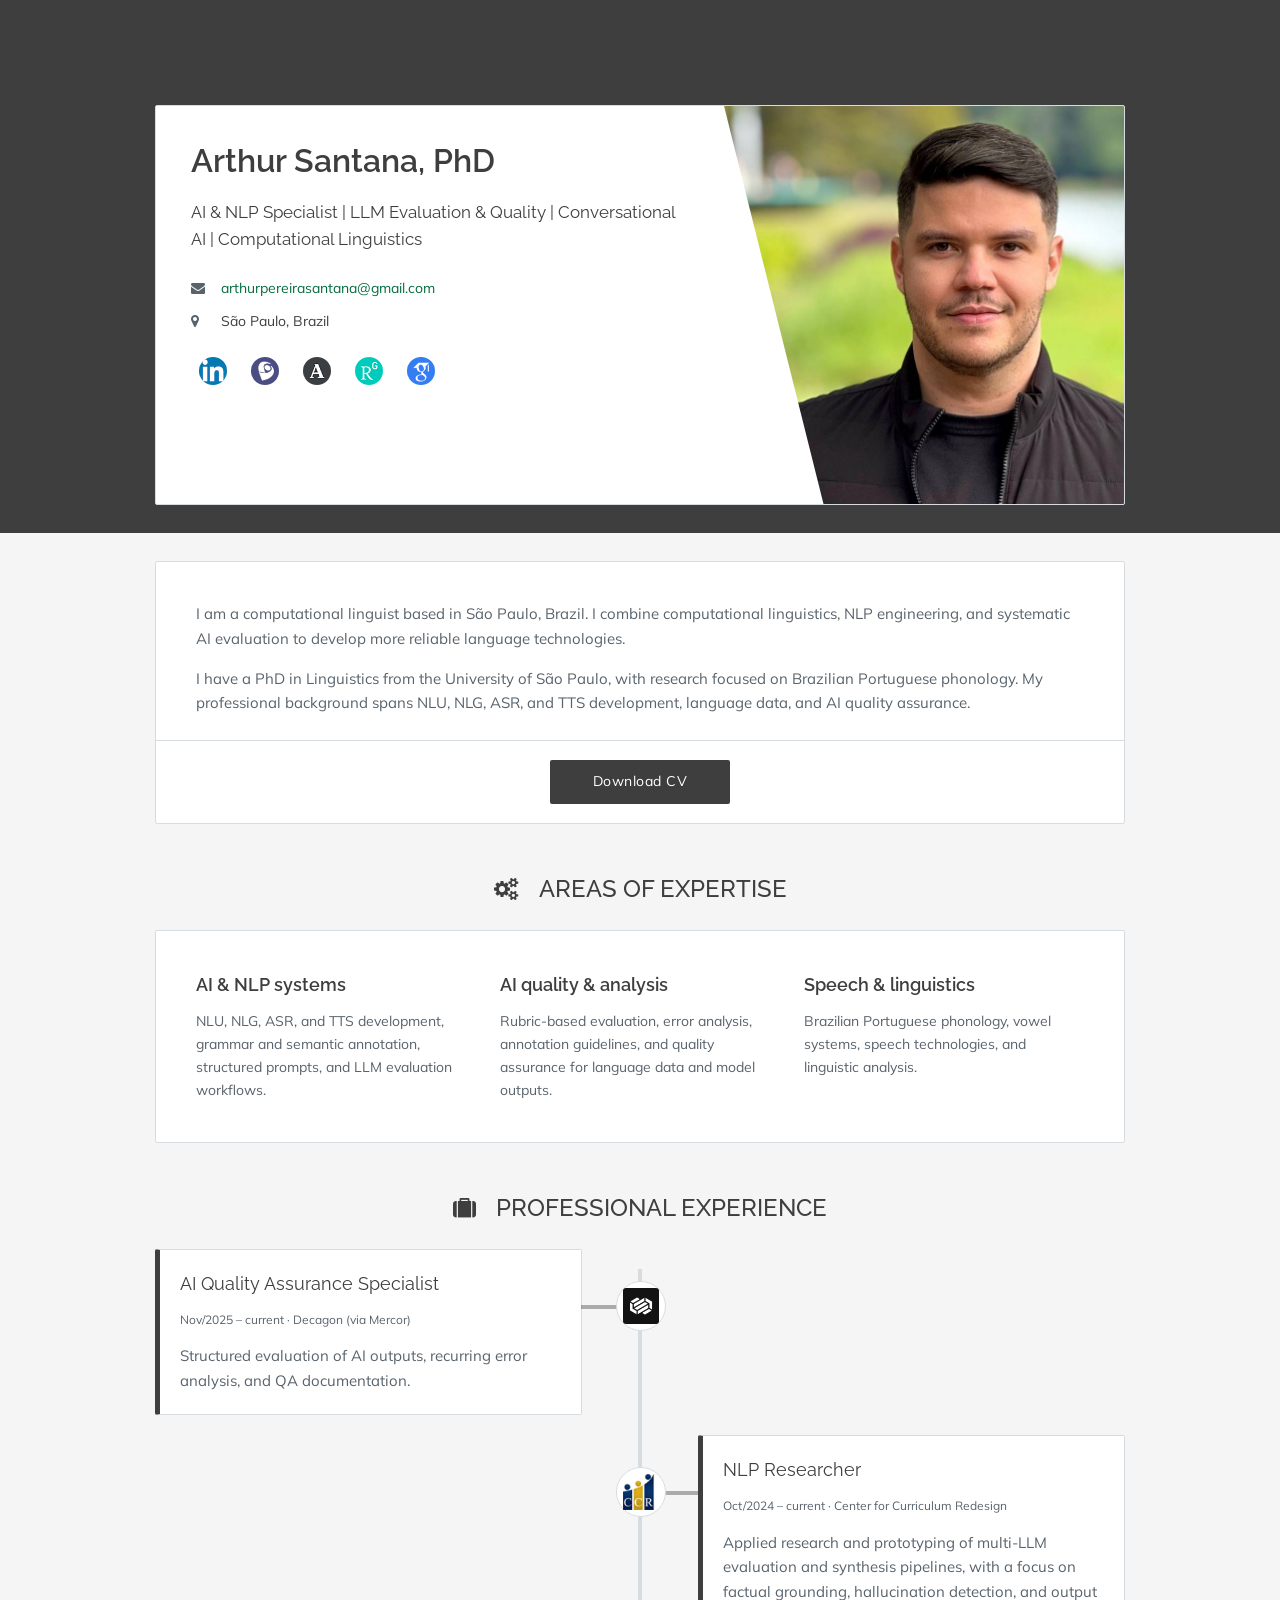
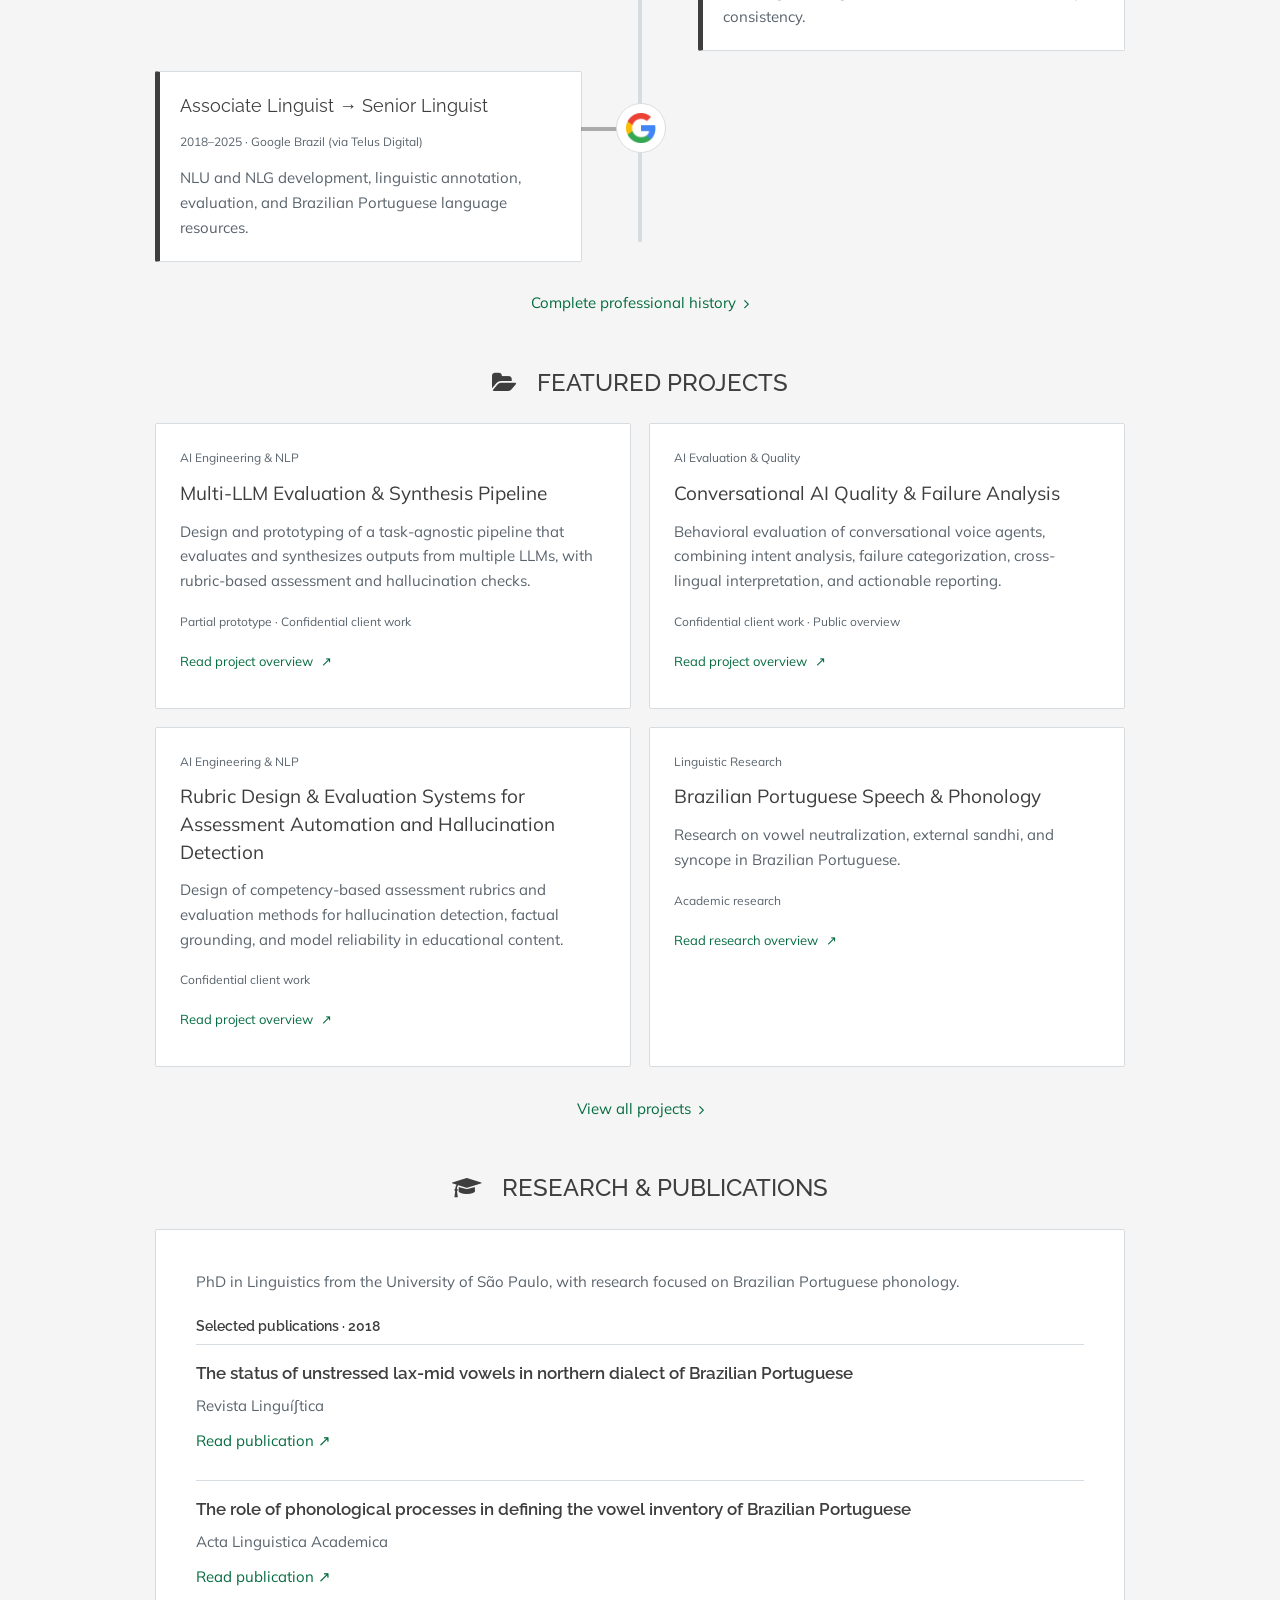
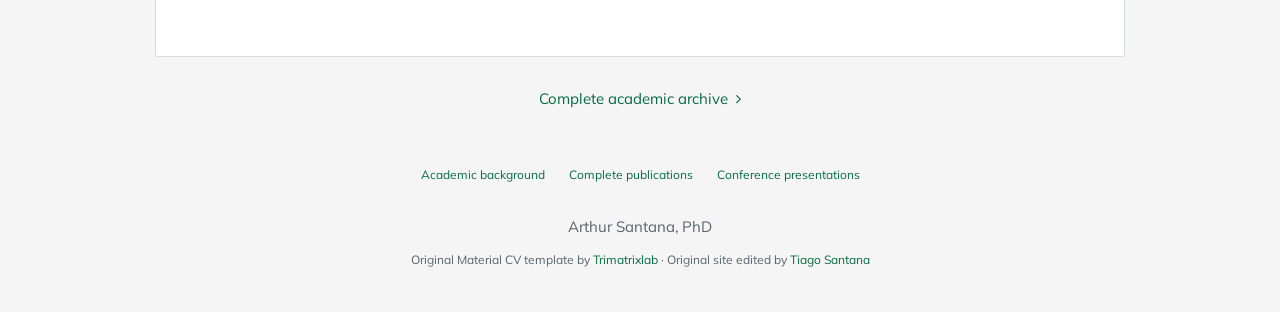
<file: index.html>
<!doctype html>
<html lang="en">
  <head>
    <meta charset="utf-8">
    <meta name="viewport" content="width=device-width, initial-scale=1">
    <title>Computational Linguistics, NLP &amp; AI Evaluation — Arthur Santana</title>
    <meta name="description" content="Arthur Santana, PhD — computational linguist working in NLP and LLM systems, AI evaluation and quality, prompt engineering, and research.">
    <meta name="author" content="Arthur Santana">
    <link rel="canonical" href="https://arthurpsantana.github.io/">
    <meta property="og:title" content="Computational Linguistics, NLP &amp; AI Evaluation — Arthur Santana">
    <meta property="og:description" content="Arthur Santana, PhD — computational linguist working in NLP and LLM systems, AI evaluation and quality, prompt engineering, and research.">
    <meta property="og:type" content="website">
    <meta property="og:url" content="https://arthurpsantana.github.io/">
    <meta name="theme-color" content="#F7F7F4">
    <link rel="icon" href="/images/favicons/favicon.ico">
    <link rel="stylesheet" href="https://fonts.googleapis.com/css?family=Raleway:400,500,600,700%7CMuli:400,600,700&amp;display=swap">
    <link rel="stylesheet" href="/stylesheets/font-awesome.min.css">
    <link rel="stylesheet" href="/stylesheets/materialize.css">
    <link rel="stylesheet" href="/stylesheets/bootstrap.min.css">
    <link rel="stylesheet" href="/stylesheets/style_dark_gray.css">
    <link rel="stylesheet" href="/stylesheets/template-home.css?v=dcca2bcb83ab">
    <script src="/javascript/portfolio.js" defer>
    </script>
  </head>
  <body class="template-home">
    <a class="skip-link" href="#main-content">Skip to content</a>
    <header id="home">
      <div class="header-background section">
        <div id="v-card-holder">
          <div class="container">
            <div id="v-card" class="card">
              <div id="profile" class="right">
                <img class="img-responsive" src="/images/arthur-profile6.jpg" alt="Arthur Santana" width="804" height="802" fetchpriority="high">
                <div class="slant" aria-hidden="true">
                </div>
              </div>
              <div class="card-content">
                <div class="info-headings">
                  <h1>Arthur Santana, PhD</h1>
                  <p class="professional-subheading">AI &amp; NLP Specialist | LLM Evaluation &amp; Quality | Conversational AI | Computational Linguistics</p>
                </div>
                <div class="infos">
                  <ul class="profile-list">
                    <li>
                      <i class="fa fa-envelope" aria-hidden="true">
                      </i>
                      <a href="mailto:arthurpereirasantana@gmail.com">arthurpereirasantana@gmail.com</a>
                    </li>
                    <li>
                      <i class="fa fa-map-marker" aria-hidden="true">
                      </i>
                      <span>São Paulo, Brazil</span>
                    </li>
                  </ul>
                </div>
                <div class="links" aria-label="Professional and academic profiles">
                  <a class="social" href="https://linkedin.com/in/arthursantana/" aria-label="LinkedIn">
                    <img src="/images/linkedin.png" alt="" width="28" height="28">
                  </a>
                  <a class="social" href="http://lattes.cnpq.br/4590901109808565" aria-label="Lattes CV">
                    <img src="/images/lattes.png" alt="" width="28" height="28">
                  </a>
                  <a class="social" href="http://usp-br.academia.edu/ArthurSantana" aria-label="Academia">
                    <img src="/images/academia.png" alt="" width="28" height="28">
                  </a>
                  <a class="social" href="https://www.researchgate.net/profile/Arthur_Santana3" aria-label="ResearchGate">
                    <img src="/images/researchgate.png" alt="" width="28" height="28">
                  </a>
                  <a class="social" href="https://scholar.google.com/citations?user=0M0OKCoAAAAJ&hl" aria-label="Google Scholar">
                    <img src="/images/google.png" alt="" width="28" height="28">
                  </a>
                </div>
              </div>
            </div>
          </div>
        </div>
      </div>
    </header>
    <main id="main-content" tabindex="-1">
      <section id="about" class="section">
        <div class="container">
          <div id="about-card" class="card">
            <div class="card-content">
              <h2 class="sr-only">About</h2>
              <p>I am a computational linguist based in São Paulo, Brazil. I combine computational linguistics, NLP engineering, and systematic AI evaluation to develop more reliable language technologies.</p>
              <p>I have a PhD in Linguistics from the University of São Paulo, with research focused on Brazilian Portuguese phonology. My professional background spans NLU, NLG, ASR, and TTS development, language data, and AI quality assurance.</p>
            </div>
            <div class="card-action about-btn">
              <a href="/arthuCV.pdf?v=fe2b93e1adfd" class="btn">Download CV
              </a>
            </div>
          </div>
        </div>
      </section>
      <section id="expertise" class="section">
        <div class="container">
          <div class="section-title">
            <h2><i class="title-icon fa fa-cogs" aria-hidden="true"></i>Areas of Expertise</h2>
          </div>
          <div class="card">
            <div class="card-content expertise-grid">
              <article class="expertise-item">
                <h3>AI &amp; NLP systems</h3>
                <p>NLU, NLG, ASR, and TTS development, grammar and semantic annotation, structured prompts, and LLM evaluation workflows.</p>
              </article>
              <article class="expertise-item">
                <h3>AI quality &amp; analysis</h3>
                <p>Rubric-based evaluation, error analysis, annotation guidelines, and quality assurance for language data and model outputs.</p>
              </article>
              <article class="expertise-item">
                <h3>Speech &amp; linguistics</h3>
                <p>Brazilian Portuguese phonology, vowel systems, speech technologies, and linguistic analysis.</p>
              </article>
            </div>
          </div>
        </div>
      </section>
      <section id="experience" class="section">
        <div class="container">
          <div class="section-title">
            <h2>
              <i class="title-icon fa fa-suitcase" aria-hidden="true">
              </i>Professional Experience</h2>
          </div>
          <div id="timeline-experience">
            <article class="timeline-block">
              <div class="timeline-dot" aria-hidden="true">
                <img class="organization-logo organization-logo-decagon" src="/images/organizations/decagon.png" alt="" width="36" height="36" loading="lazy">
              </div>
              <div class="card timeline-content">
                <div class="card-content">
                  <h3 class="timeline-title">AI Quality Assurance Specialist</h3>
                  <p class="entry-meta">Nov/2025 – current · Decagon (via Mercor)</p>
                  <p>Structured evaluation of AI outputs, recurring error analysis, and QA documentation.</p>
                </div>
              </div>
            </article>
            <article class="timeline-block">
              <div class="timeline-dot" aria-hidden="true">
                <img class="organization-logo organization-logo-ccr" src="/images/organizations/ccr.png" alt="" width="36" height="36" loading="lazy">
              </div>
              <div class="card timeline-content">
                <div class="card-content">
                  <h3 class="timeline-title">NLP Researcher</h3>
                  <p class="entry-meta">Oct/2024 – current · Center for Curriculum Redesign</p>
                  <p>Applied research and prototyping of multi-LLM evaluation and synthesis pipelines, with a focus on factual grounding, hallucination detection, and output consistency.</p>
                </div>
              </div>
            </article>
            <article class="timeline-block">
              <div class="timeline-dot" aria-hidden="true">
                <img class="organization-logo organization-logo-google" src="/images/organizations/google.png" alt="" width="36" height="36" loading="lazy">
              </div>
              <div class="card timeline-content">
                <div class="card-content">
                  <h3 class="timeline-title">Associate Linguist → Senior Linguist</h3>
                  <p class="entry-meta">2018–2025 · Google Brazil (via Telus Digital)</p>
                  <p>NLU and NLG development, linguistic annotation, evaluation, and Brazilian Portuguese language resources.</p>
                </div>
              </div>
            </article>
          </div>
          <p class="section-link">
            <a href="/experience/">Complete professional history <i class="fa fa-angle-right" aria-hidden="true">
              </i>
            </a>
          </p>
        </div>
      </section>
      <section id="projects" class="section">
        <div class="container">
          <div class="section-title">
            <h2>
              <i class="title-icon fa fa-folder-open" aria-hidden="true">
              </i>Featured Projects</h2>
          </div>
          <div class="project-grid">
            <article class="card project-card" data-category="AI Engineering &amp; NLP">
              <div class="card-content">
                <p class="project-category">AI Engineering & NLP</p>
                <h3>
                  <a href="/projects/multi-llm-collaboration/">Multi-LLM Evaluation &amp; Synthesis Pipeline</a>
                </h3>
                <p>Design and prototyping of a task-agnostic pipeline that evaluates and synthesizes outputs from multiple LLMs, with rubric-based assessment and hallucination checks.</p>
                <p class="status">Partial prototype · Confidential client work</p>
                <a class="text-link" href="/projects/multi-llm-collaboration/">Read project overview <span aria-hidden="true">↗</span>
                </a>
              </div>
            </article>
            <article class="card project-card" data-category="AI Evaluation &amp; Quality">
              <div class="card-content">
                <p class="project-category">AI Evaluation & Quality</p>
                <h3>
                  <a href="/projects/conversational-ai-quality/">Conversational AI Quality & Failure Analysis</a>
                </h3>
                <p>Behavioral evaluation of conversational voice agents, combining intent analysis, failure categorization, cross-lingual interpretation, and actionable reporting.</p>
                <p class="status">Confidential client work · Public overview</p>
                <a class="text-link" href="/projects/conversational-ai-quality/">Read project overview <span aria-hidden="true">↗</span>
                </a>
              </div>
            </article>
            <article class="card project-card" data-category="AI Engineering &amp; NLP">
              <div class="card-content">
                <p class="project-category">AI Engineering & NLP</p>
                <h3>
                  <a href="/projects/competency-mapping/">Rubric Design &amp; Evaluation Systems for Assessment Automation and Hallucination Detection</a>
                </h3>
                <p>Design of competency-based assessment rubrics and evaluation methods for hallucination detection, factual grounding, and model reliability in educational content.</p>
                <p class="status">Confidential client work</p>
                <a class="text-link" href="/projects/competency-mapping/">Read project overview <span aria-hidden="true">↗</span>
                </a>
              </div>
            </article>
            <article class="card project-card" data-category="Linguistic Research">
              <div class="card-content">
                <p class="project-category">Linguistic Research</p>
                <h3>
                  <a href="/projects/brazilian-portuguese/">Brazilian Portuguese Speech & Phonology</a>
                </h3>
                <p>Research on vowel neutralization, external sandhi, and syncope in Brazilian Portuguese.</p>
                <p class="status">Academic research</p>
                <a class="text-link" href="/projects/brazilian-portuguese/">Read research overview <span aria-hidden="true">↗</span>
                </a>
              </div>
            </article>
          </div>
          <p class="section-link">
            <a href="/projects/">View all projects <i class="fa fa-angle-right" aria-hidden="true">
              </i>
            </a>
          </p>
        </div>
      </section>
      <section id="research" class="section">
        <div class="container">
          <div class="section-title">
            <h2>
              <i class="title-icon fa fa-graduation-cap" aria-hidden="true">
              </i>Research &amp; Publications</h2>
          </div>
          <div class="card">
            <div class="card-content publication-list">
              <p>PhD in Linguistics from the University of São Paulo, with research focused on Brazilian Portuguese phonology.</p>
              <h3 class="list-heading">Selected publications · 2018</h3>
              <article>
                <h3>The status of unstressed lax-mid vowels in northern dialect of Brazilian Portuguese</h3>
                <p>Revista Linguíʃtica</p>
                <a href="https://revistas.ufrj.br/index.php/rl/article/view/17526">Read publication ↗</a>
              </article>
              <article>
                <h3>The role of phonological processes in defining the vowel inventory of Brazilian Portuguese</h3>
                <p>Acta Linguistica Academica</p>
                <a href="https://akademiai.com/doi/pdf/10.1556/2062.2018.65.1.4">Read publication ↗</a>
              </article>
            </div>
          </div>
          <p class="section-link">
            <a href="/research/">Complete academic archive <i class="fa fa-angle-right" aria-hidden="true">
              </i>
            </a>
          </p>
        </div>
      </section>
      <div class="container legacy-anchors" aria-label="Academic archive links">
        <a id="education" href="/research/#background">Academic background</a>
        <a id="articles" href="/research/#articles">Complete publications</a>
        <a id="conferences" href="/research/#conferences">Conference presentations</a>
      </div>
    </main>
    <footer>
      <div class="container">
        <p>Arthur Santana, PhD</p>
        <p class="template-credit">Original Material CV template by <a href="https://themeforest.net/user/trimatrixlab">Trimatrixlab</a> · Original site edited by <a href="http://tiag0santana.github.io/">Tiago Santana</a>
        </p>
      </div>
    </footer>
  </body>
</html>
</file>
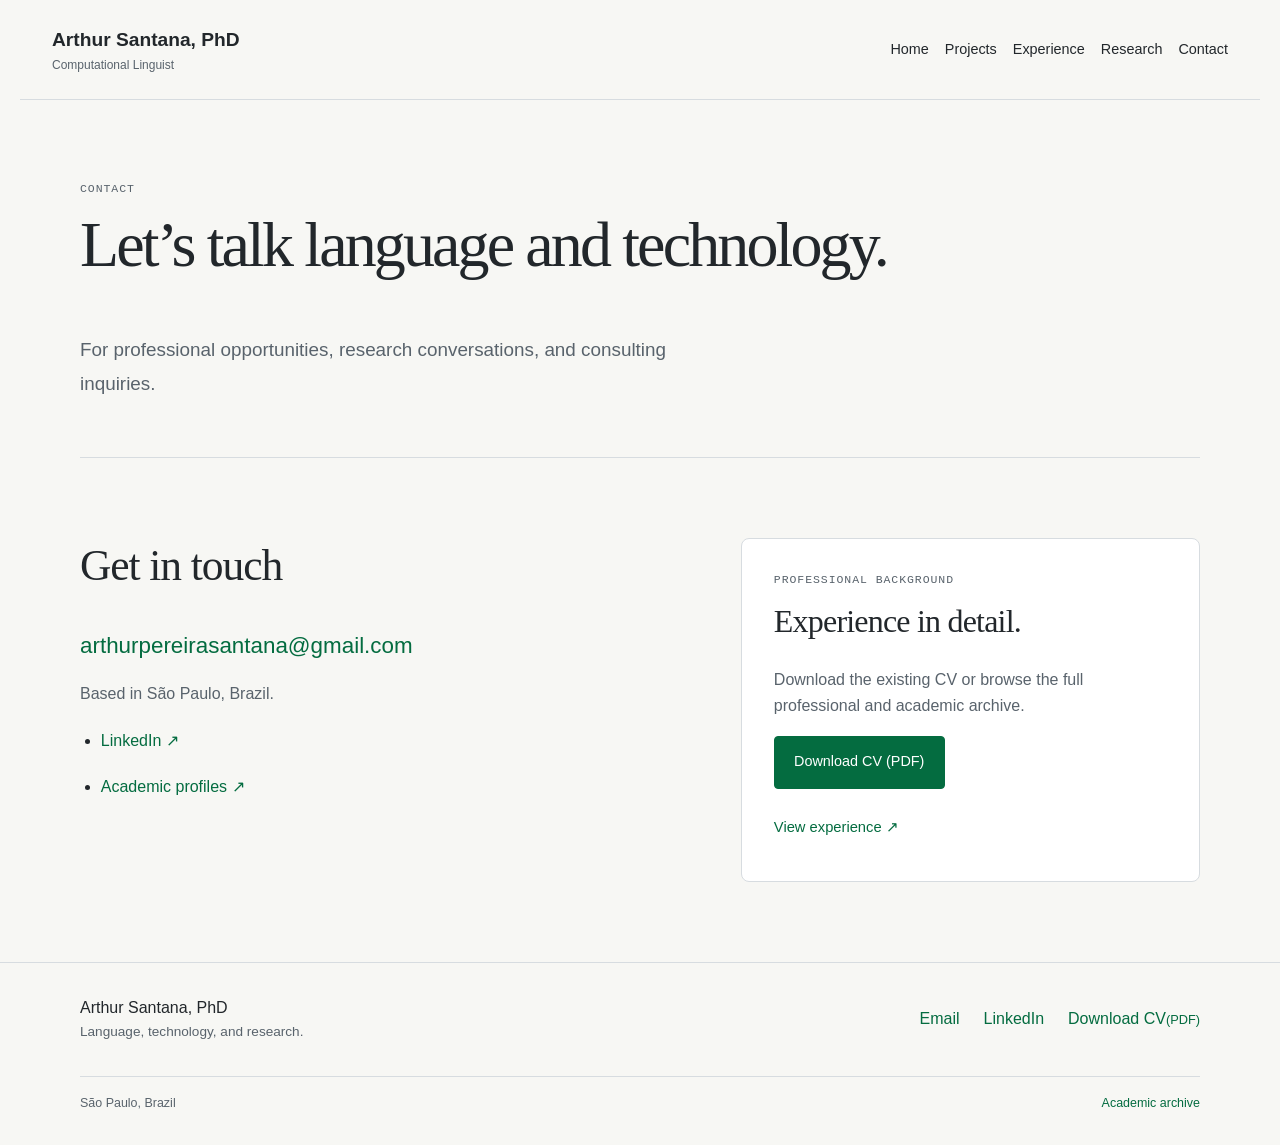
<file: contact/index.html>
<!doctype html>
<html lang="en">
  <head>
    <meta charset="utf-8">
    <meta name="viewport" content="width=device-width, initial-scale=1">
    <title>Contact — Arthur Santana</title>
    <meta name="description" content="Contact Arthur Santana for professional opportunities, research conversations, and consulting inquiries.">
    <meta name="author" content="Arthur Santana">
    <link rel="canonical" href="https://arthurpsantana.github.io/contact/">
    <meta property="og:title" content="Contact — Arthur Santana">
    <meta property="og:description" content="Contact Arthur Santana for professional opportunities, research conversations, and consulting inquiries.">
    <meta property="og:type" content="website">
    <meta property="og:url" content="https://arthurpsantana.github.io/contact/">
    <meta name="theme-color" content="#F7F7F4">
    <link rel="icon" href="/images/favicons/favicon.ico">
    <link rel="stylesheet" href="/stylesheets/portfolio.css">
    <script src="/javascript/portfolio.js" defer>
    </script>
  </head>
  <body>
    <a class="skip-link" href="#main-content">Skip to content</a>
    <header class="site-header">
      <a class="site-brand" href="/">Arthur Santana, PhD<span>Computational Linguist</span>
      </a>
      <button class="menu-toggle" type="button" aria-expanded="false" aria-controls="site-navigation" hidden>Menu</button>
      <nav class="site-navigation" id="site-navigation" aria-label="Main navigation">
        <a href="/">Home</a>
        <a href="/projects/">Projects</a>
        <a href="/experience/">Experience</a>
        <a href="/research/">Research</a>
        <a href="/contact/" aria-current="page">Contact</a>
      </nav>
    </header>
    <main id="main-content" tabindex="-1">
      <section class="page-intro wrap">
        <p class="eyebrow">Contact</p>
        <h1>Let’s talk language and technology.</h1>
        <p class="lede">For professional opportunities, research conversations, and consulting inquiries.</p>
      </section>
      <section class="wrap contact-layout section-space">
        <div>
          <h2>Get in touch</h2>
          <a class="contact-email" href="mailto:arthurpereirasantana@gmail.com">arthurpereirasantana@gmail.com</a>
          <p>Based in São Paulo, Brazil.</p>
          <ul class="link-list">
            <li>
              <a href="https://linkedin.com/in/arthursantana/">LinkedIn ↗</a>
            </li>
            <li>
              <a href="/research/#profiles">Academic profiles ↗</a>
            </li>
          </ul>
        </div>
        <aside class="contact-card">
          <p class="eyebrow">Professional background</p>
          <h2>Experience in detail.</h2>
          <p>Download the existing CV or browse the full professional and academic archive.</p>
          <a class="button" href="/arthuCV.pdf?v=fe2b93e1adfd">Download CV (PDF)</a>
          <a class="text-link" href="/experience/">View experience ↗</a>
        </aside>
      </section>
    </main>
    <footer class="site-footer">
      <div class="footer-contact">
        <p>Arthur Santana, PhD<span>Language, technology, and research.</span>
        </p>
        <a href="mailto:arthurpereirasantana@gmail.com">Email</a>
        <a href="https://linkedin.com/in/arthursantana/">LinkedIn</a>
        <a href="/arthuCV.pdf?v=fe2b93e1adfd">Download CV <span class="small">(PDF)</span>
        </a>
      </div>
      <div class="footer-bottom">
        <span>São Paulo, Brazil</span>
        <a href="/research/">Academic archive</a>
      </div>
    </footer>
  </body>
</html>
</file>
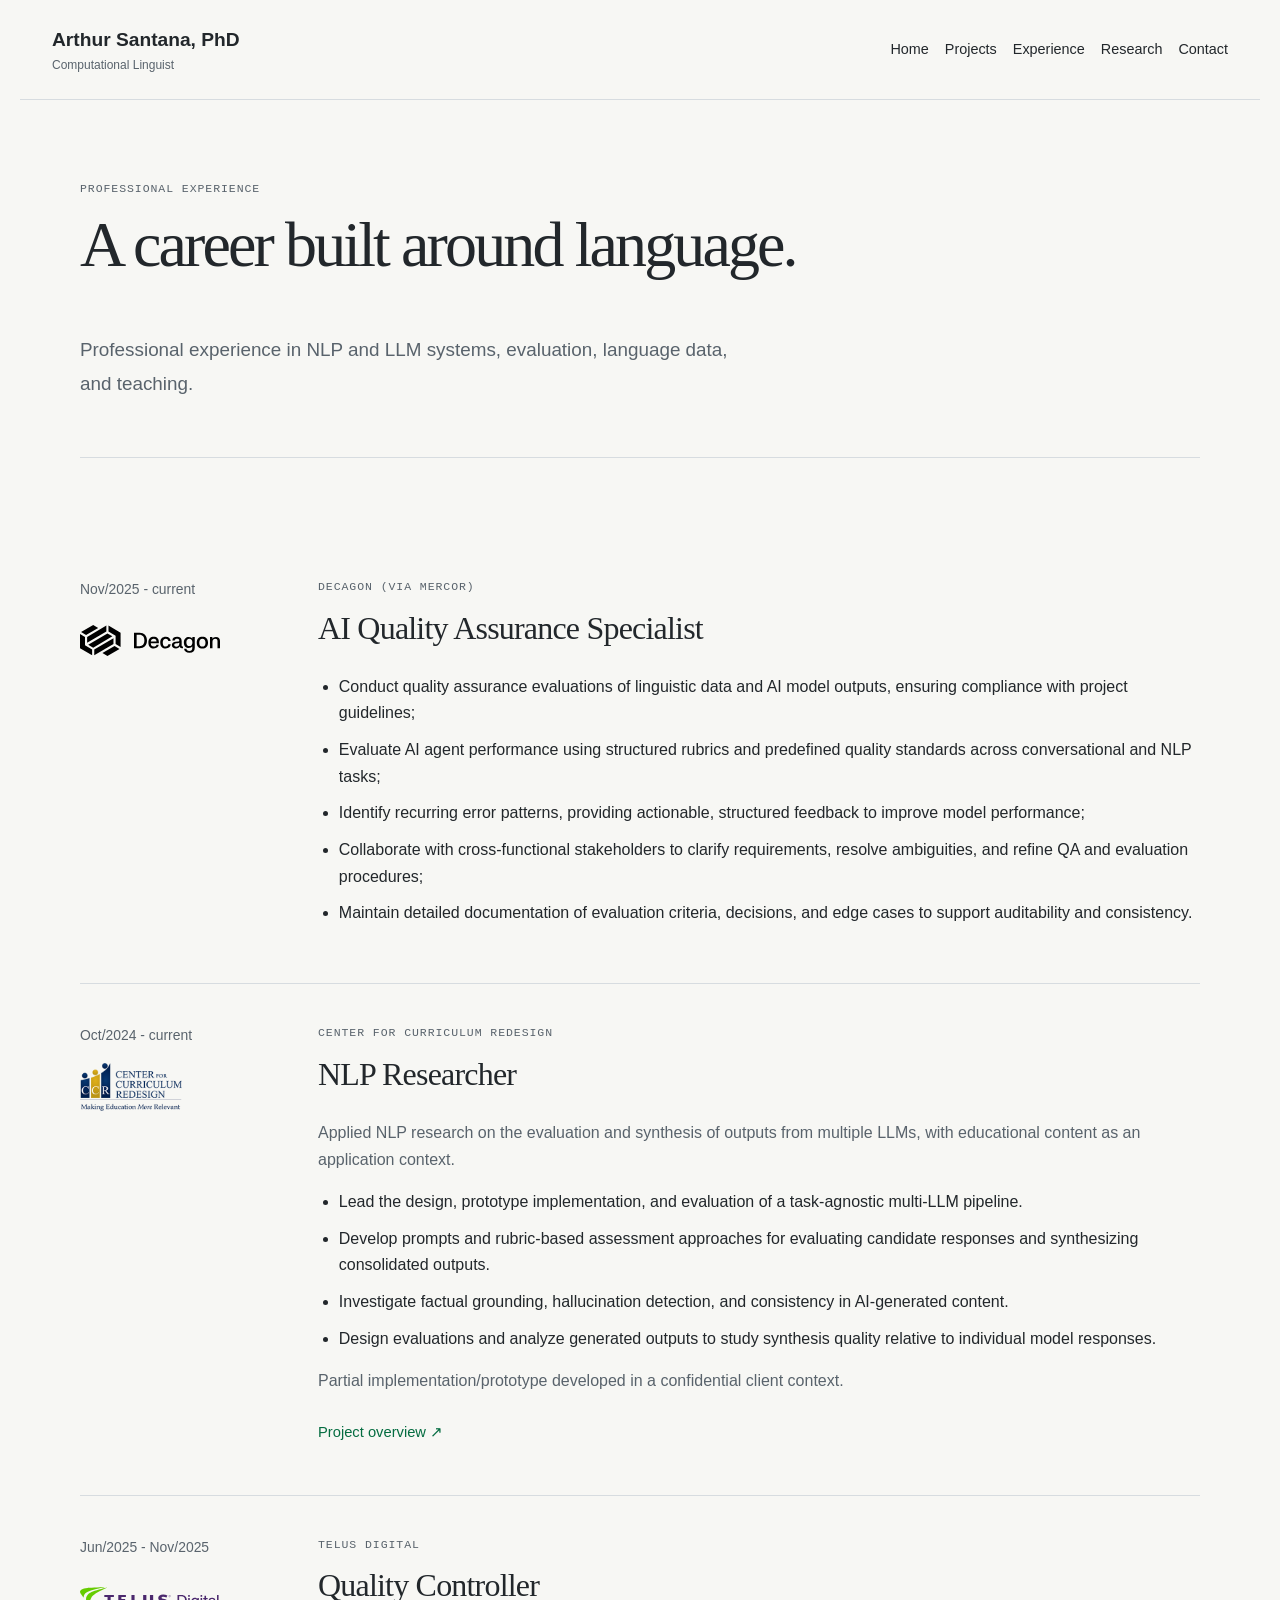
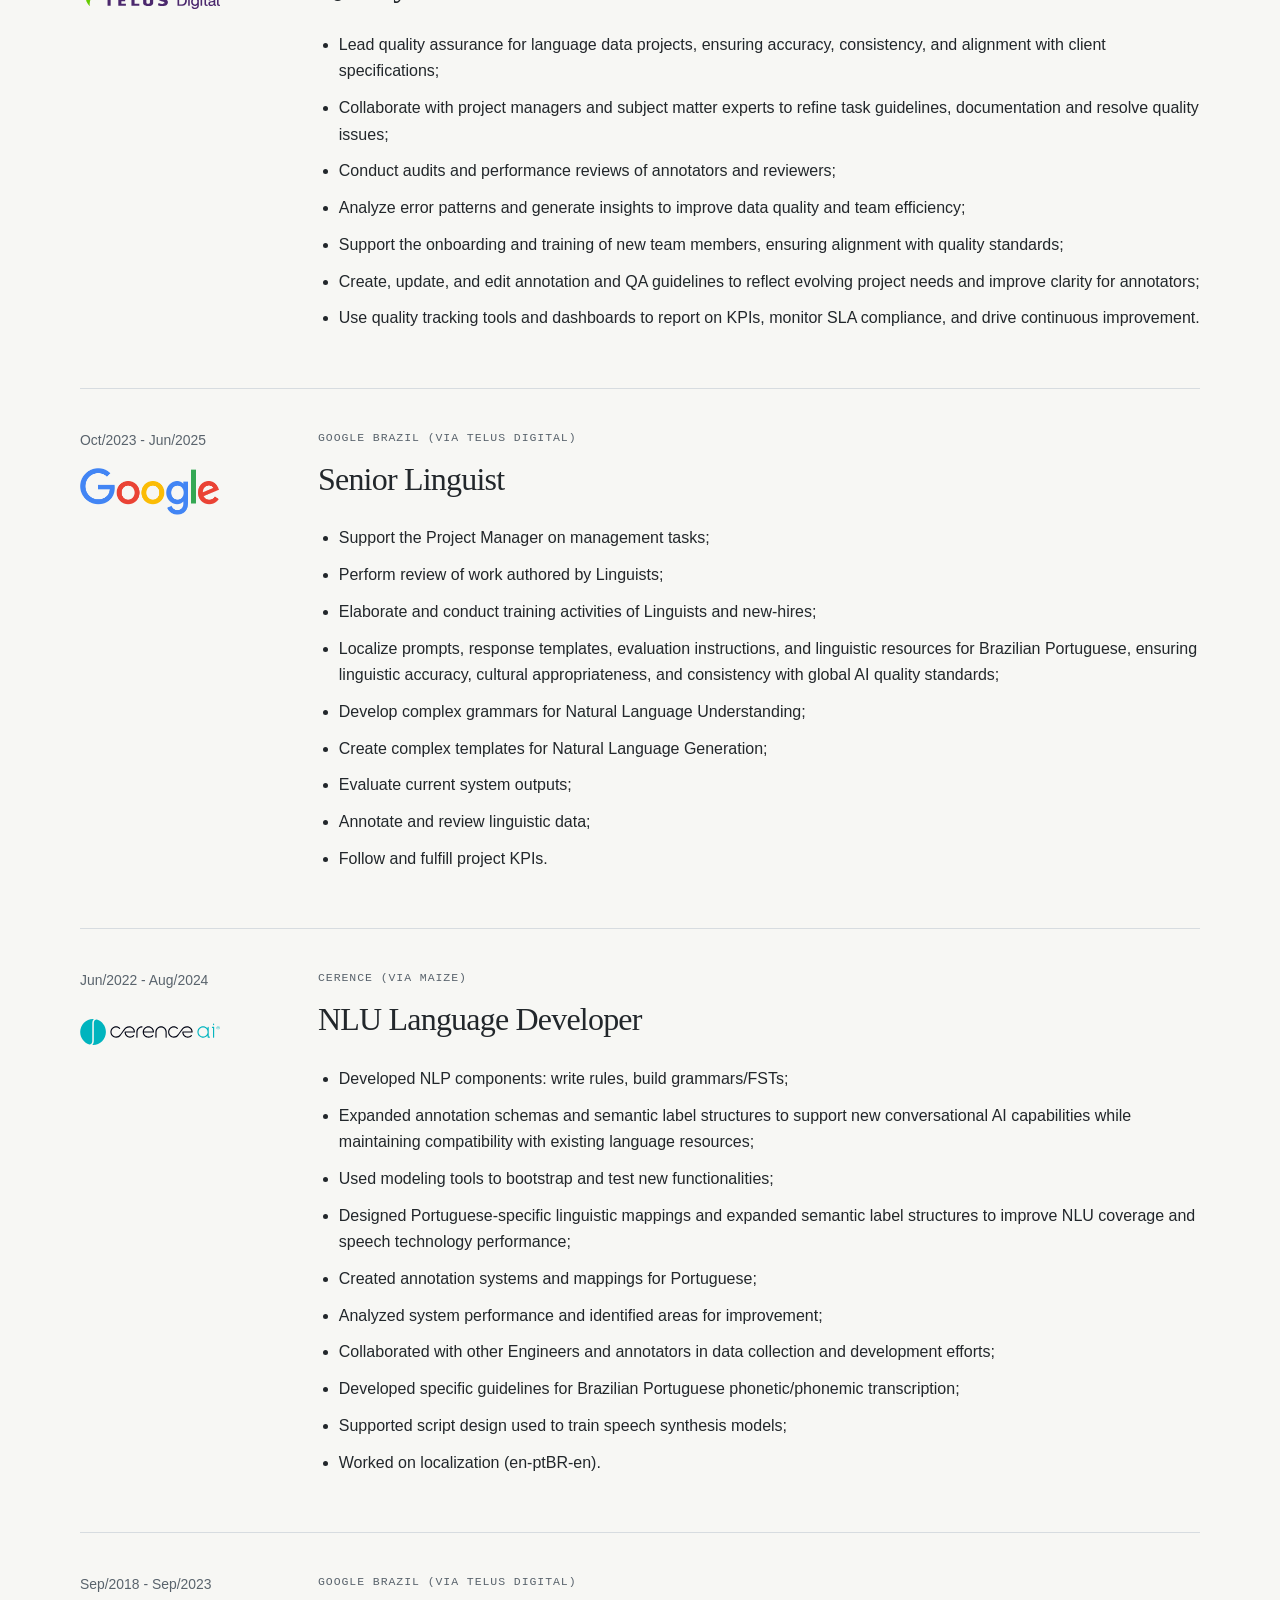
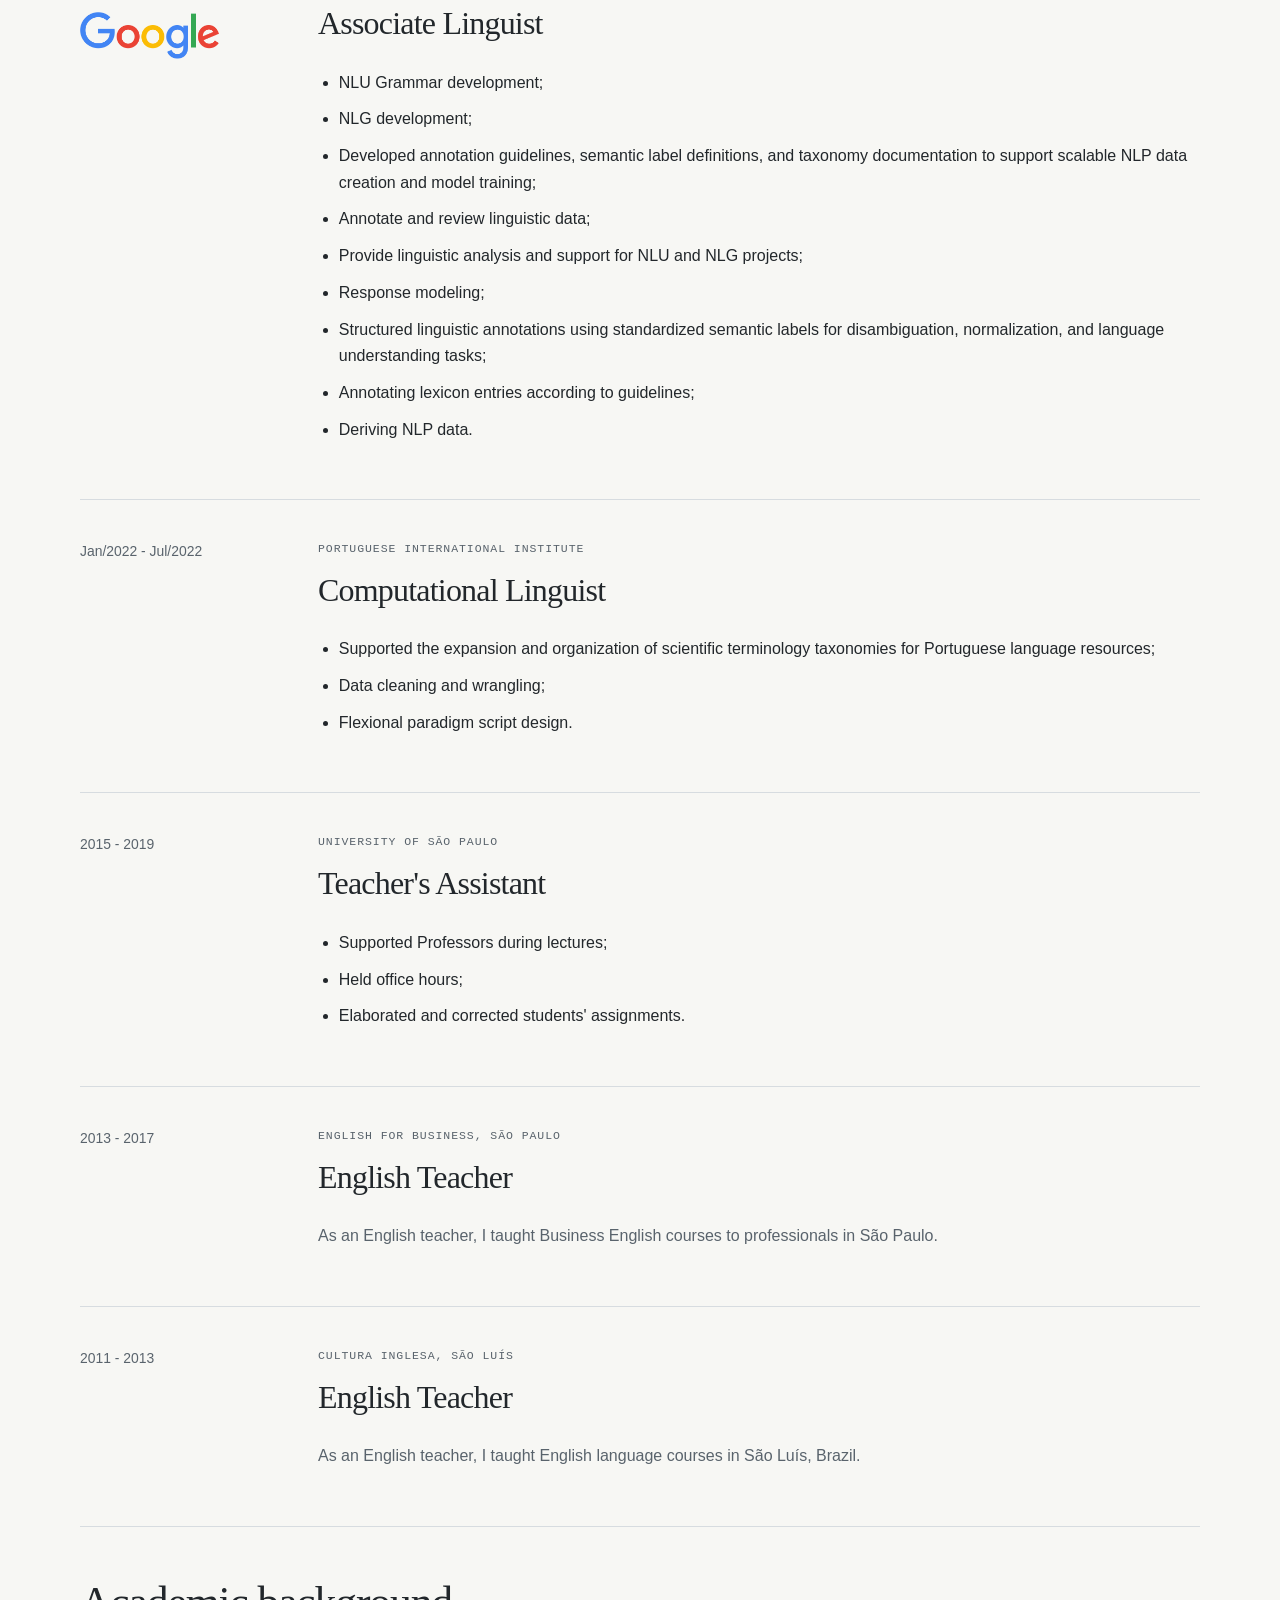
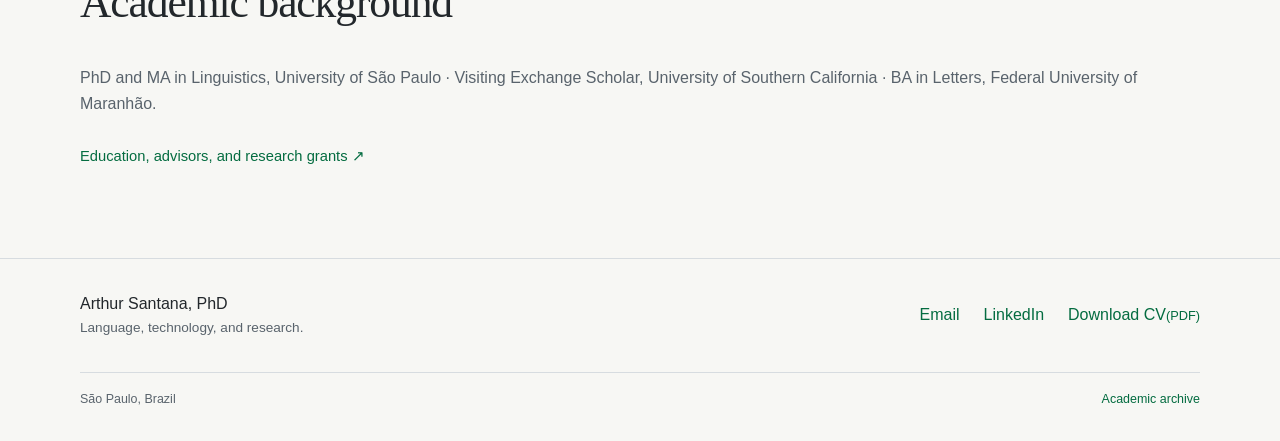
<file: experience/index.html>
<!doctype html>
<html lang="en">
  <head>
    <meta charset="utf-8">
    <meta name="viewport" content="width=device-width, initial-scale=1">
    <title>Experience — Arthur Santana</title>
    <meta name="description" content="Arthur Santana’s complete professional history in computational linguistics, NLP engineering, AI evaluation, and teaching.">
    <meta name="author" content="Arthur Santana">
    <link rel="canonical" href="https://arthurpsantana.github.io/experience/">
    <meta property="og:title" content="Experience — Arthur Santana">
    <meta property="og:description" content="Arthur Santana’s complete professional history in computational linguistics, NLP engineering, AI evaluation, and teaching.">
    <meta property="og:type" content="website">
    <meta property="og:url" content="https://arthurpsantana.github.io/experience/">
    <meta name="theme-color" content="#F7F7F4">
    <link rel="icon" href="/images/favicons/favicon.ico">
    <link rel="stylesheet" href="/stylesheets/portfolio.css?v=129922867d8f">
    <script src="/javascript/portfolio.js" defer>
    </script>
  </head>
  <body>
    <a class="skip-link" href="#main-content">Skip to content</a>
    <header class="site-header">
      <a class="site-brand" href="/">Arthur Santana, PhD<span>Computational Linguist</span>
      </a>
      <button class="menu-toggle" type="button" aria-expanded="false" aria-controls="site-navigation" hidden>Menu</button>
      <nav class="site-navigation" id="site-navigation" aria-label="Main navigation">
        <a href="/">Home</a>
        <a href="/projects/">Projects</a>
        <a href="/experience/" aria-current="page">Experience</a>
        <a href="/research/">Research</a>
        <a href="/contact/">Contact</a>
      </nav>
    </header>
    <main id="main-content" tabindex="-1">
      <section class="page-intro wrap">
        <p class="eyebrow">Professional experience</p>
        <h1>A career built around language.</h1>
        <p class="lede">Professional experience in NLP and LLM systems, evaluation, language data, and teaching.</p>
      </section>
      <section class="wrap section-space">
        <article class="experience-entry" id="expModal1">
          <div class="experience-date"><span>Nov/2025 - current</span>
            <img class="experience-logo" src="/images/organizations/decagon-wordmark.svg" alt="Decagon logo" width="140" height="48" loading="lazy"></div>
          <div>
            <p class="eyebrow">Decagon (via Mercor)</p>
            <h2>AI Quality Assurance Specialist</h2>
            <ul>
              <li>Conduct quality assurance evaluations of linguistic data and AI model outputs, ensuring compliance with project guidelines;</li>
              <li>Evaluate AI agent performance using structured rubrics and predefined quality standards across conversational and NLP tasks;</li>
              <li>Identify recurring error patterns, providing actionable, structured feedback to improve model performance;</li>
              <li>Collaborate with cross-functional stakeholders to clarify requirements, resolve ambiguities, and refine QA and evaluation procedures;</li>
              <li>Maintain detailed documentation of evaluation criteria, decisions, and edge cases to support auditability and consistency.</li>
            </ul>
          </div>
        </article>
        <article class="experience-entry" id="expModal2">
          <div class="experience-date"><span>Oct/2024 - current</span>
            <img class="experience-logo" src="/images/organizations/ccr-wordmark.png" alt="Center for Curriculum Redesign logo" width="140" height="48" loading="lazy"></div>
          <div>
            <p class="eyebrow">Center for Curriculum Redesign</p>
            <h2>NLP Researcher</h2>
            <p>Applied NLP research on the evaluation and synthesis of outputs from multiple LLMs, with educational content as an application context.</p>
            <ul>
              <li>Lead the design, prototype implementation, and evaluation of a task-agnostic multi-LLM pipeline.</li>
              <li>Develop prompts and rubric-based assessment approaches for evaluating candidate responses and synthesizing consolidated outputs.</li>
              <li>Investigate factual grounding, hallucination detection, and consistency in AI-generated content.</li>
              <li>Design evaluations and analyze generated outputs to study synthesis quality relative to individual model responses.</li>
            </ul>
            <p>Partial implementation/prototype developed in a confidential client context.</p>
            <a class="text-link" href="/projects/multi-llm-collaboration/">Project overview ↗</a>
          </div>
        </article>
        <article class="experience-entry" id="expModal3">
          <div class="experience-date"><span>Jun/2025 - Nov/2025</span>
            <img class="experience-logo" src="/images/organizations/telus-digital.svg" alt="TELUS Digital logo" width="140" height="48" loading="lazy"></div>
          <div>
            <p class="eyebrow">Telus Digital</p>
            <h2>Quality Controller</h2>
            <ul>
              <li>Lead quality assurance for language data projects, ensuring accuracy, consistency, and alignment with client specifications;</li>
              <li>Collaborate with project managers and subject matter experts to refine task guidelines, documentation and resolve quality issues;</li>
              <li>Conduct audits and performance reviews of annotators and reviewers;</li>
              <li>Analyze error patterns and generate insights to improve data quality and team efficiency;</li>
              <li>Support the onboarding and training of new team members, ensuring alignment with quality standards;</li>
              <li>Create, update, and edit annotation and QA guidelines to reflect evolving project needs and improve clarity for annotators;</li>
              <li>Use quality tracking tools and dashboards to report on KPIs, monitor SLA compliance, and drive continuous improvement.</li>
            </ul>
          </div>
        </article>
        <article class="experience-entry" id="expModal4">
          <div class="experience-date"><span>Oct/2023 - Jun/2025</span>
            <img class="experience-logo" src="/images/organizations/google-wordmark.png" alt="Google logo" width="140" height="48" loading="lazy"></div>
          <div>
            <p class="eyebrow">Google Brazil (via Telus Digital)</p>
            <h2>Senior Linguist</h2>
            <ul>
              <li>Support the Project Manager on management tasks;</li>
              <li>Perform review of work authored by Linguists;</li>
              <li>Elaborate and conduct training activities of Linguists and new-hires;</li>
              <li>Localize prompts, response templates, evaluation instructions, and linguistic resources for Brazilian Portuguese, ensuring linguistic accuracy, cultural appropriateness, and consistency with global AI quality standards;</li>
              <li>Develop complex grammars for Natural Language Understanding;</li>
              <li>Create complex templates for Natural Language Generation;</li>
              <li>Evaluate current system outputs;</li>
              <li>Annotate and review linguistic data;</li>
              <li>Follow and fulfill project KPIs.</li>
            </ul>
          </div>
        </article>
        <article class="experience-entry" id="expModal5">
          <div class="experience-date"><span>Jun/2022 - Aug/2024</span>
            <img class="experience-logo" src="/images/organizations/cerence.svg" alt="Cerence logo" width="140" height="48" loading="lazy"></div>
          <div>
            <p class="eyebrow">Cerence (via Maize)</p>
            <h2>NLU Language Developer</h2>
            <ul>
              <li>Developed NLP components: write rules, build grammars/FSTs;</li>
              <li>Expanded annotation schemas and semantic label structures to support new conversational AI capabilities while maintaining compatibility with existing language resources;</li>
              <li>Used modeling tools to bootstrap and test new functionalities;</li>
              <li>Designed Portuguese-specific linguistic mappings and expanded semantic label structures to improve NLU coverage and speech technology performance;</li>
              <li>Created annotation systems and mappings for Portuguese;</li>
              <li>Analyzed system performance and identified areas for improvement;</li>
              <li>Collaborated with other Engineers and annotators in data collection and development efforts;</li>
              <li>Developed specific guidelines for Brazilian Portuguese phonetic/phonemic transcription;</li>
              <li>Supported script design used to train speech synthesis models;</li>
              <li>Worked on localization (en-ptBR-en).</li>
            </ul>
          </div>
        </article>
        <article class="experience-entry" id="expModal6">
          <div class="experience-date"><span>Sep/2018 - Sep/2023</span>
            <img class="experience-logo" src="/images/organizations/google-wordmark.png" alt="Google logo" width="140" height="48" loading="lazy"></div>
          <div>
            <p class="eyebrow">Google Brazil (via Telus Digital)</p>
            <h2>Associate Linguist</h2>
            <ul>
              <li>NLU Grammar development;</li>
              <li>NLG development;</li>
              <li>Developed annotation guidelines, semantic label definitions, and taxonomy documentation to support scalable NLP data creation and model training;</li>
              <li>Annotate and review linguistic data;</li>
              <li>Provide linguistic analysis and support for NLU and NLG projects;</li>
              <li>Response modeling;</li>
              <li>Structured linguistic annotations using standardized semantic labels for disambiguation, normalization, and language understanding tasks;</li>
              <li>Annotating lexicon entries according to guidelines;</li>
              <li>Deriving NLP data.</li>
            </ul>
          </div>
        </article>
        <article class="experience-entry" id="expModal7">
          <div class="experience-date">Jan/2022 - Jul/2022</div>
          <div>
            <p class="eyebrow">Portuguese International Institute</p>
            <h2>Computational Linguist</h2>
            <ul>
              <li>Supported the expansion and organization of scientific terminology taxonomies for Portuguese language resources;</li>
              <li>Data cleaning and wrangling;</li>
              <li>Flexional paradigm script design.</li>
            </ul>
          </div>
        </article>
        <article class="experience-entry" id="expModal8">
          <div class="experience-date">2015 - 2019</div>
          <div>
            <p class="eyebrow">University of São Paulo</p>
            <h2>Teacher&#x27;s Assistant</h2>
            <ul>
              <li>Supported Professors during lectures;</li>
              <li>Held office hours;</li>
              <li>Elaborated and corrected students&#x27; assignments.</li>
            </ul>
          </div>
        </article>
        <article class="experience-entry" id="expModal9">
          <div class="experience-date">2013 - 2017</div>
          <div>
            <p class="eyebrow">English for Business, São Paulo</p>
            <h2>English Teacher</h2>
            <p>
              As an English teacher, I taught Business English courses to professionals in São Paulo.
            </p>
          </div>
        </article>
        <article class="experience-entry" id="expModal10">
          <div class="experience-date">2011 - 2013</div>
          <div>
            <p class="eyebrow">Cultura Inglesa, São Luís</p>
            <h2>English Teacher</h2>
            <p>
              As an English teacher, I taught English language courses in São Luís, Brazil.
            </p>
          </div>
        </article>
        <div class="archive-callout">
          <h2>Academic background</h2>
          <p>PhD and MA in Linguistics, University of São Paulo · Visiting Exchange Scholar, University of Southern California · BA in Letters, Federal University of Maranhão.</p>
          <a class="text-link" href="/research/#background">Education, advisors, and research grants ↗</a>
        </div>
      </section>
    </main>
    <footer class="site-footer">
      <div class="footer-contact">
        <p>Arthur Santana, PhD<span>Language, technology, and research.</span>
        </p>
        <a href="mailto:arthurpereirasantana@gmail.com">Email</a>
        <a href="https://linkedin.com/in/arthursantana/">LinkedIn</a>
        <a href="/arthuCV.pdf?v=fe2b93e1adfd">Download CV <span class="small">(PDF)</span>
        </a>
      </div>
      <div class="footer-bottom">
        <span>São Paulo, Brazil</span>
        <a href="/research/">Academic archive</a>
      </div>
    </footer>
  </body>
</html>
</file>
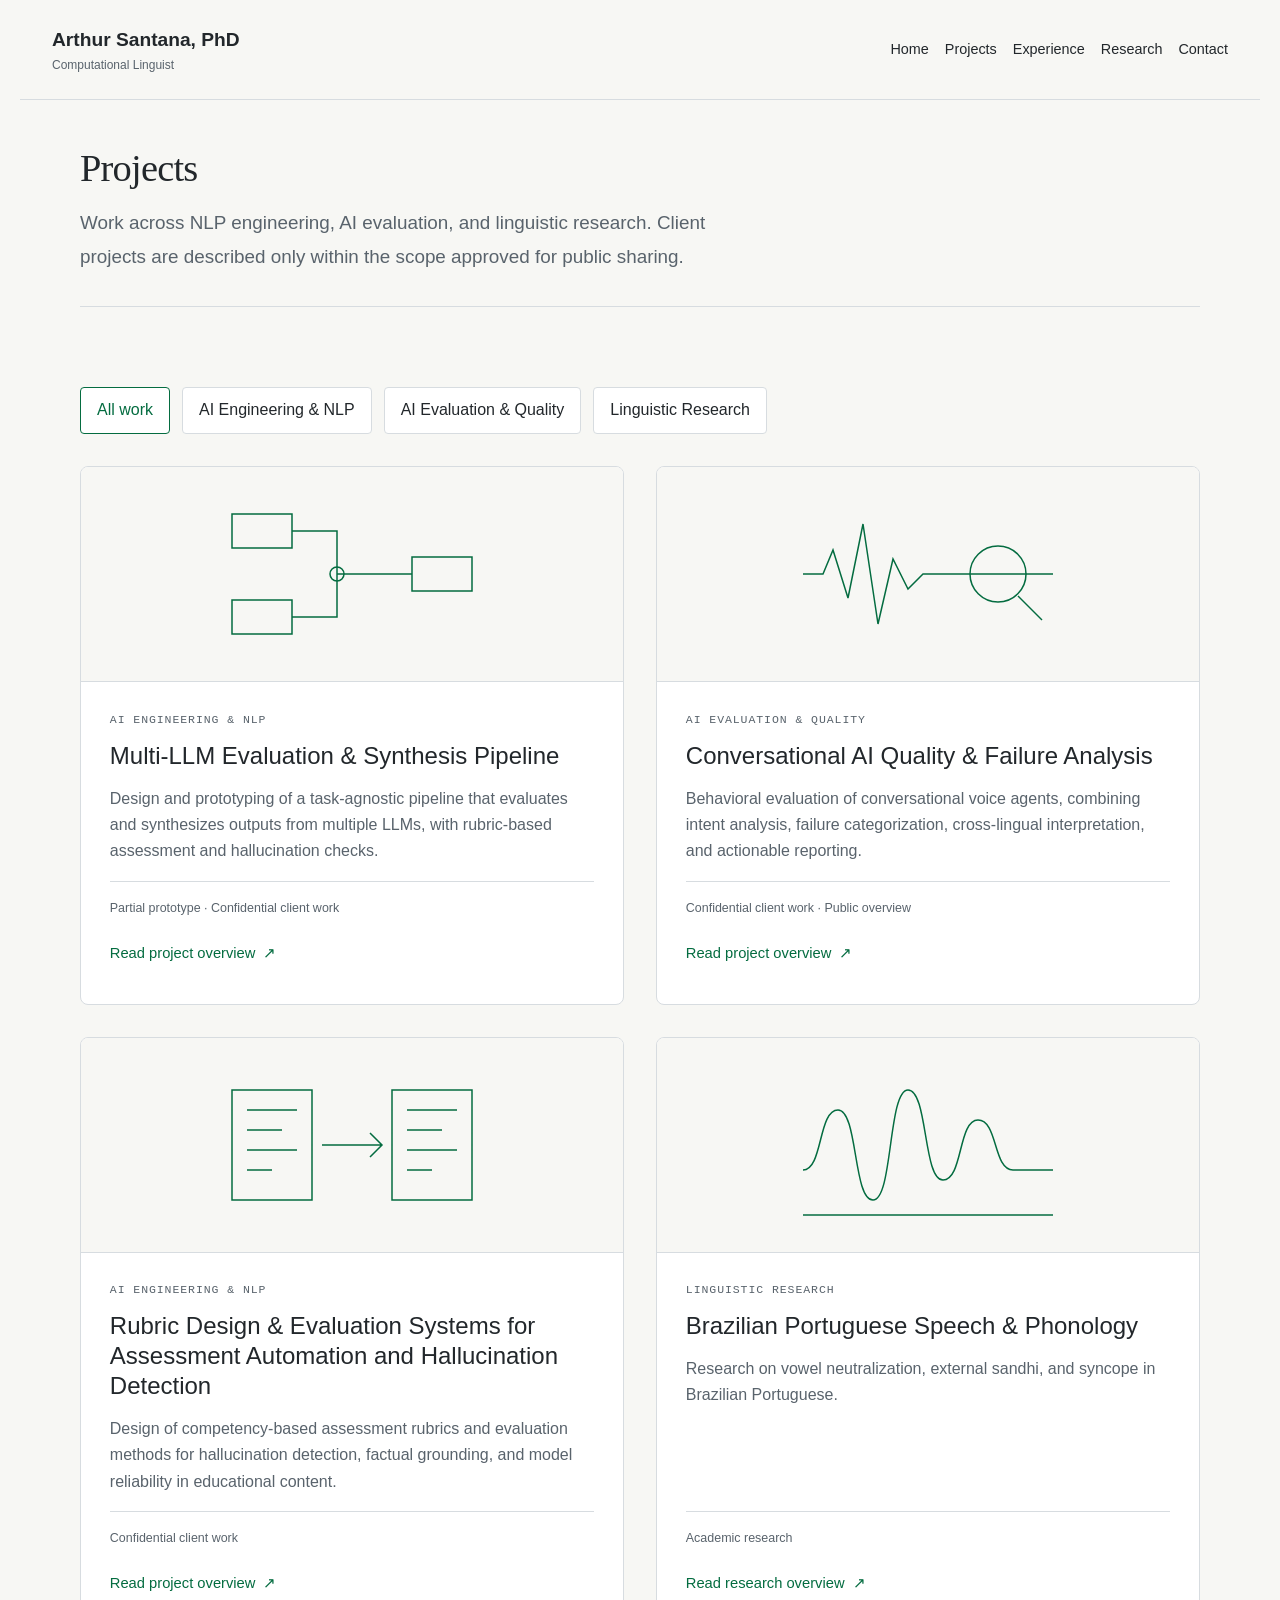
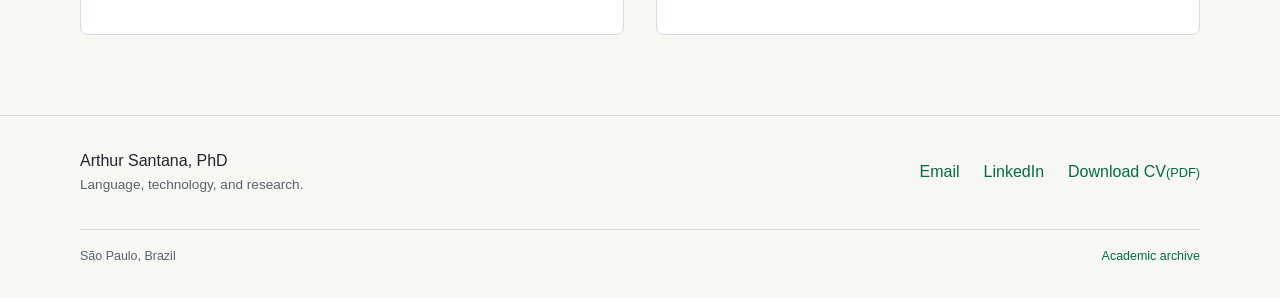
<file: projects/index.html>
<!doctype html>
<html lang="en">
  <head>
    <meta charset="utf-8">
    <meta name="viewport" content="width=device-width, initial-scale=1">
    <title>Projects — Arthur Santana</title>
    <meta name="description" content="Selected projects in LLM systems, AI evaluation, competency mapping, and Brazilian Portuguese phonology.">
    <meta name="author" content="Arthur Santana">
    <link rel="canonical" href="https://arthurpsantana.github.io/projects/">
    <meta property="og:title" content="Projects — Arthur Santana">
    <meta property="og:description" content="Selected projects in LLM systems, AI evaluation, competency mapping, and Brazilian Portuguese phonology.">
    <meta property="og:type" content="website">
    <meta property="og:url" content="https://arthurpsantana.github.io/projects/">
    <meta name="theme-color" content="#F7F7F4">
    <link rel="icon" href="/images/favicons/favicon.ico">
    <link rel="stylesheet" href="/stylesheets/portfolio.css">
    <script src="/javascript/portfolio.js" defer>
    </script>
  </head>
  <body>
    <a class="skip-link" href="#main-content">Skip to content</a>
    <header class="site-header">
      <a class="site-brand" href="/">Arthur Santana, PhD<span>Computational Linguist</span>
      </a>
      <button class="menu-toggle" type="button" aria-expanded="false" aria-controls="site-navigation" hidden>Menu</button>
      <nav class="site-navigation" id="site-navigation" aria-label="Main navigation">
        <a href="/">Home</a>
        <a href="/projects/" aria-current="page">Projects</a>
        <a href="/experience/">Experience</a>
        <a href="/research/">Research</a>
        <a href="/contact/">Contact</a>
      </nav>
    </header>
    <main id="main-content" tabindex="-1">
      <section class="page-intro page-intro-compact wrap">
                <h1>Projects</h1>
        <p class="lede">Work across NLP engineering, AI evaluation, and linguistic research. Client projects are described only within the scope approved for public sharing.</p>
      </section>
      <section class="wrap section-space" aria-label="Projects">
        <h2 class="sr-only">Project portfolio</h2>
      <div class="project-filters" role="group" aria-label="Filter projects" hidden>
          <button type="button" data-filter="all" aria-pressed="true">All work</button>
          <button type="button" data-filter="AI Engineering & NLP" aria-pressed="false">AI Engineering & NLP</button>
          <button type="button" data-filter="AI Evaluation & Quality" aria-pressed="false">AI Evaluation & Quality</button>
          <button type="button" data-filter="Linguistic Research" aria-pressed="false">Linguistic Research</button>
        </div>
        <p class="filter-status sr-only" role="status">
        </p>
        <div class="project-grid">
          <article class="project-card" data-category="AI Engineering &amp; NLP">
            <a class="project-image" href="/projects/multi-llm-collaboration/" tabindex="-1" aria-hidden="true">
              <svg class="project-art" viewBox="0 0 320 200" fill="none" stroke="currentColor" stroke-width="1.5" aria-hidden="true">
                <path d="M40 40h60v34H40zM40 126h60v34H40zM220 83h60v34h-60z"/>
                  <path d="M100 57h45v43h75M100 143h45v-43"/>
                    <circle cx="145" cy="100" r="7"/>
                    </svg>
                  </a>
                  <div class="project-copy">
                    <p class="eyebrow">AI Engineering & NLP</p>
                    <h3>
                      <a href="/projects/multi-llm-collaboration/">Multi-LLM Evaluation &amp; Synthesis Pipeline</a>
                    </h3>
                    <p>Design and prototyping of a task-agnostic pipeline that evaluates and synthesizes outputs from multiple LLMs, with rubric-based assessment and hallucination checks.</p>
                    <p class="status">Partial prototype · Confidential client work</p>
                    <a class="text-link" href="/projects/multi-llm-collaboration/">Read project overview <span aria-hidden="true">↗</span>
                    </a>
                  </div>
                </article>
                <article class="project-card" data-category="AI Evaluation &amp; Quality">
                  <a class="project-image" href="/projects/conversational-ai-quality/" tabindex="-1" aria-hidden="true">
                    <svg class="project-art" viewBox="0 0 320 200" fill="none" stroke="currentColor" stroke-width="1.5" aria-hidden="true">
                      <path d="M35 100h20l10-24 15 48 15-74 15 100 15-65 15 30 15-15h130"/>
                        <circle cx="230" cy="100" r="28"/>
                          <path d="m250 122 24 24"/>
                          </svg>
                        </a>
                        <div class="project-copy">
                          <p class="eyebrow">AI Evaluation & Quality</p>
                          <h3>
                            <a href="/projects/conversational-ai-quality/">Conversational AI Quality & Failure Analysis</a>
                          </h3>
                          <p>Behavioral evaluation of conversational voice agents, combining intent analysis, failure categorization, cross-lingual interpretation, and actionable reporting.</p>
                          <p class="status">Confidential client work · Public overview</p>
                          <a class="text-link" href="/projects/conversational-ai-quality/">Read project overview <span aria-hidden="true">↗</span>
                          </a>
                        </div>
                      </article>
                      <article class="project-card" data-category="AI Engineering &amp; NLP">
                        <a class="project-image" href="/projects/competency-mapping/" tabindex="-1" aria-hidden="true">
                          <svg class="project-art" viewBox="0 0 320 200" fill="none" stroke="currentColor" stroke-width="1.5" aria-hidden="true">
                            <path d="M40 45h80v110H40zM200 45h80v110h-80zM55 65h50M55 85h35M55 105h50M55 125h25M215 65h50M215 85h35M215 105h50M215 125h25M130 100h60m-12-12 12 12-12 12"/>
                            </svg>
                          </a>
                          <div class="project-copy">
                            <p class="eyebrow">AI Engineering & NLP</p>
                            <h3>
                              <a href="/projects/competency-mapping/">Rubric Design &amp; Evaluation Systems for Assessment Automation and Hallucination Detection</a>
                            </h3>
                            <p>Design of competency-based assessment rubrics and evaluation methods for hallucination detection, factual grounding, and model reliability in educational content.</p>
                            <p class="status">Confidential client work</p>
                            <a class="text-link" href="/projects/competency-mapping/">Read project overview <span aria-hidden="true">↗</span>
                            </a>
                          </div>
                        </article>
                        <article class="project-card" data-category="Linguistic Research">
                          <a class="project-image" href="/projects/brazilian-portuguese/" tabindex="-1" aria-hidden="true">
                            <svg class="project-art" viewBox="0 0 320 200" fill="none" stroke="currentColor" stroke-width="1.5" aria-hidden="true">
                              <path d="M35 125c20 0 15-60 35-60s15 90 35 90 15-110 35-110 15 90 35 90 15-60 35-60 15 50 35 50h40"/>
                                <path d="M35 170h250"/>
                                </svg>
                              </a>
                              <div class="project-copy">
                                <p class="eyebrow">Linguistic Research</p>
                                <h3>
                                  <a href="/projects/brazilian-portuguese/">Brazilian Portuguese Speech & Phonology</a>
                                </h3>
                                <p>Research on vowel neutralization, external sandhi, and syncope in Brazilian Portuguese.</p>
                                <p class="status">Academic research</p>
                                <a class="text-link" href="/projects/brazilian-portuguese/">Read research overview <span aria-hidden="true">↗</span>
                                </a>
                              </div>
                            </article>
                          </div>
                        </section>
                      </main>
                      <footer class="site-footer">
                        <div class="footer-contact">
                          <p>Arthur Santana, PhD<span>Language, technology, and research.</span>
                          </p>
                          <a href="mailto:arthurpereirasantana@gmail.com">Email</a>
                          <a href="https://linkedin.com/in/arthursantana/">LinkedIn</a>
                          <a href="/arthuCV.pdf?v=fe2b93e1adfd">Download CV <span class="small">(PDF)</span>
                          </a>
                        </div>
                        <div class="footer-bottom">
                          <span>São Paulo, Brazil</span>
                          <a href="/research/">Academic archive</a>
                        </div>
                      </footer>
                    </body>
                  </html>
</file>
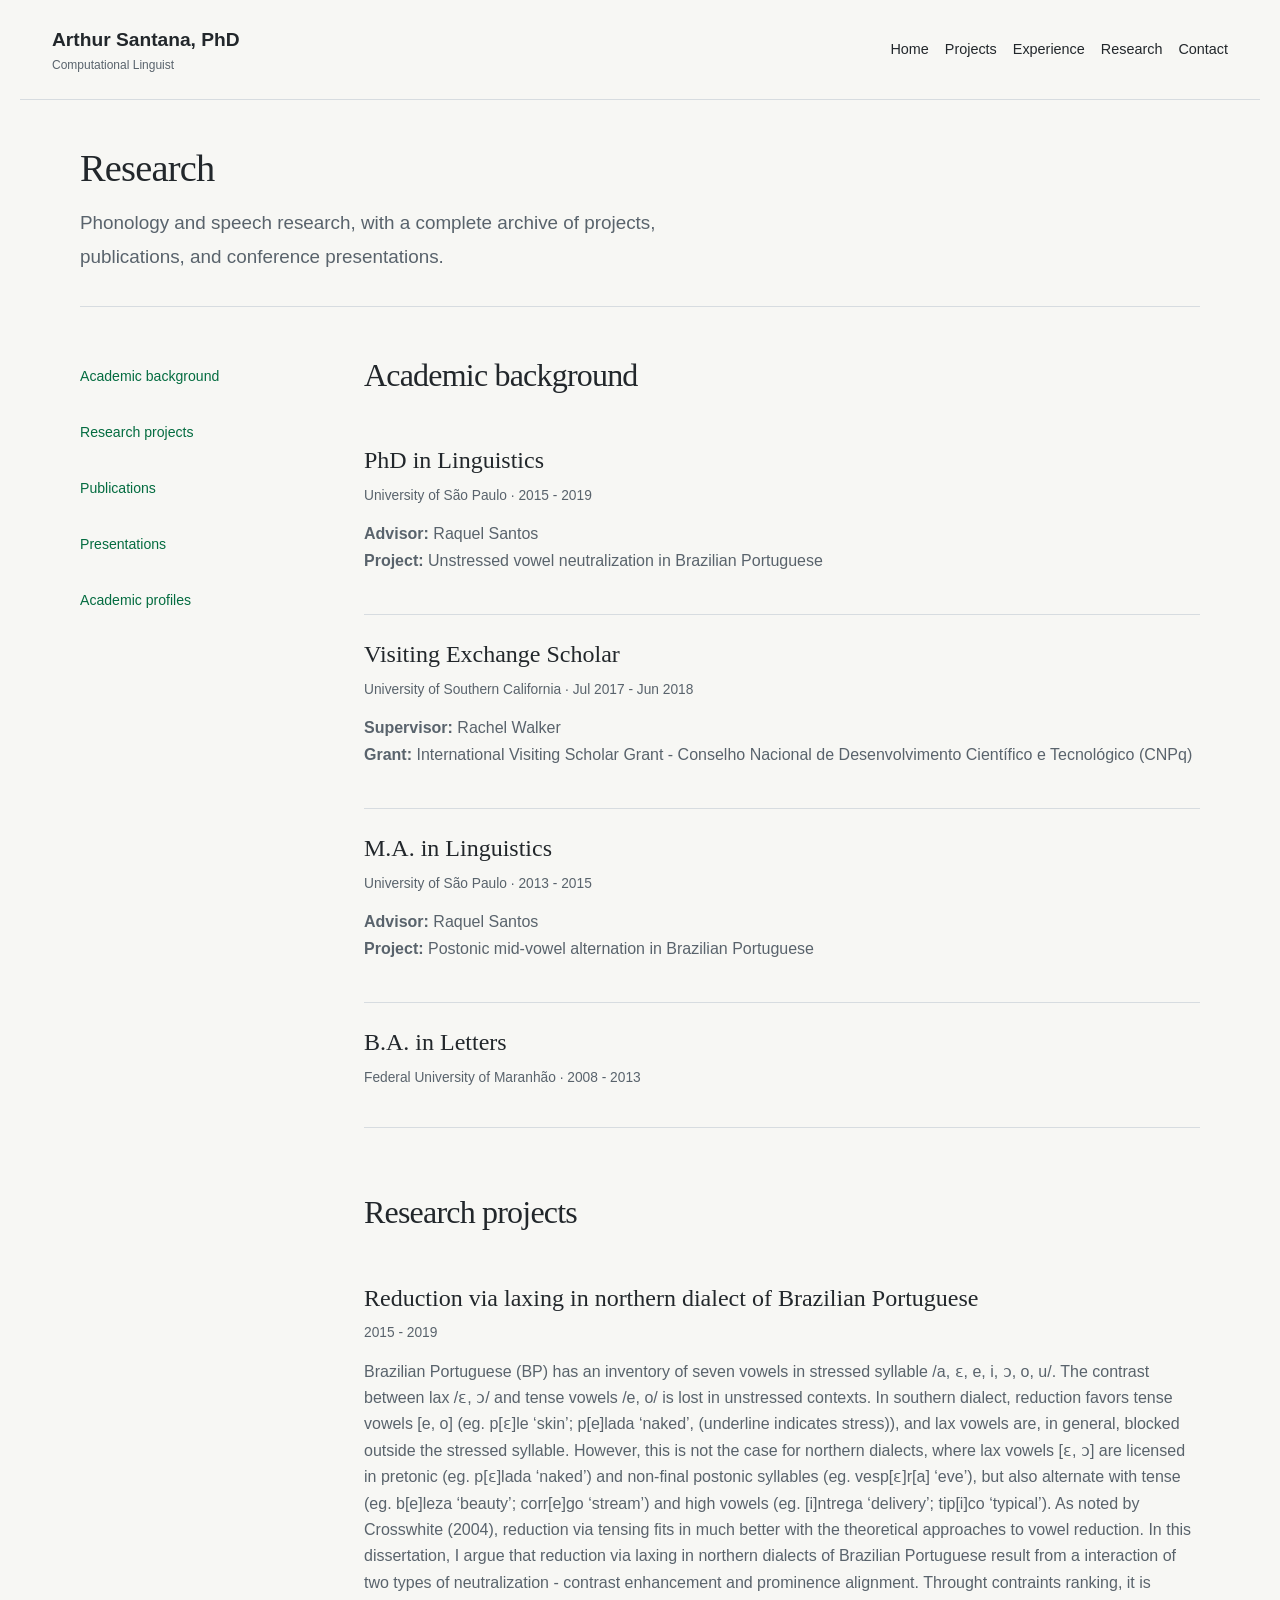
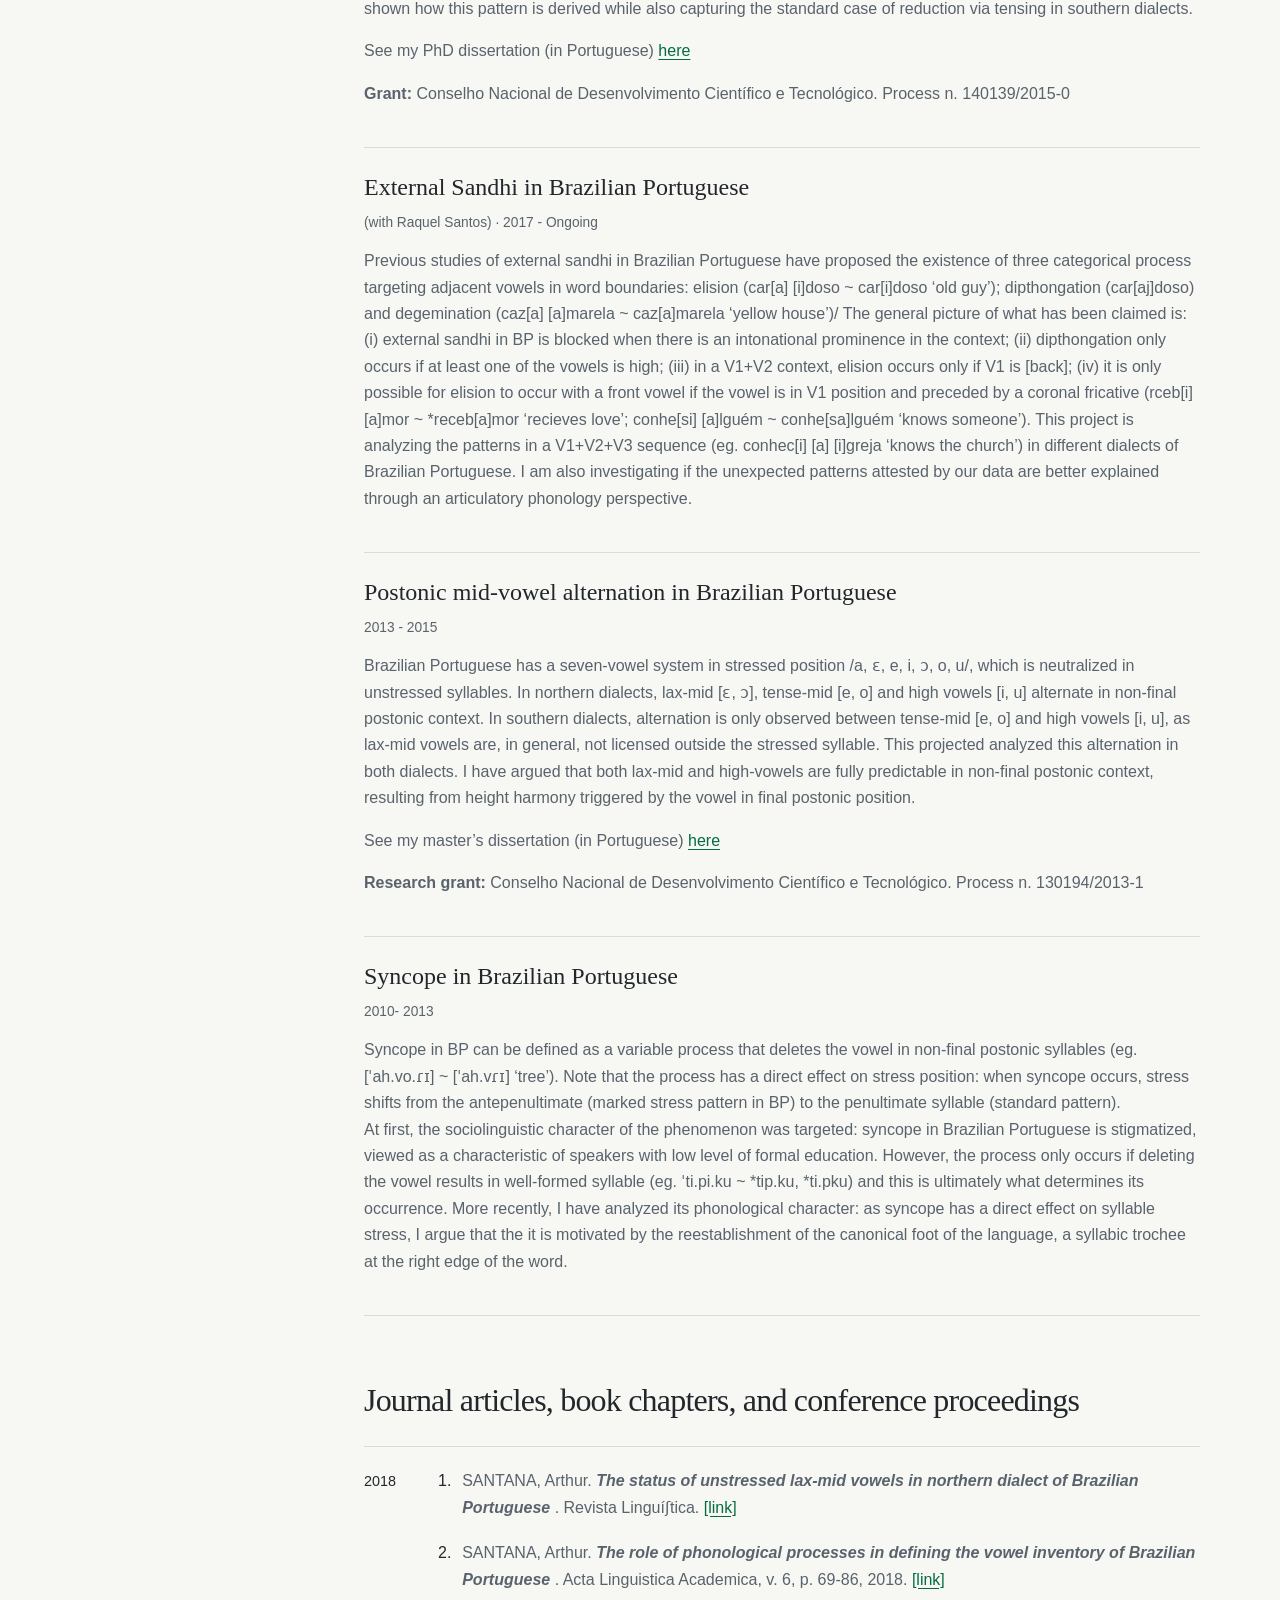
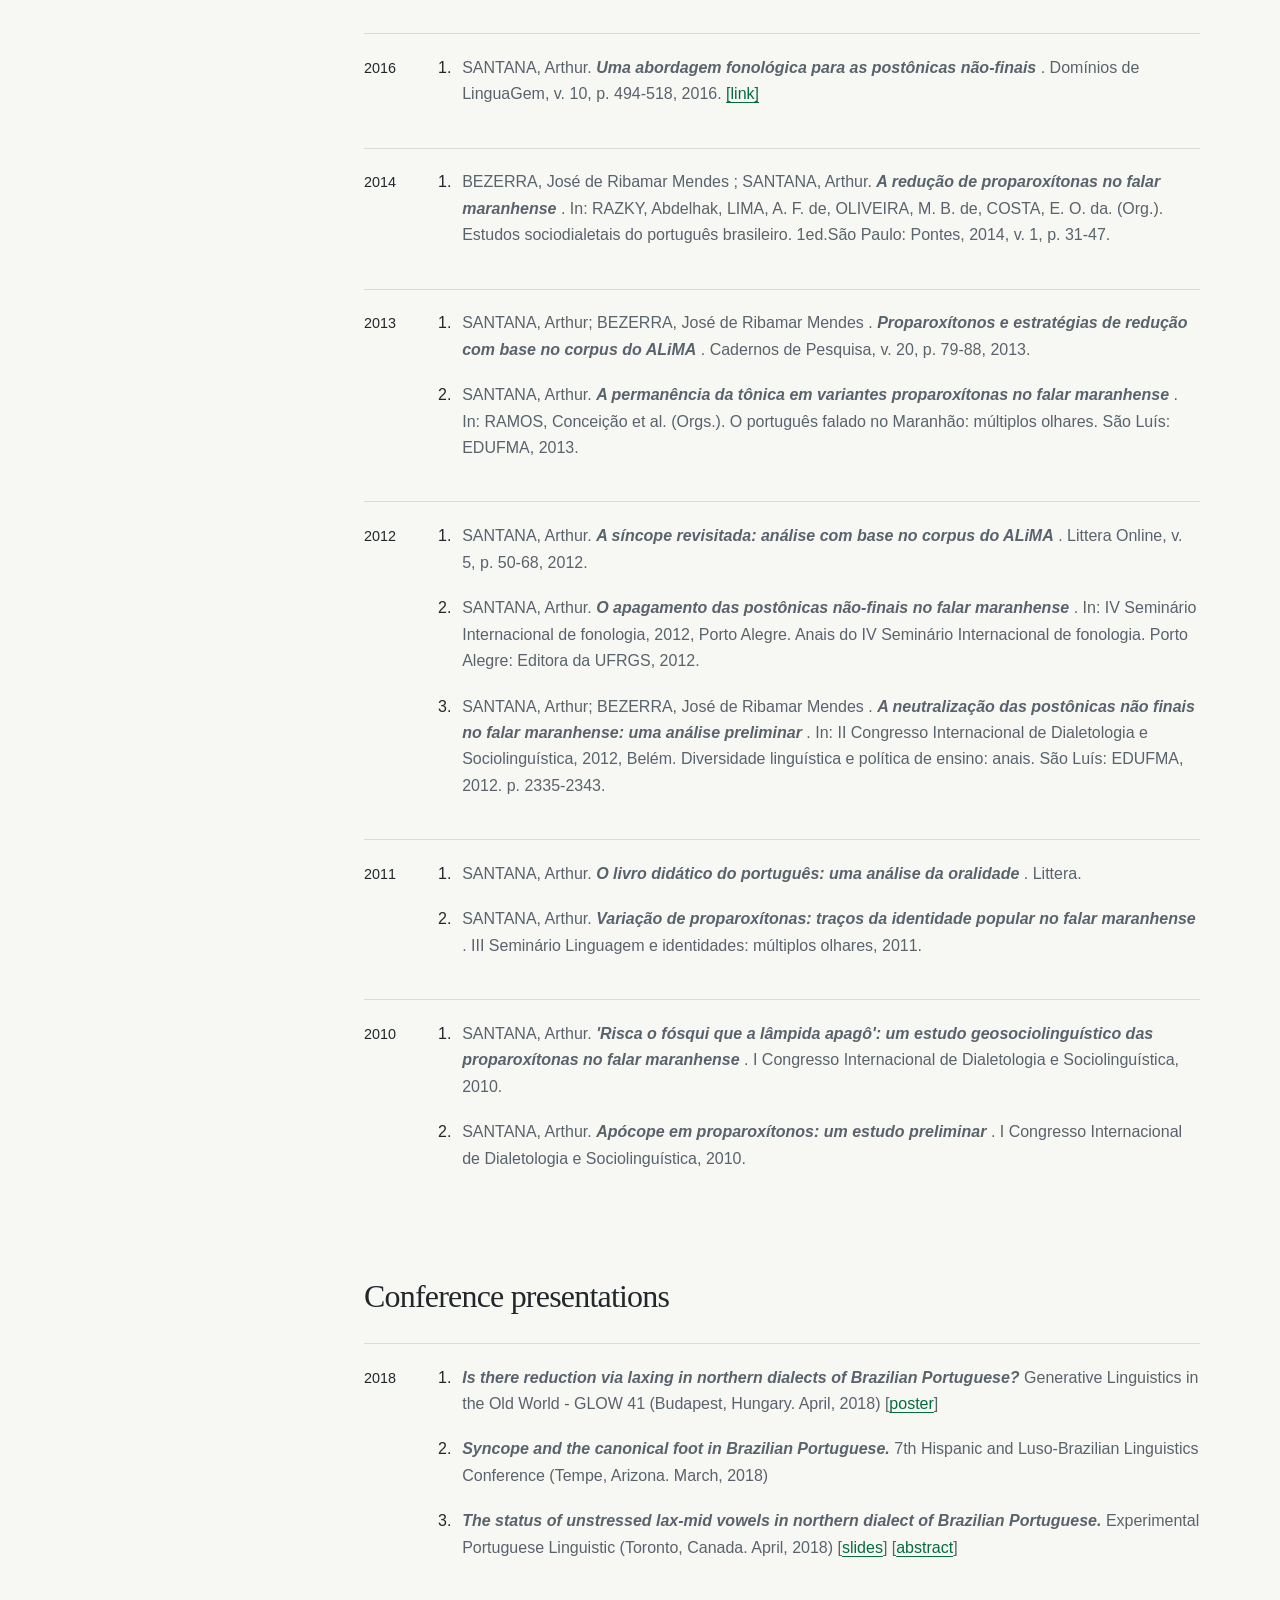
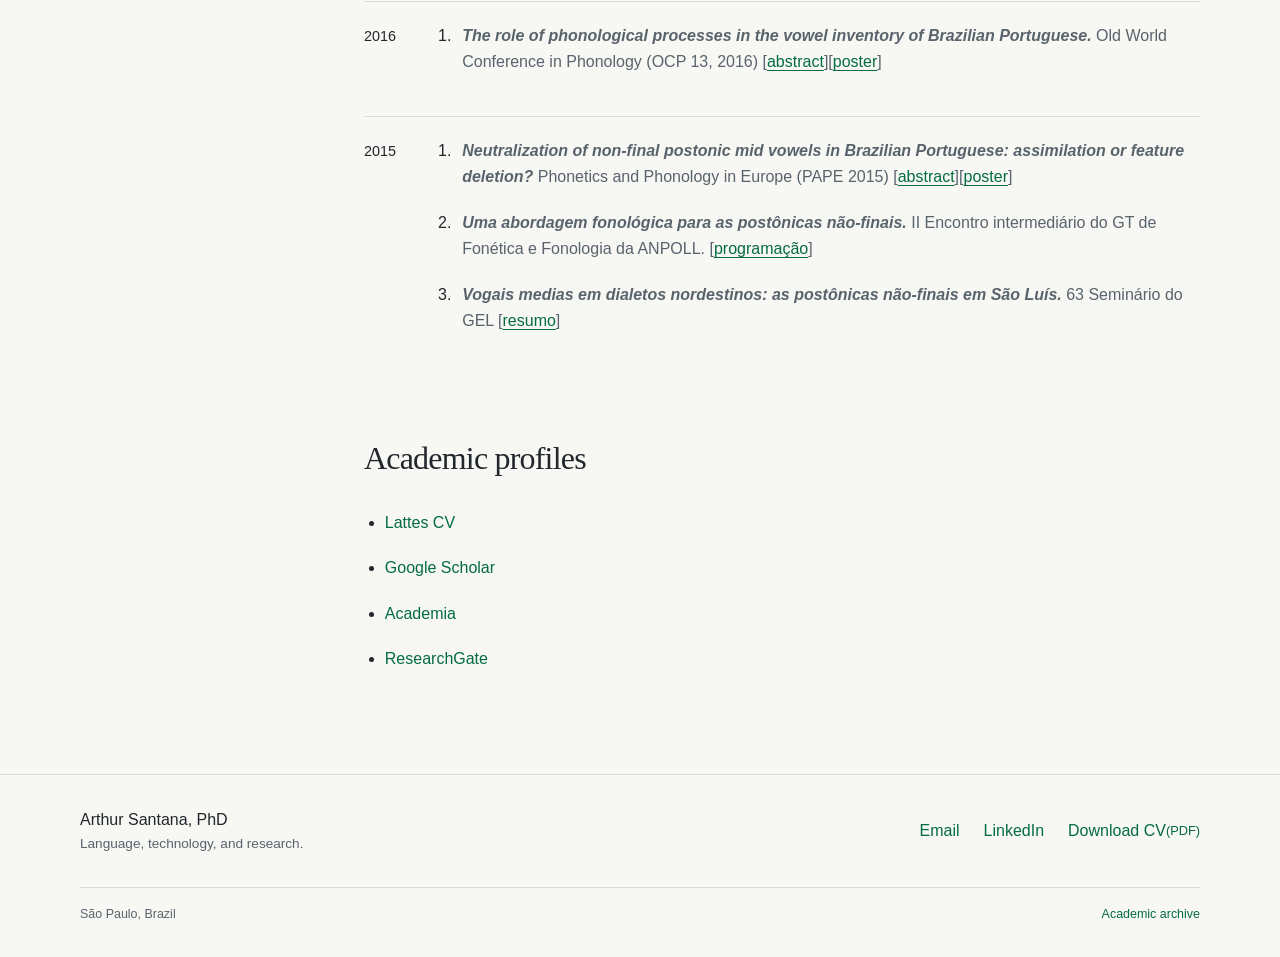
<file: research/index.html>
<!doctype html>
<html lang="en">
  <head>
    <meta charset="utf-8">
    <meta name="viewport" content="width=device-width, initial-scale=1">
    <title>Research — Arthur Santana</title>
    <meta name="description" content="Brazilian Portuguese phonology research, academic background, and the complete publication and presentation archive.">
    <meta name="author" content="Arthur Santana">
    <link rel="canonical" href="https://arthurpsantana.github.io/research/">
    <meta property="og:title" content="Research — Arthur Santana">
    <meta property="og:description" content="Brazilian Portuguese phonology research, academic background, and the complete publication and presentation archive.">
    <meta property="og:type" content="website">
    <meta property="og:url" content="https://arthurpsantana.github.io/research/">
    <meta name="theme-color" content="#F7F7F4">
    <link rel="icon" href="/images/favicons/favicon.ico">
    <link rel="stylesheet" href="/stylesheets/portfolio.css">
    <script src="/javascript/portfolio.js" defer>
    </script>
  </head>
  <body>
    <a class="skip-link" href="#main-content">Skip to content</a>
    <header class="site-header">
      <a class="site-brand" href="/">Arthur Santana, PhD<span>Computational Linguist</span>
      </a>
      <button class="menu-toggle" type="button" aria-expanded="false" aria-controls="site-navigation" hidden>Menu</button>
      <nav class="site-navigation" id="site-navigation" aria-label="Main navigation">
        <a href="/">Home</a>
        <a href="/projects/">Projects</a>
        <a href="/experience/">Experience</a>
        <a href="/research/" aria-current="page">Research</a>
        <a href="/contact/">Contact</a>
      </nav>
    </header>
    <main id="main-content" tabindex="-1">
      <section class="page-intro page-intro-compact wrap">
                <h1>Research</h1>
        <p class="lede">Phonology and speech research, with a complete archive of projects, publications, and conference presentations.</p>
      </section>
      <div class="wrap archive-layout">
        <nav class="archive-nav" aria-label="Research sections">
          <a href="#background">Academic background</a>
          <a href="#research-projects">Research projects</a>
          <a href="#articles">Publications</a>
          <a href="#conferences">Presentations</a>
          <a href="#profiles">Academic profiles</a>
        </nav>
        <div class="archive-content">
          <section id="background">
            <h2>Academic background</h2>
            <article class="archive-entry">
              <h3>PhD in Linguistics</h3>
              <p class="entry-meta">University of São Paulo · 2015 - 2019</p>
              <p>
                <b>Advisor:</b> Raquel Santos <br>
                <b>Project:</b> Unstressed vowel neutralization in Brazilian Portuguese
              </p>
            </article>
            <article class="archive-entry">
              <h3>Visiting Exchange Scholar</h3>
              <p class="entry-meta">University of Southern California · Jul 2017 - Jun 2018</p>
              <p>
                <b>Supervisor:</b> Rachel Walker <br>
                <b>Grant:</b> International Visiting Scholar Grant - Conselho Nacional de Desenvolvimento Científico e Tecnológico (CNPq)
              </p>
            </article>
            <article class="archive-entry">
              <h3>M.A. in Linguistics</h3>
              <p class="entry-meta">University of São Paulo · 2013 - 2015</p>
              <p>
                <b>Advisor:</b> Raquel Santos <br>
                <b>Project:</b> Postonic mid-vowel alternation in Brazilian Portuguese
              </p>
            </article>
            <article class="archive-entry">
              <h3>B.A. in Letters</h3>
              <p class="entry-meta">Federal University of Maranhão · 2008 - 2013</p>
            </article>
          </section>
          <section id="research-projects">
            <h2>Research projects</h2>
            <article class="archive-entry" id="research-project-1">
              <h3>Reduction via laxing in northern dialect of Brazilian Portuguese</h3>
              <p class="entry-meta">2015 - 2019</p>
              <p>
                Brazilian Portuguese (BP) has an inventory of seven vowels in stressed syllable /a, ɛ, e, i, ɔ, o, u/. The contrast between lax /ɛ, ɔ/ and tense vowels /e, o/ is lost in unstressed contexts. In southern dialect, reduction favors tense vowels [e, o] (eg. p[ɛ]le ‘skin’; p[e]lada ‘naked’, (underline indicates stress)), and lax vowels are, in general, blocked outside the stressed syllable. However, this is not the case for northern dialects, where lax vowels [ɛ, ɔ] are licensed in pretonic (eg. p[ɛ]lada ‘naked’) and non-final postonic syllables (eg. vesp[ɛ]r[a] ‘eve’), but also alternate with tense (eg. b[e]leza ‘beauty’; corr[e]go ‘stream’) and high vowels (eg. [i]ntrega ‘delivery’; tip[i]co ‘typical’).
                As noted by Crosswhite (2004), reduction via tensing fits in much better with the theoretical approaches to vowel reduction. In this dissertation, I argue that reduction via laxing in northern dialects of Brazilian Portuguese result from a interaction of two types of neutralization - contrast enhancement and prominence alignment. Throught contraints ranking, it is shown how this pattern is derived while also capturing the standard case of reduction via tensing in southern dialects.
              </p>
              <p>See my PhD dissertation (in Portuguese) <a href="http://www.teses.usp.br/teses/disponiveis/8/8139/tde-04062019-130102/publico/2019_ArthurPereiraSantana_VCorr.pdf">here</a>
              </p>
              <p>
                <b>Grant:</b> Conselho Nacional de Desenvolvimento Científico e Tecnológico. Process n. 140139/2015-0</p>
            </article>
            <article class="archive-entry" id="research-project-2">
              <h3>External Sandhi in Brazilian Portuguese</h3>
              <p class="entry-meta">(with Raquel Santos) · 2017 - Ongoing</p>
              <p>
                Previous studies of external sandhi in Brazilian Portuguese have proposed the existence of three categorical process targeting adjacent vowels in word boundaries: elision (car[a] [i]doso ~ car[i]doso ‘old guy’); dipthongation (car[aj]doso) and degemination (caz[a] [a]marela ~ caz[a]marela ‘yellow house’)/ The general picture of what has been claimed is: (i) external sandhi in BP is blocked when there is an intonational prominence in the context; (ii) dipthongation only occurs if at least one of the vowels is high; (iii) in a V1+V2 context, elision occurs only if V1 is [back]; (iv) it is only possible for elision to occur with a front vowel if the vowel is in V1 position and preceded by a coronal fricative (rceb[i] [a]mor ~ *receb[a]mor ‘recieves love’; conhe[si] [a]lguém ~ conhe[sa]lguém ‘knows someone’).
                This project is analyzing the patterns in a V1+V2+V3 sequence (eg. conhec[i] [a] [i]greja ‘knows the church’) in different dialects of Brazilian Portuguese. I am also investigating if the unexpected patterns attested by our data are better explained through an articulatory phonology perspective.
              </p>
            </article>
            <article class="archive-entry" id="research-project-3">
              <h3>Postonic mid-vowel alternation in Brazilian Portuguese</h3>
              <p class="entry-meta">2013 - 2015</p>
              <p>
                Brazilian Portuguese has a seven-vowel system in stressed position /a, ɛ, e, i, ɔ, o, u/, which is neutralized in unstressed syllables. In northern dialects, lax-mid [ɛ, ɔ], tense-mid [e, o] and high vowels [i, u] alternate in non-final postonic context. In southern dialects, alternation is only observed between tense-mid [e, o] and high vowels [i, u], as lax-mid vowels are, in general, not licensed outside the stressed syllable. This projected analyzed this alternation in both dialects. I have argued that both lax-mid and high-vowels are fully predictable in non-final postonic context, resulting from height harmony triggered by the vowel in final postonic position.
              </p>
              <p>See my master’s dissertation (in Portuguese) <a href="http://www.teses.usp.br/teses/disponiveis/8/8139/tde-16062015-141121/publico/2015_ArthurPereiraSantana_VCorr.pdf">here</a>
              </p>
              <p>
                <b>Research grant:</b> Conselho Nacional de Desenvolvimento Científico e Tecnológico. Process n. 130194/2013-1</p>
            </article>
            <article class="archive-entry" id="research-project-4">
              <h3>Syncope in Brazilian Portuguese</h3>
              <p class="entry-meta">2010- 2013</p>
              <p>
                Syncope in BP can be defined as a variable process that deletes the vowel in non-final postonic syllables (eg. [ˈah.vo.ɾɪ] ~ [ˈah.vɾɪ] ‘tree’). Note that the process has a direct effect on stress position: when syncope occurs, stress shifts from the antepenultimate (marked stress pattern in BP) to the penultimate syllable (standard pattern).<br>
                At first, the sociolinguistic character of the phenomenon was targeted: syncope in Brazilian Portuguese is stigmatized, viewed as a characteristic of speakers with low level of formal education. However, the process only occurs if deleting the vowel results in well-formed syllable (eg. ˈti.pi.ku ~ *tip.ku, *ti.pku) and this is ultimately what determines its occurrence.
                More recently, I have analyzed its phonological character: as syncope has a direct effect on syllable stress, I argue that the it is motivated by the reestablishment of the canonical foot of the language, a syllabic trochee at the right edge of the word.
              </p>
            </article>
          </section>
          <section id="articles">
            <h2>Journal articles, book chapters, and conference proceedings</h2>
            <section class="citation-year">
              <h3>2018</h3>
              <ol class="citations">
                <li>
                  <p>SANTANA, Arthur. <b>
                      <i>The status of unstressed lax-mid vowels in northern dialect of Brazilian Portuguese</i>
                    </b>. Revista Linguíʃtica. <a href="https://revistas.ufrj.br/index.php/rl/article/view/17526">[link]</a>
                  </p>
                </li>
                <li>
                  <p>SANTANA, Arthur. <b>
                      <i>The role of phonological processes in defining the vowel inventory of Brazilian Portuguese</i>
                    </b>. Acta Linguistica Academica, v. 6, p. 69-86, 2018. <a href="https://akademiai.com/doi/pdf/10.1556/2062.2018.65.1.4">[link]</a>
                  </p>
                </li>
              </ol>
            </section>
            <section class="citation-year">
              <h3>2016</h3>
              <ol class="citations">
                <li>
                  <p>SANTANA, Arthur. <b>
                      <i>Uma abordagem fonológica para as postônicas não-finais</i>
                    </b>. Domínios de LinguaGem, v. 10, p. 494-518, 2016. <a href="http://www.seer.ufu.br/index.php/dominiosdelinguagem/article/view/32021">[link]</a>
                  </p>
                </li>
              </ol>
            </section>
            <section class="citation-year">
              <h3>2014</h3>
              <ol class="citations">
                <li>
                  <p>BEZERRA, José de Ribamar Mendes ; SANTANA, Arthur. <b>
                      <i>A redução de proparoxítonas no falar maranhense</i>
                    </b>. In: RAZKY, Abdelhak, LIMA, A. F. de, OLIVEIRA, M. B. de, COSTA, E. O. da. (Org.). Estudos sociodialetais do português brasileiro. 1ed.São Paulo: Pontes, 2014, v. 1, p. 31-47.</p>
                </li>
              </ol>
            </section>
            <section class="citation-year">
              <h3>2013</h3>
              <ol class="citations">
                <li>
                  <p>SANTANA, Arthur; BEZERRA, José de Ribamar Mendes . <b>
                      <i>Proparoxítonos e estratégias de redução com base no corpus do ALiMA</i>
                    </b>. Cadernos de Pesquisa, v. 20, p. 79-88, 2013.</p>
                </li>
                <li>
                  <p>SANTANA, Arthur. <b>
                      <i>A permanência da tônica em variantes proparoxítonas no falar maranhense</i>
                    </b>. In: RAMOS, Conceição et al. (Orgs.). O português falado no Maranhão: múltiplos olhares. São Luís: EDUFMA, 2013.</p>
                </li>
              </ol>
            </section>
            <section class="citation-year">
              <h3>2012</h3>
              <ol class="citations">
                <li>
                  <p>SANTANA, Arthur. <b>
                      <i>A síncope revisitada: análise com base no corpus do ALiMA</i>
                    </b>. Littera Online, v. 5, p. 50-68, 2012. </p>
                </li>
                <li>
                  <p>SANTANA, Arthur.<b>
                      <i>O apagamento das postônicas não-finais no falar maranhense</i>
                    </b>. In: IV Seminário Internacional de fonologia, 2012, Porto Alegre. Anais do IV Seminário Internacional de fonologia. Porto Alegre: Editora da UFRGS, 2012. </p>
                </li>
                <li>
                  <p>SANTANA, Arthur; BEZERRA, José de Ribamar Mendes .<b>
                      <i> A neutralização das postônicas não finais no falar maranhense: uma análise preliminar</i>
                    </b>. In: II Congresso Internacional de Dialetologia e Sociolinguística, 2012, Belém. Diversidade linguística e política de ensino: anais. São Luís: EDUFMA, 2012. p. 2335-2343. </p>
                </li>
              </ol>
            </section>
            <section class="citation-year">
              <h3>2011</h3>
              <ol class="citations">
                <li>
                  <p>SANTANA, Arthur. <b>
                      <i>O livro didático do português: uma análise da oralidade</i>
                    </b>. Littera.</p>
                </li>
                <li>
                  <p>SANTANA, Arthur. <b>
                      <i>Variação de proparoxítonas: traços da identidade popular no falar maranhense</i>
                    </b>. III Seminário Linguagem e identidades: múltiplos olhares, 2011.</p>
                </li>
              </ol>
            </section>
            <section class="citation-year">
              <h3>2010</h3>
              <ol class="citations">
                <li>
                  <p>SANTANA, Arthur. <b>
                      <i>&#x27;Risca o fósqui que a lâmpida apagô&#x27;: um estudo geosociolinguístico das proparoxítonas no falar maranhense</i>
                    </b>. I Congresso Internacional de Dialetologia e Sociolinguística, 2010.</p>
                </li>
                <li>
                  <p>SANTANA, Arthur. <b>
                      <i>Apócope em proparoxítonos: um estudo preliminar</i>
                    </b>. I Congresso Internacional de Dialetologia e Sociolinguística, 2010.</p>
                </li>
              </ol>
            </section>
          </section>
          <section id="conferences">
            <h2>Conference presentations</h2>
            <section class="citation-year">
              <h3>2018</h3>
              <ol class="citations">
                <li>
                  <p>
                    <b>
                      <i>Is there reduction via laxing in northern dialects of Brazilian Portuguese?</i>
                    </b> Generative Linguistics in the Old World - GLOW 41 (Budapest, Hungary. April, 2018) [<a href="/docs/poster-glow.pdf">poster</a>] </p>
                </li>
                <li>
                  <p>
                    <b>
                      <i>Syncope and the canonical foot in Brazilian Portuguese.</i>
                    </b> 7th Hispanic and Luso-Brazilian Linguistics Conference (Tempe, Arizona. March, 2018)</p>
                </li>
                <li>
                  <p>
                    <b>
                      <i>The status of unstressed lax-mid vowels in northern dialect of Brazilian Portuguese.</i>
                    </b> Experimental Portuguese Linguistic (Toronto, Canada. April, 2018) [<a href="/docs/exportli2018.pdf">slides</a>] [<a href="https://exportli.files.wordpress.com/2018/04/the-status-of-unstressed-lax-vowels-in-northern-dialect-of-brazilian-portuguese.pdf">abstract</a>]</p>
                </li>
              </ol>
            </section>
            <section class="citation-year">
              <h3>2016</h3>
              <ol class="citations">
                <li>
                  <p>
                    <b>
                      <i>The role of phonological processes in the vowel inventory of Brazilian Portuguese.</i>
                    </b> Old World Conference in Phonology (OCP 13, 2016) [<a href="http://seas3.elte.hu/ocp13/abstracts/38_Santana_OCP13_submission_33.pdf">abstract</a>][<a href="https://www.academia.edu/32456615/The_role_of_phonological_processes_to_discussing_vowel_inventories_in_Brazilian_Portuguese">poster</a>]</p>
                </li>
              </ol>
            </section>
            <section class="citation-year">
              <h3>2015</h3>
              <ol class="citations">
                <li>
                  <p>
                    <b>
                      <i>Neutralization of non-final postonic mid vowels in Brazilian Portuguese: assimilation or feature deletion?</i>
                    </b> Phonetics and Phonology in Europe (PAPE 2015) [<a href="http://www.ling.cam.ac.uk/pape/PAPE%20ABSTRACTS/PAPE15-072.pdf">abstract</a>][<a href="https://www.academia.edu/32456616/Neutralization_of_non-final_post-tonic_mid-vowels_in_Brazilian_Portuguese_assimilation_or_feature_deletion">poster</a>]</p>
                </li>
                <li>
                  <p>
                    <b>
                      <i>Uma abordagem fonológica para as postônicas não-finais.</i>
                    </b> II Encontro intermediário do GT de Fonética e Fonologia da ANPOLL. [<a href="http://encontrogtfoneticaefonologia.blogspot.com/p/programacao.html">programação</a>]</p>
                </li>
                <li>
                  <p>
                    <b>
                      <i>Vogais medias em dialetos nordestinos: as postônicas não-finais em São Luís.</i>
                    </b> 63 Seminário do GEL [<a href="http://www.gel.org.br/ProgramacaoFinal2015.php#tab2">resumo</a>]</p>
                </li>
              </ol>
            </section>
          </section>
          <section id="profiles">
            <h2>Academic profiles</h2>
            <ul class="link-list">
              <li>
                <a href="http://lattes.cnpq.br/4590901109808565">Lattes CV</a>
              </li>
              <li>
                <a href="https://scholar.google.com/citations?user=0M0OKCoAAAAJ&hl">Google Scholar</a>
              </li>
              <li>
                <a href="http://usp-br.academia.edu/ArthurSantana">Academia</a>
              </li>
              <li>
                <a href="https://www.researchgate.net/profile/Arthur_Santana3">ResearchGate</a>
              </li>
            </ul>
          </section>
        </div>
      </div>
    </main>
    <footer class="site-footer">
      <div class="footer-contact">
        <p>Arthur Santana, PhD<span>Language, technology, and research.</span>
        </p>
        <a href="mailto:arthurpereirasantana@gmail.com">Email</a>
        <a href="https://linkedin.com/in/arthursantana/">LinkedIn</a>
        <a href="/arthuCV.pdf?v=fe2b93e1adfd">Download CV <span class="small">(PDF)</span>
        </a>
      </div>
      <div class="footer-bottom">
        <span>São Paulo, Brazil</span>
        <a href="/research/">Academic archive</a>
      </div>
    </footer>
  </body>
</html>
</file>
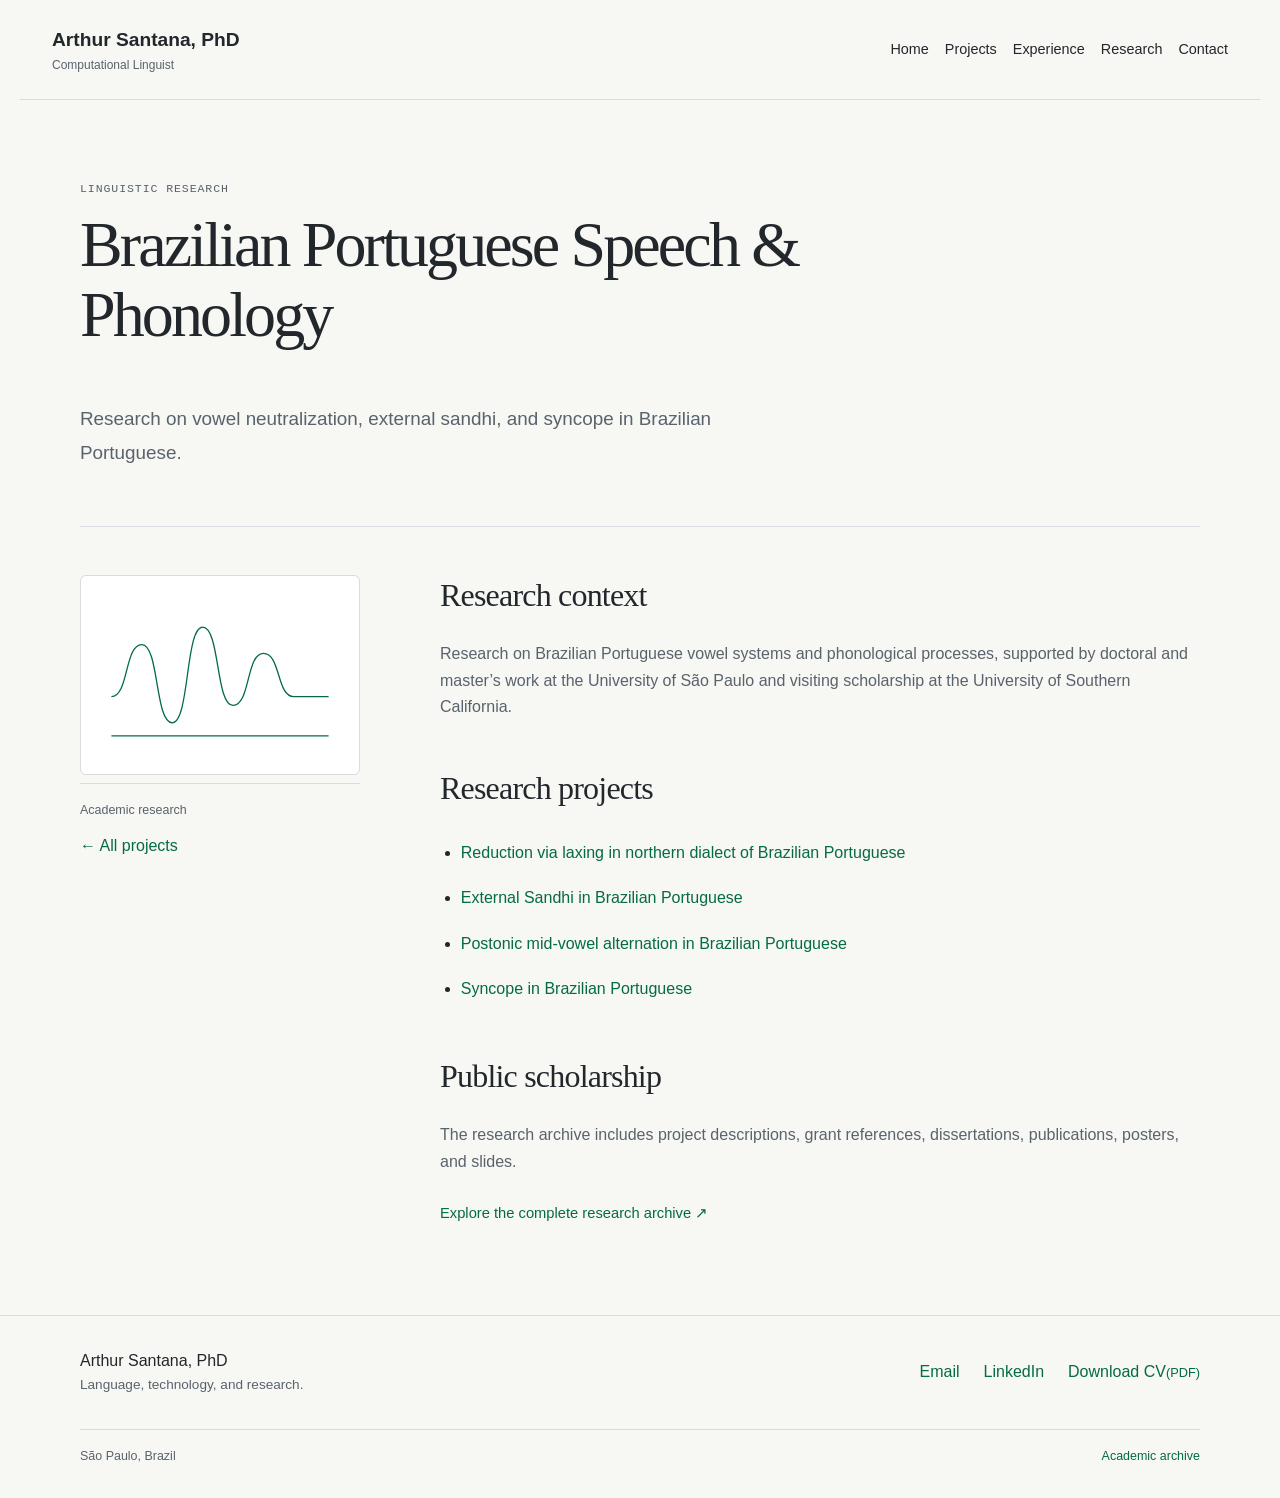
<file: projects/brazilian-portuguese/index.html>
<!doctype html>
<html lang="en">
  <head>
    <meta charset="utf-8">
    <meta name="viewport" content="width=device-width, initial-scale=1">
    <title>Brazilian Portuguese Speech &amp; Phonology — Arthur Santana</title>
    <meta name="description" content="Research on vowel neutralization, external sandhi, and syncope in Brazilian Portuguese.">
    <meta name="author" content="Arthur Santana">
    <link rel="canonical" href="https://arthurpsantana.github.io/projects/brazilian-portuguese/">
    <meta property="og:title" content="Brazilian Portuguese Speech &amp; Phonology — Arthur Santana">
    <meta property="og:description" content="Research on vowel neutralization, external sandhi, and syncope in Brazilian Portuguese.">
    <meta property="og:type" content="website">
    <meta property="og:url" content="https://arthurpsantana.github.io/projects/brazilian-portuguese/">
    <meta name="theme-color" content="#F7F7F4">
    <link rel="icon" href="/images/favicons/favicon.ico">
    <link rel="stylesheet" href="/stylesheets/portfolio.css">
    <script src="/javascript/portfolio.js" defer>
    </script>
  </head>
  <body>
    <a class="skip-link" href="#main-content">Skip to content</a>
    <header class="site-header">
      <a class="site-brand" href="/">Arthur Santana, PhD<span>Computational Linguist</span>
      </a>
      <button class="menu-toggle" type="button" aria-expanded="false" aria-controls="site-navigation" hidden>Menu</button>
      <nav class="site-navigation" id="site-navigation" aria-label="Main navigation">
        <a href="/">Home</a>
        <a href="/projects/" aria-current="page">Projects</a>
        <a href="/experience/">Experience</a>
        <a href="/research/">Research</a>
        <a href="/contact/">Contact</a>
      </nav>
    </header>
    <main id="main-content" tabindex="-1">
      <section class="page-intro wrap">
        <p class="eyebrow">Linguistic Research</p>
        <h1>Brazilian Portuguese Speech & Phonology</h1>
        <p class="lede">Research on vowel neutralization, external sandhi, and syncope in Brazilian Portuguese.</p>
      </section>
      <div class="wrap case-layout">
        <aside class="case-aside">
          <svg class="project-art" viewBox="0 0 320 200" fill="none" stroke="currentColor" stroke-width="1.5" aria-hidden="true">
            <path d="M35 125c20 0 15-60 35-60s15 90 35 90 15-110 35-110 15 90 35 90 15-60 35-60 15 50 35 50h40"/>
              <path d="M35 170h250"/>
              </svg>
              <p class="status">Academic research</p>
              <a href="/projects/">← All projects</a>
            </aside>
            <div class="case-content">
              <section>
                <h2>Research context</h2>
                <p>Research on Brazilian Portuguese vowel systems and phonological processes, supported by doctoral and master’s work at the University of São Paulo and visiting scholarship at the University of Southern California.</p>
              </section>
              <section>
                <h2>Research projects</h2>
                <ul class="link-list">
                  <li>
                    <a href="/research/#research-project-1">Reduction via laxing in northern dialect of Brazilian Portuguese</a>
                  </li>
                  <li>
                    <a href="/research/#research-project-2">External Sandhi in Brazilian Portuguese</a>
                  </li>
                  <li>
                    <a href="/research/#research-project-3">Postonic mid-vowel alternation in Brazilian Portuguese</a>
                  </li>
                  <li>
                    <a href="/research/#research-project-4">Syncope in Brazilian Portuguese</a>
                  </li>
                </ul>
              </section>
              <section>
                <h2>Public scholarship</h2>
                <p>The research archive includes project descriptions, grant references, dissertations, publications, posters, and slides.</p>
                <a class="text-link" href="/research/">Explore the complete research archive ↗</a>
              </section>
            </div>
          </div>
        </main>
        <footer class="site-footer">
          <div class="footer-contact">
            <p>Arthur Santana, PhD<span>Language, technology, and research.</span>
            </p>
            <a href="mailto:arthurpereirasantana@gmail.com">Email</a>
            <a href="https://linkedin.com/in/arthursantana/">LinkedIn</a>
            <a href="/arthuCV.pdf?v=fe2b93e1adfd">Download CV <span class="small">(PDF)</span>
            </a>
          </div>
          <div class="footer-bottom">
            <span>São Paulo, Brazil</span>
            <a href="/research/">Academic archive</a>
          </div>
        </footer>
      </body>
    </html>
</file>
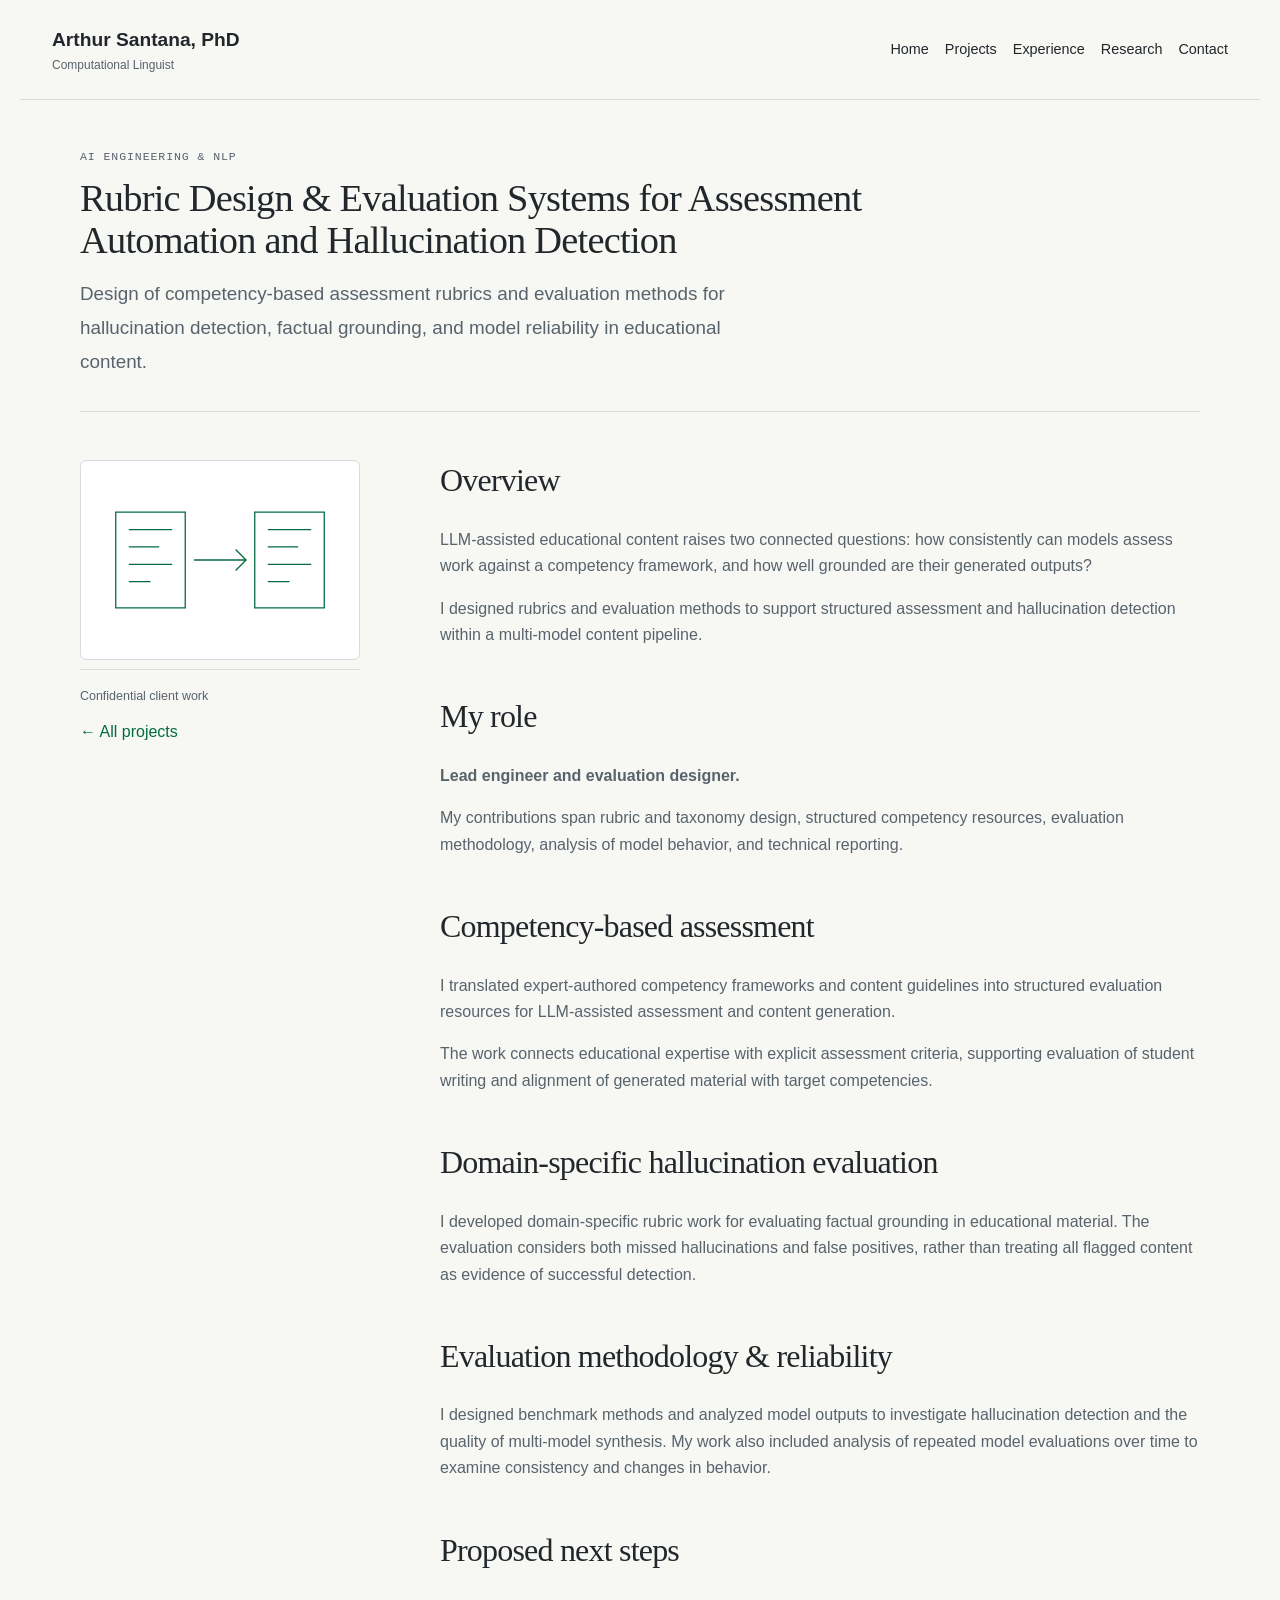
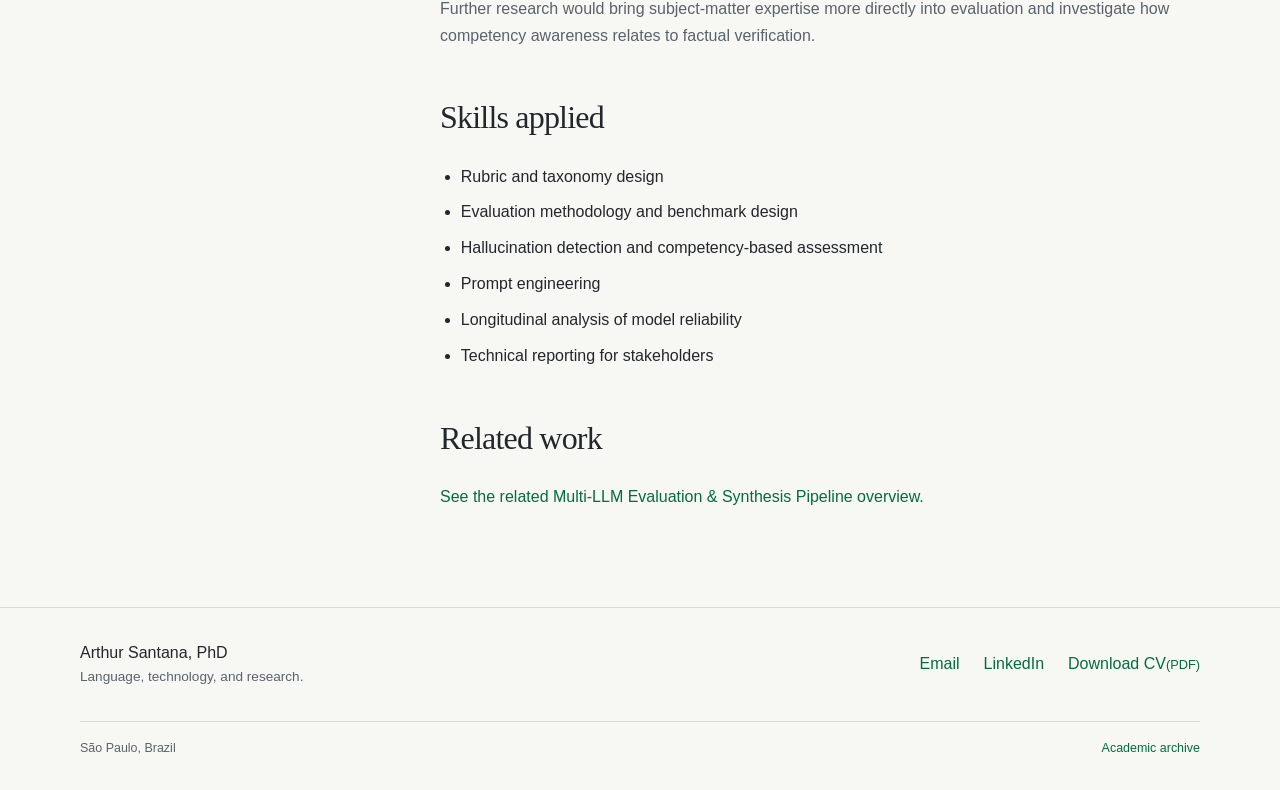
<file: projects/competency-mapping/index.html>
<!doctype html>
<html lang="en">
  <head>
    <meta charset="utf-8">
    <meta name="viewport" content="width=device-width, initial-scale=1">
    <title>Rubric Design &amp; Evaluation Systems for Assessment Automation and Hallucination Detection — Arthur Santana</title>
    <meta name="description" content="Design of competency-based assessment rubrics and evaluation methods for hallucination detection, factual grounding, and model reliability in educational content.">
    <meta name="author" content="Arthur Santana">
    <link rel="canonical" href="https://arthurpsantana.github.io/projects/competency-mapping/">
    <meta property="og:title" content="Rubric Design &amp; Evaluation Systems for Assessment Automation and Hallucination Detection — Arthur Santana">
    <meta property="og:description" content="Design of competency-based assessment rubrics and evaluation methods for hallucination detection, factual grounding, and model reliability in educational content.">
    <meta property="og:type" content="website">
    <meta property="og:url" content="https://arthurpsantana.github.io/projects/competency-mapping/">
    <meta name="theme-color" content="#F7F7F4">
    <link rel="icon" href="/images/favicons/favicon.ico">
    <link rel="stylesheet" href="/stylesheets/portfolio.css">
    <script src="/javascript/portfolio.js" defer>
    </script>
  </head>
  <body>
    <a class="skip-link" href="#main-content">Skip to content</a>
    <header class="site-header">
      <a class="site-brand" href="/">Arthur Santana, PhD<span>Computational Linguist</span>
      </a>
      <button class="menu-toggle" type="button" aria-expanded="false" aria-controls="site-navigation" hidden>Menu</button>
      <nav class="site-navigation" id="site-navigation" aria-label="Main navigation">
        <a href="/">Home</a>
        <a href="/projects/" aria-current="page">Projects</a>
        <a href="/experience/">Experience</a>
        <a href="/research/">Research</a>
        <a href="/contact/">Contact</a>
      </nav>
    </header>
    <main id="main-content" tabindex="-1">
      <section class="page-intro page-intro-compact wrap">
        <p class="eyebrow">AI Engineering & NLP</p>
        <h1>Rubric Design &amp; Evaluation Systems for Assessment Automation and Hallucination Detection</h1>
        <p class="lede">Design of competency-based assessment rubrics and evaluation methods for hallucination detection, factual grounding, and model reliability in educational content.</p>
      </section>
      <div class="wrap case-layout">
        <aside class="case-aside">
          <svg class="project-art" viewBox="0 0 320 200" fill="none" stroke="currentColor" stroke-width="1.5" aria-hidden="true">
            <path d="M40 45h80v110H40zM200 45h80v110h-80zM55 65h50M55 85h35M55 105h50M55 125h25M215 65h50M215 85h35M215 105h50M215 125h25M130 100h60m-12-12 12 12-12 12"/>
            </svg>
            <p class="status">Confidential client work</p>
            <a href="/projects/">← All projects</a>
          </aside>
          <div class="case-content">
            <section>
              <h2>Overview</h2>
              <p>LLM-assisted educational content raises two connected questions: how consistently can models assess work against a competency framework, and how well grounded are their generated outputs?</p>
              <p>I designed rubrics and evaluation methods to support structured assessment and hallucination detection within a multi-model content pipeline.</p>
            </section>
            <section>
              <h2>My role</h2>
              <p><strong>Lead engineer and evaluation designer.</strong></p>
              <p>My contributions span rubric and taxonomy design, structured competency resources, evaluation methodology, analysis of model behavior, and technical reporting.</p>
            </section>
            <section>
              <h2>Competency-based assessment</h2>
              <p>I translated expert-authored competency frameworks and content guidelines into structured evaluation resources for LLM-assisted assessment and content generation.</p>
              <p>The work connects educational expertise with explicit assessment criteria, supporting evaluation of student writing and alignment of generated material with target competencies.</p>
            </section>
            <section>
              <h2>Domain-specific hallucination evaluation</h2>
              <p>I developed domain-specific rubric work for evaluating factual grounding in educational material. The evaluation considers both missed hallucinations and false positives, rather than treating all flagged content as evidence of successful detection.</p>
            </section>
            <section>
              <h2>Evaluation methodology &amp; reliability</h2>
              <p>I designed benchmark methods and analyzed model outputs to investigate hallucination detection and the quality of multi-model synthesis. My work also included analysis of repeated model evaluations over time to examine consistency and changes in behavior.</p>
            </section>
            <section>
              <h2>Proposed next steps</h2>
              <p>Further research would bring subject-matter expertise more directly into evaluation and investigate how competency awareness relates to factual verification.</p>
            </section>
            <section>
              <h2>Skills applied</h2>
              <ul class="link-list">
                <li>Rubric and taxonomy design</li>
                <li>Evaluation methodology and benchmark design</li>
                <li>Hallucination detection and competency-based assessment</li>
                <li>Prompt engineering</li>
                <li>Longitudinal analysis of model reliability</li>
                <li>Technical reporting for stakeholders</li>
              </ul>
            </section>
            <section>
              <h2>Related work</h2>
              <p><a href="/projects/multi-llm-collaboration/">See the related Multi-LLM Evaluation &amp; Synthesis Pipeline overview.</a></p>
            </section>
          </div>
        </div>
      </main>
      <footer class="site-footer">
        <div class="footer-contact">
          <p>Arthur Santana, PhD<span>Language, technology, and research.</span>
          </p>
          <a href="mailto:arthurpereirasantana@gmail.com">Email</a>
          <a href="https://linkedin.com/in/arthursantana/">LinkedIn</a>
          <a href="/arthuCV.pdf?v=fe2b93e1adfd">Download CV <span class="small">(PDF)</span>
          </a>
        </div>
        <div class="footer-bottom">
          <span>São Paulo, Brazil</span>
          <a href="/research/">Academic archive</a>
        </div>
      </footer>
    </body>
  </html>
</file>
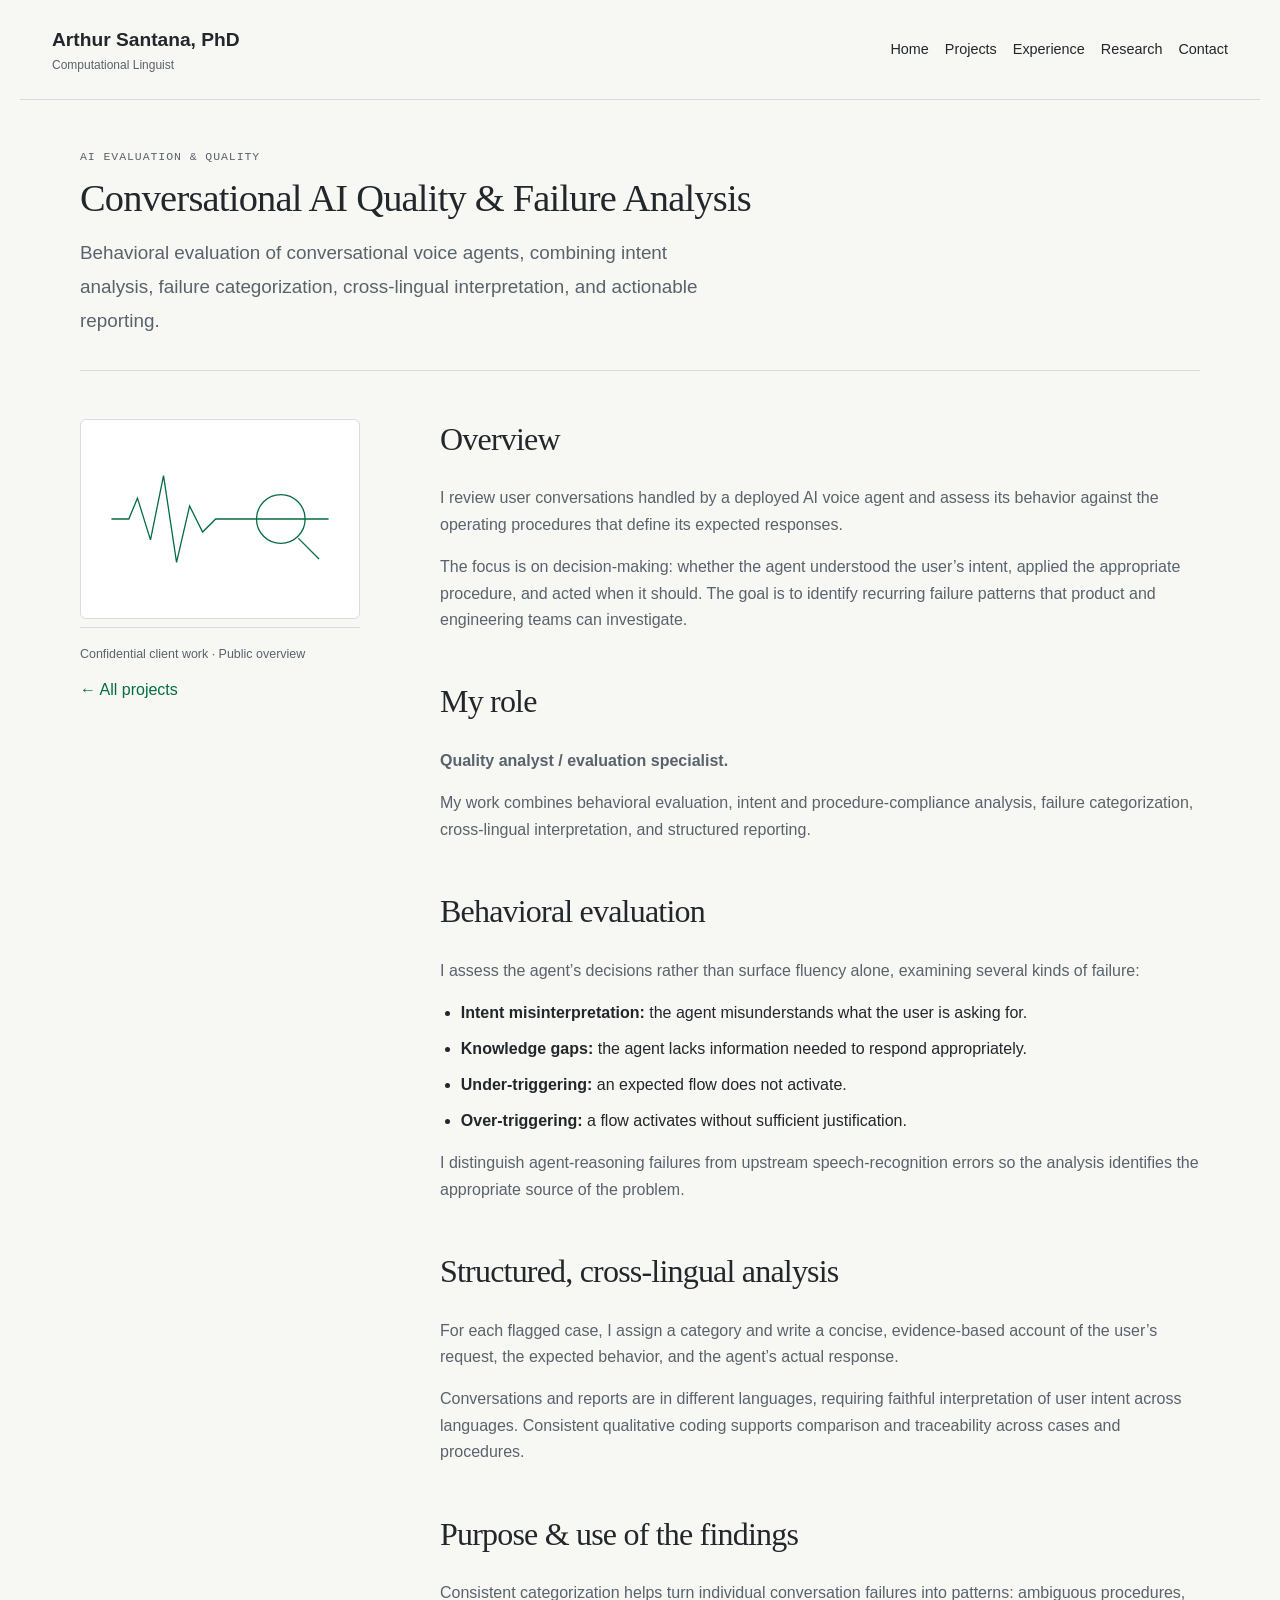
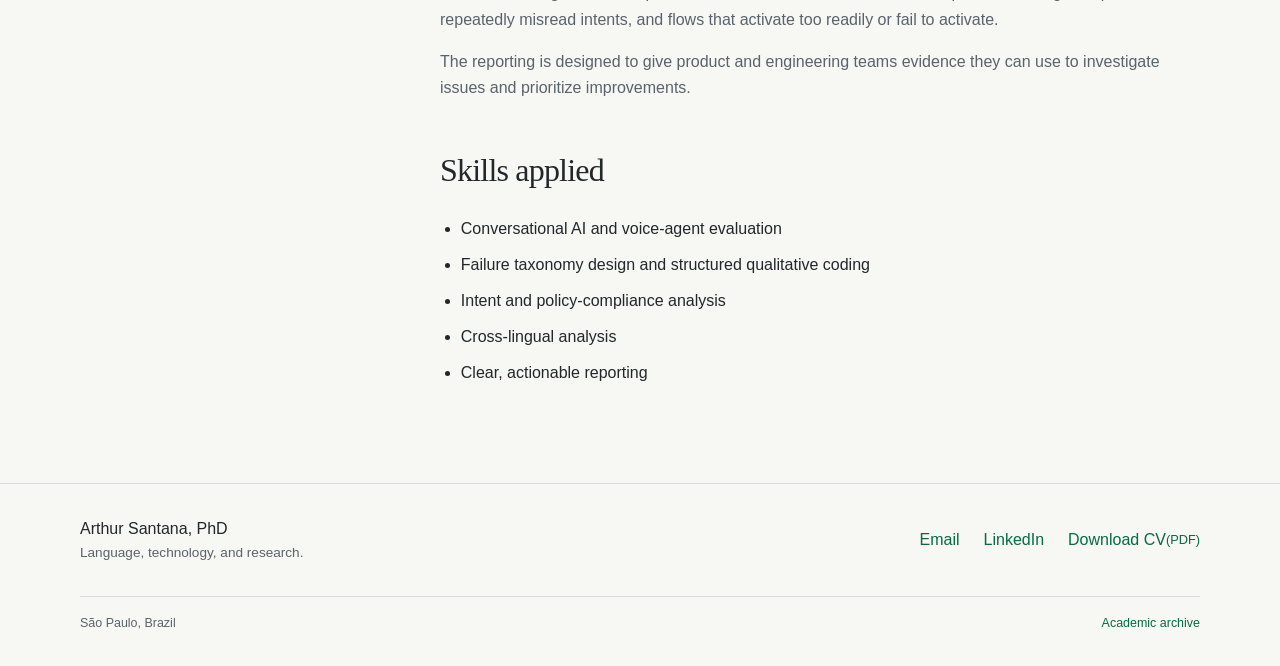
<file: projects/conversational-ai-quality/index.html>
<!doctype html>
<html lang="en">
  <head>
    <meta charset="utf-8">
    <meta name="viewport" content="width=device-width, initial-scale=1">
    <title>Conversational AI Quality &amp; Failure Analysis — Arthur Santana</title>
    <meta name="description" content="Behavioral evaluation of conversational voice agents, combining intent analysis, failure categorization, cross-lingual interpretation, and actionable reporting.">
    <meta name="author" content="Arthur Santana">
    <link rel="canonical" href="https://arthurpsantana.github.io/projects/conversational-ai-quality/">
    <meta property="og:title" content="Conversational AI Quality &amp; Failure Analysis — Arthur Santana">
    <meta property="og:description" content="Behavioral evaluation of conversational voice agents, combining intent analysis, failure categorization, cross-lingual interpretation, and actionable reporting.">
    <meta property="og:type" content="website">
    <meta property="og:url" content="https://arthurpsantana.github.io/projects/conversational-ai-quality/">
    <meta name="theme-color" content="#F7F7F4">
    <link rel="icon" href="/images/favicons/favicon.ico">
    <link rel="stylesheet" href="/stylesheets/portfolio.css">
    <script src="/javascript/portfolio.js" defer>
    </script>
  </head>
  <body>
    <a class="skip-link" href="#main-content">Skip to content</a>
    <header class="site-header">
      <a class="site-brand" href="/">Arthur Santana, PhD<span>Computational Linguist</span>
      </a>
      <button class="menu-toggle" type="button" aria-expanded="false" aria-controls="site-navigation" hidden>Menu</button>
      <nav class="site-navigation" id="site-navigation" aria-label="Main navigation">
        <a href="/">Home</a>
        <a href="/projects/" aria-current="page">Projects</a>
        <a href="/experience/">Experience</a>
        <a href="/research/">Research</a>
        <a href="/contact/">Contact</a>
      </nav>
    </header>
    <main id="main-content" tabindex="-1">
      <section class="page-intro page-intro-compact wrap">
        <p class="eyebrow">AI Evaluation & Quality</p>
        <h1>Conversational AI Quality & Failure Analysis</h1>
        <p class="lede">Behavioral evaluation of conversational voice agents, combining intent analysis, failure categorization, cross-lingual interpretation, and actionable reporting.</p>
      </section>
      <div class="wrap case-layout">
        <aside class="case-aside">
          <svg class="project-art" viewBox="0 0 320 200" fill="none" stroke="currentColor" stroke-width="1.5" aria-hidden="true">
            <path d="M35 100h20l10-24 15 48 15-74 15 100 15-65 15 30 15-15h130"/>
              <circle cx="230" cy="100" r="28"/>
                <path d="m250 122 24 24"/>
                </svg>
                <p class="status">Confidential client work · Public overview</p>
                <a href="/projects/">← All projects</a>
              </aside>
              <div class="case-content">
                <section>
                  <h2>Overview</h2>
                  <p>I review user conversations handled by a deployed AI voice agent and assess its behavior against the operating procedures that define its expected responses.</p>
                  <p>The focus is on decision-making: whether the agent understood the user’s intent, applied the appropriate procedure, and acted when it should. The goal is to identify recurring failure patterns that product and engineering teams can investigate.</p>
                </section>
                <section>
                  <h2>My role</h2>
                  <p><strong>Quality analyst / evaluation specialist.</strong></p>
                  <p>My work combines behavioral evaluation, intent and procedure-compliance analysis, failure categorization, cross-lingual interpretation, and structured reporting.</p>
                </section>
                <section>
                  <h2>Behavioral evaluation</h2>
                  <p>I assess the agent’s decisions rather than surface fluency alone, examining several kinds of failure:</p>
                  <ul class="link-list">
                    <li><strong>Intent misinterpretation:</strong> the agent misunderstands what the user is asking for.</li>
                    <li><strong>Knowledge gaps:</strong> the agent lacks information needed to respond appropriately.</li>
                    <li><strong>Under-triggering:</strong> an expected flow does not activate.</li>
                    <li><strong>Over-triggering:</strong> a flow activates without sufficient justification.</li>
                  </ul>
                  <p>I distinguish agent-reasoning failures from upstream speech-recognition errors so the analysis identifies the appropriate source of the problem.</p>
                </section>
                <section>
                  <h2>Structured, cross-lingual analysis</h2>
                  <p>For each flagged case, I assign a category and write a concise, evidence-based account of the user’s request, the expected behavior, and the agent’s actual response.</p>
                  <p>Conversations and reports are in different languages, requiring faithful interpretation of user intent across languages. Consistent qualitative coding supports comparison and traceability across cases and procedures.</p>
                </section>
                <section>
                  <h2>Purpose &amp; use of the findings</h2>
                  <p>Consistent categorization helps turn individual conversation failures into patterns: ambiguous procedures, repeatedly misread intents, and flows that activate too readily or fail to activate.</p>
                  <p>The reporting is designed to give product and engineering teams evidence they can use to investigate issues and prioritize improvements.</p>
                </section>
                <section>
                  <h2>Skills applied</h2>
                  <ul class="link-list">
                    <li>Conversational AI and voice-agent evaluation</li>
                    <li>Failure taxonomy design and structured qualitative coding</li>
                    <li>Intent and policy-compliance analysis</li>
                    <li>Cross-lingual analysis</li>
                    <li>Clear, actionable reporting</li>
                  </ul>
                </section>
              </div>
            </div>
          </main>
          <footer class="site-footer">
            <div class="footer-contact">
              <p>Arthur Santana, PhD<span>Language, technology, and research.</span>
              </p>
              <a href="mailto:arthurpereirasantana@gmail.com">Email</a>
              <a href="https://linkedin.com/in/arthursantana/">LinkedIn</a>
              <a href="/arthuCV.pdf?v=fe2b93e1adfd">Download CV <span class="small">(PDF)</span>
              </a>
            </div>
            <div class="footer-bottom">
              <span>São Paulo, Brazil</span>
              <a href="/research/">Academic archive</a>
            </div>
          </footer>
        </body>
      </html>
</file>
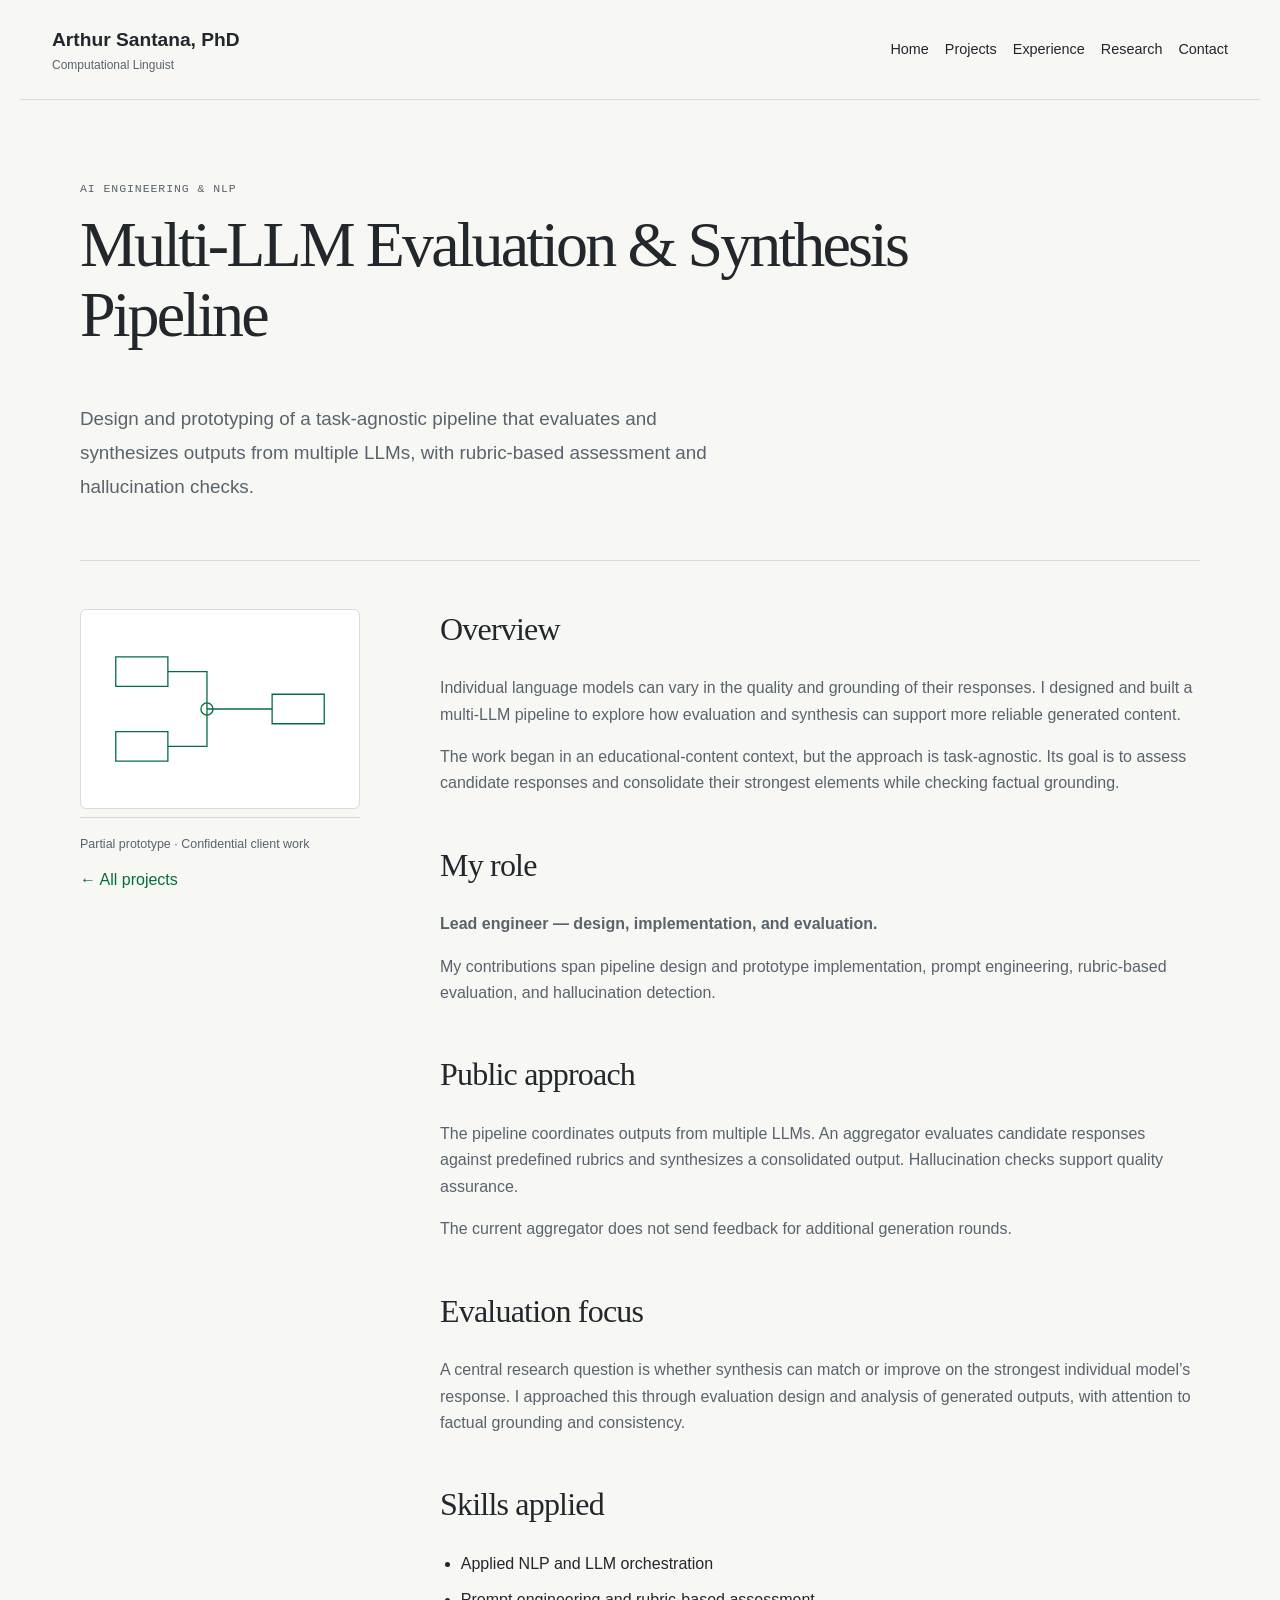
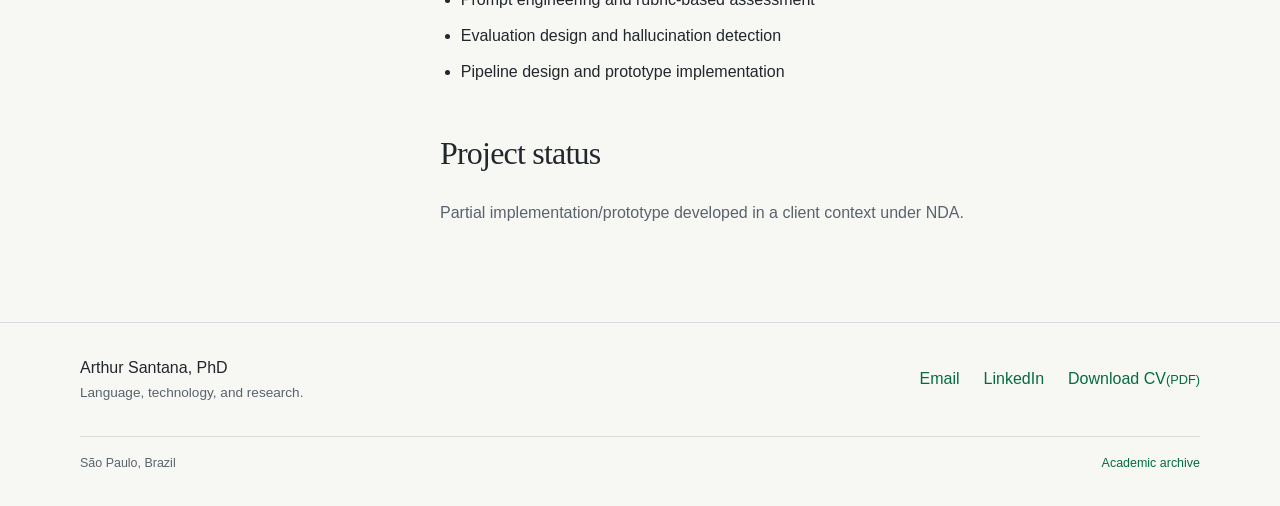
<file: projects/multi-llm-collaboration/index.html>
<!doctype html>
<html lang="en">
  <head>
    <meta charset="utf-8">
    <meta name="viewport" content="width=device-width, initial-scale=1">
    <title>Multi-LLM Evaluation &amp; Synthesis Pipeline — Arthur Santana</title>
    <meta name="description" content="Design and prototyping of a task-agnostic pipeline that evaluates and synthesizes outputs from multiple LLMs, with rubric-based assessment and hallucination checks.">
    <meta name="author" content="Arthur Santana">
    <link rel="canonical" href="https://arthurpsantana.github.io/projects/multi-llm-collaboration/">
    <meta property="og:title" content="Multi-LLM Evaluation &amp; Synthesis Pipeline — Arthur Santana">
    <meta property="og:description" content="Design and prototyping of a task-agnostic pipeline that evaluates and synthesizes outputs from multiple LLMs, with rubric-based assessment and hallucination checks.">
    <meta property="og:type" content="website">
    <meta property="og:url" content="https://arthurpsantana.github.io/projects/multi-llm-collaboration/">
    <meta name="theme-color" content="#F7F7F4">
    <link rel="icon" href="/images/favicons/favicon.ico">
    <link rel="stylesheet" href="/stylesheets/portfolio.css">
    <script src="/javascript/portfolio.js" defer>
    </script>
  </head>
  <body>
    <a class="skip-link" href="#main-content">Skip to content</a>
    <header class="site-header">
      <a class="site-brand" href="/">Arthur Santana, PhD<span>Computational Linguist</span>
      </a>
      <button class="menu-toggle" type="button" aria-expanded="false" aria-controls="site-navigation" hidden>Menu</button>
      <nav class="site-navigation" id="site-navigation" aria-label="Main navigation">
        <a href="/">Home</a>
        <a href="/projects/" aria-current="page">Projects</a>
        <a href="/experience/">Experience</a>
        <a href="/research/">Research</a>
        <a href="/contact/">Contact</a>
      </nav>
    </header>
    <main id="main-content" tabindex="-1">
      <section class="page-intro wrap">
        <p class="eyebrow">AI Engineering & NLP</p>
        <h1>Multi-LLM Evaluation &amp; Synthesis Pipeline</h1>
        <p class="lede">Design and prototyping of a task-agnostic pipeline that evaluates and synthesizes outputs from multiple LLMs, with rubric-based assessment and hallucination checks.</p>
      </section>
      <div class="wrap case-layout">
        <aside class="case-aside">
          <svg class="project-art" viewBox="0 0 320 200" fill="none" stroke="currentColor" stroke-width="1.5" aria-hidden="true">
            <path d="M40 40h60v34H40zM40 126h60v34H40zM220 83h60v34h-60z"/>
              <path d="M100 57h45v43h75M100 143h45v-43"/>
                <circle cx="145" cy="100" r="7"/>
                </svg>
                <p class="status">Partial prototype · Confidential client work</p>
                <a href="/projects/">← All projects</a>
              </aside>
              <div class="case-content">
                <section>
                  <h2>Overview</h2>
                  <p>Individual language models can vary in the quality and grounding of their responses. I designed and built a multi-LLM pipeline to explore how evaluation and synthesis can support more reliable generated content.</p>
                  <p>The work began in an educational-content context, but the approach is task-agnostic. Its goal is to assess candidate responses and consolidate their strongest elements while checking factual grounding.</p>
                </section>
                <section>
                  <h2>My role</h2>
                  <p><strong>Lead engineer — design, implementation, and evaluation.</strong></p>
                  <p>My contributions span pipeline design and prototype implementation, prompt engineering, rubric-based evaluation, and hallucination detection.</p>
                </section>
                <section>
                  <h2>Public approach</h2>
                  <p>The pipeline coordinates outputs from multiple LLMs. An aggregator evaluates candidate responses against predefined rubrics and synthesizes a consolidated output. Hallucination checks support quality assurance.</p>
                  <p>The current aggregator does not send feedback for additional generation rounds.</p>
                </section>
                <section>
                  <h2>Evaluation focus</h2>
                  <p>A central research question is whether synthesis can match or improve on the strongest individual model’s response. I approached this through evaluation design and analysis of generated outputs, with attention to factual grounding and consistency.</p>
                </section>
                <section>
                  <h2>Skills applied</h2>
                  <ul class="link-list">
                    <li>Applied NLP and LLM orchestration</li>
                    <li>Prompt engineering and rubric-based assessment</li>
                    <li>Evaluation design and hallucination detection</li>
                    <li>Pipeline design and prototype implementation</li>
                  </ul>
                </section>
                <section>
                  <h2>Project status</h2>
                  <p>Partial implementation/prototype developed in a client context under NDA.</p>
                </section>
              </div>
            </div>
          </main>
          <footer class="site-footer">
            <div class="footer-contact">
              <p>Arthur Santana, PhD<span>Language, technology, and research.</span>
              </p>
              <a href="mailto:arthurpereirasantana@gmail.com">Email</a>
              <a href="https://linkedin.com/in/arthursantana/">LinkedIn</a>
              <a href="/arthuCV.pdf?v=fe2b93e1adfd">Download CV <span class="small">(PDF)</span>
              </a>
            </div>
            <div class="footer-bottom">
              <span>São Paulo, Brazil</span>
              <a href="/research/">Academic archive</a>
            </div>
          </footer>
        </body>
      </html>
</file>
<file: stylesheets/style_dark_gray.css>
/*
-------------------------------------------------------------------------------
TABLE OF CONTENT
-------------------------------------------------------------------------------
*/
/*!------------------------------------------------------------------
[MAIN STYLESHEET]

PROJECT:	FLATRICA | MATERIAL CV
VERSION:	2.0
-------------------------------------------------------------------*/
/*------------------------------------------------------------------
[TABLE OF CONTENTS]

1. BODY

    2.PRE-LOADER / #loading
      2.1 NAME & STATUS / .text-holder
       2.1.1 NAME / h2
       2.1.2 STATUS / h6

 	3. HEADER / #home
		3.1 NAVIGATION / #themenu
		  3.1.1 MENU / #menu-options
		    3.1.1.1 PERSONAL LOGO / .logo-flat
		    3.1.1.2 OPTIONS / a
		  3.1.2 MENU BUTTON / #menuToggle

		3.2 V-CARD / #v-card-holder #v-card
		  3.2.1 PROFILE PICTURE / #profile
		  3.2.2 PROFILE DETAILS / .card-content
		    3.2.2.1 NAME & STATUS / .info-headings
		    3.2.2.2 CONTACT INFO / .infos
		    3.2.2.3 LINKS / .links

	4. ABOUT / #about
		4.1 DETAILS/ #about-card
		  4.1.1 ABOUT PARAGRAPH / .card-content p
		  4.1.1 BUTTONS / #about-btn

    5. EDUCATION / #education
        5.1 SECTION TITLE/ .section-title
		5.2 TIMELINE/ #timeline-education
		  5.2.1 TIMELINE BLOCK / .timeline-block
		    5.2.1 TIMELINE DOT / .timeline-dot
		    5.2.2 TIMELINE CONTENT / .timeline-content
		      5.2.2.1 TIMELINE TITLE / .timeline-title
		      5.2.2.2 TIMELINE TITLE INFO / .timeline-info
		      5.2.2.3 TIMELINE PARAGRAPH / p

    6. SKILLS / #skills
        6.1 SECTION TITLE/ .section-title
		6.2 SKILL SECTION TITLE/ .skills-title
		6.3.1 SKILL BAR / .skillbar
		  6.3.1 BAR TITLE / .skillbar-title
		  6.3.1 BAR / .skillbar-title
		  6.3.1 PARENTAGE / .skill-bar-percent

     7. EXPERIENCE / #experience
        7.1 SECTION TITLE/ .section-title
		7.2 TIMELINE / #timeline-experience
		  7.2.1 TIMELINE BLOCK / .timeline-block
		    7.2.1 TIMELINE DOT / .timeline-dot
		    7.2.2 TIMELINE CONTENT / .timeline-content
		      7.2.2.1 TIMELINE TITLE / .timeline-title
		      7.2.2.2 TIMELINE TITLE INFO / .timeline-info
		      7.2.2.3 TIMELINE PARAGRAPH / p

	8. PORTFOLIOS / #portfolios
	    8.1 SECTION TITLE/ .section-title
		8.2 OPTIONS / .nav .nav-tabs
		8.3 CATEGORIES CONTENT / .tab-content
		  8.3.1 All CATEGORIES / #all
		  8.3.2 CATEGORY 1 / #a
		    8.3.2.1 FIGURE / figure .port-effect
		      8.3.2.1.1 IMAGE / img
		      8.3.2.1.2 CAPTION / figcaption
		        8.3.2.1.2.1 HEADER / h2 span
		        8.3.2.1.2.1 DETAIL / p
		        8.3.2.1.2.1 LINK / a

    9. INTEREST / #interest
		9.1 SECTION TITLE/ .section-title
		9.2 INTEREST / #interest-card
		  9.2.1 INTEREST TEXT / .card-content p
		  9.2.2 INTEREST ICONS / #interest-icon
		    9.2.2.1 ICONS / .interest-icon i
		    9.2.2.2 TITLE / .interest-icon span

    10. TESTIMONIALS AND CLIENTS / #testimonials
          10.1 SECTION TITLE/ .section-title
          10.2 TESTIMONIALS / #testimonials-card
            10.2.1 CLIENT IMAGE / .ben img
            10.2.2 CLIENT QUOTE / .card blockquote
          10.3 CLIENT LOGOS / #clients
            10.3.1 LOGOS/ #clients-list img

     11. PRICING TABLE / #pricing-table
          10.1 SECTION TITLE/ .section-title
          10.2 PRICING TABLES / #pricing-card
            10.2.1 TOP / .pricing-top
            10.2.2 DETAILS / .pricing-bottom
            10.2.3 BUTTON / a

     12. BLOG / #blog
          12.1 SECTION TITLE/ .section-title
          12.2 BLOG'S / #blog-card
            12.2.1 BLOG ODD/ .blog .odd
              12.2.1.1 IMAGE/ .image img
              12.2.1.2 DETAILS .content
            12.2.2 BLOG EVEN / .blog .odd
              12.2.2.1 IMAGE/ .image img
              12.2.2.2 DETAILS .content

    13. CONTACT / #contact
        13.1 SECTION TITLE/ .section-title
        13.2 CONTACT FORM / #contact-form
        13.2. MAP / #myMap

     14. SCROLL TO TOP / #scroll-top
        14.1 BUTTON / #scrollup

     15. FOOTER / footer
        14.1 DETAILS / p
        14.2 LINK / a

-------------------------------------------------------------------*/
/*
-------------------------------------------------------------------------------
1. HTML, BODY, SECTION, CONTAINER, CARD
-------------------------------------------------------------------------------
*/
/*
-------------------------------------------------------------------------------
#BODY & HTML
-------------------------------------------------------------------------------
*/
html, body {
    margin: 0;
    padding: 0;
    outline: 0;
    display: block;
    font-family: 'Roboto', sans-serif;
    font-size: 15px;
    background-color: #f5f5f5;
    color: #3e3e3e;
    -webkit-font-smoothing: subpixel-antialiased;
    -webkit-text-stroke: 1px transparent;
    -webkit-text-size-adjust: 100%;
    -ms-text-size-adjust: 100%;
    -webkit-overflow-scrolling: touch;
    /*
    -------------------------------------------------------------------------------
    #FONT & TYPOGRAPHY
    -------------------------------------------------------------------------------
    */ }
html h1, html h2, html h3, html h4, html h5, html h6, html span, body h1, body h2, body h3, body h4, body h5, body h6, body span {
    font-family: 'Raleway', sans-serif; }
html h4, body h4 {
    font-size: 2.28rem;
    line-height: 110%;
    margin: 1.14rem 0 0.912rem 0; }
html p, html a, html li, html label, html input, html blockquote, html cite, html div, body p, body a, body li, body label, body input, body blockquote, body cite, body div {
    font-family: 'Muli', sans-serif; }
html p, body p {
    color: #757575; }
html a, body a {
    color: #3e3e3e; }
html a:hover, body a:hover {
    color: #3e3e3e;
    text-decoration: none; }
html a:focus, body a:focus {
    color: #3e3e3e;
    text-decoration: none; }
html h1, body h1 {
    font-weight: 700; }
html h2, html h3, html h4, body h2, body h3, body h4 {
    font-weight: 600; }
html h5, html h6, body h5, body h6 {
    font-weight: 500; }
html p, html a, html li, body p, body a, body li {
    font-weight: 400; }
html h6, body h6 {
    font-size: 1.4em; }
html .is-hidden, body .is-hidden {
    visibility: hidden; }
html .btn, body .btn {
    padding-top: 8px; }

/*
-------------------------------------------------------------------------------
#SECTION
-------------------------------------------------------------------------------
*/
.section {
    /*section properties*/
    position: relative;
    padding-top: 15px;
    padding-bottom: 30px;
    background-color: transparent; }
.section .section-title {
    /*section title*/
    margin-bottom: 30px; }
.section .section-title .title-icon {
    /*icon*/
    margin-right: 20px; }

/*
-------------------------------------------------------------------------------
#CONTAINER
-------------------------------------------------------------------------------
*/
.container {
    /*container properties*/
    padding-right: 15px;
    padding-left: 15px;
    margin-right: auto;
    margin-left: auto;
    -webkit-backface-visibility: hidden;
    -moz-transform: translateZ(0);
    -ms-transform: translateZ(0);
    -o-transform: translateZ(0);
    transform: translateZ(0);
    -webkit-transform: translate3d(0, 0, 0); }

@media (min-width: 768px) {
    .container {
        /*container at min width 768px*/
        width: 750px; } }
@media (min-width: 992px) {
    .container {
        /*container at min width 992px*/
        width: 970px; } }
@media (min-width: 1200px) {
    .container {
        /*container at min width 1200px*/
        width: 1000px; } }
/*
-------------------------------------------------------------------------------
#CARD
-------------------------------------------------------------------------------
*/
.card {
    /*card layout*/
    position: relative;
    background-color: #f5f5f5;
    transition: box-shadow .25s;
    border-radius: 2px;
    margin: 8px 0; }
.card .card-content {
    /*card content*/
    padding: 40px;
    border-radius: 0 0 2px 2px; }
.card .card-content p {
    /*paragraph style inside card content*/
    margin: 0;
    color: inherit;
    text-align: center; }

/*
-------------------------------------------------------------------------------
#MODAL
-------------------------------------------------------------------------------
*/
.modal-content {
    border-radius: 0 !important;
    background-color: #f5f5f5;
    color: #616161; }
.modal-content .modal-body {
    position: relative;
    padding: 40px;
    text-align: justify; }
.modal-content .modal-header {
    padding: 15px;
    border-bottom: 0; }
.modal-content .modal-footer {
    border: 0 !important; }
.modal-content .btn-default {
    border-radius: 0;
    background-color: #3e3e3e;
    border-color: #3e3e3e; }
.modal-content .btn-default:hover, .modal-content .btn-default:focus {
    color: #f5f5f5;
    background-color: #3e3e3e;
    border-color: #3e3e3e;
    border-radius: 0; }

/*
-------------------------------------------------------------------------------
2. PRE-LOADER
-------------------------------------------------------------------------------
*/
#loading {
    /*pre-loader*/
    background-color: #3e3e3e;
    height: 100%;
    width: 100%;
    position: fixed;
    z-index: 5001;
    margin-top: 0;
    top: 0; }
#loading #loading-center {
    /*pre-loader positioning*/
    width: 100%;
    height: 100%;
    position: relative; }
#loading #loading-center-absolute {
    /*pre-loader positioning*/
    position: absolute;
    left: 50%;
    top: 50%;
    height: 200px;
    width: 271px;
    margin-top: -123px;
    margin-left: -136px; }
#loading .text-holder {
    /*pre-loader text*/
    width: 100%;
    position: absolute;
    color: #f5f5f5;
    top: 62%; }
#loading .text-holder h2 {
    /*name*/
    padding: 0;
    margin: 0;
    text-shadow: 2px 2px 4px rgba(0, 0, 0, 0.29); }
#loading .text-holder h6 {
    /*detail*/
    font-size: 16px;
    padding: 0;
    margin: 0;
    text-shadow: 2px 2px 4px rgba(0, 0, 0, 0.29); }
#loading .box-holder {
    /*pre-loader box*/
    position: absolute;
    top: 42%;
    left: 45%; }
#loading .box-holder .load-box {
    /*outer box*/
    display: inline-block;
    width: 30px;
    height: 30px;
    position: relative;
    border: 4px solid #f5f5f5;
    top: 50%;
    animation: loader 2s infinite ease;
    -webkit-animation: loader 2s infinite ease;
    box-shadow: 0 2px 5px 0 rgba(0, 0, 0, 0.16), 0 2px 10px 0 rgba(0, 0, 0, 0.12); }
#loading .box-holder .load-box .box-inner {
    /*inner box*/
    vertical-align: top;
    display: inline-block;
    width: 100%;
    background-color: #f5f5f5;
    animation: loader-inner 2s infinite ease-in;
    -webkit-animation: loader-inner 2s infinite ease-in; }
@-webkit-keyframes loader {
    /*loader animation*/
    0% {
        -webkit-transform: rotate(0deg);
        transform: rotate(0deg); }
    25% {
        transform: rotate(180deg);
        -webkit-transform: rotate(180deg); }
    50% {
        transform: rotate(180deg);
        -webkit-transform: rotate(180deg); }
    75% {
        transform: rotate(360deg);
        -webkit-transform: rotate(360deg); }
    100% {
        transform: rotate(360deg);
        -webkit-transform: rotate(360deg); } }
@keyframes loader {
    /*loader animation*/
    0% {
        transform: rotate(0deg);
        -webkit-transform: rotate(0deg); }
    25% {
        transform: rotate(180deg);
        -webkit-transform: rotate(180deg); }
    50% {
        transform: rotate(180deg);
        -webkit-transform: rotate(180deg); }
    75% {
        transform: rotate(360deg);
        -webkit-transform: rotate(360deg); }
    100% {
        transform: rotate(360deg);
        -webkit-transform: rotate(360deg); } }
@-webkit-keyframes loader-inner {
    /*loader-inner animation*/
    0% {
        height: 0; }
    25% {
        height: 0; }
    50% {
        height: 100%; }
    75% {
        height: 100%; }
    100% {
        height: 0; } }
@keyframes loader-inner {
    /*loader-inner animation*/
    0% {
        height: 0; }
    25% {
        height: 0; }
    50% {
        height: 100%; }
    75% {
        height: 100%; }
    100% {
        height: 0; } }
/*
-------------------------------------------------------------------------------
3. HEADER
-------------------------------------------------------------------------------
*/
/*home section*/
#home .menu {
    /*side menu*/
    position: fixed;
    left: -225px;
    width: 225px;
    height: 100%;
    top: 0;
    z-index: 10;
    text-align: left;
    background: #3e3e3e; }
#home .menu a {
    /*menu links*/
    margin-left: 30px;
    margin-right: 30px;
    color: #616161;
    display: block;
    font-size: 12px;
    font-weight: 700;
    line-height: 40px;
    letter-spacing: .1em;
    text-transform: uppercase; }
#home .menu a:hover {
    /*link option hover color*/
    color: #3e3e3e; }
#home .menu a:active {
    /*option active color*/
    color: #3e3e3e; }
#home .menu i {
    /*menu icon*/
    padding: 7px; }
#home .menu .menu-wrap {
    /*menu warp class*/
    position: absolute;
    top: 0;
    left: 0;
    background: #f5f5f5;
    width: 225px;
    height: 100%;
    overflow-y: auto;
    padding-top: 14px; }
#home .menu .logo-flat {
    /*menu logo*/
    height: 200px;
    margin-top: -14px;
    background: #3e3e3e; }
#home .menu .logo-flat img {
    /*logo image*/
    width: 100%;
    padding: 30px 44px 44px 44px; }
#home .menu-open {
    /*set left 0 to open menu*/
    left: 0; }
#home .body-push {
    overflow-x: hidden;
    position: relative;
    right: 0; }
#home .body-push-toright {
    /*push to right*/
    right: 225px; }
#home .body-push-toleft {
    /*push to left on click*/
    right: 225px; }
#home .menu, #home .body-push {
    /*menu easing effect*/
    -webkit-transition: all .3s ease;
    -moz-transition: all .3s ease;
    -ms-transition: all .3s ease;
    -o-transition: all .3s ease;
    transition: all .3s ease; }
#home #menuToggle {
    /*menu toggle style*/
    position: absolute;
    top: 20px;
    right: -65px;
    z-index: 11;
    display: block;
    text-align: center;
    font-size: 14px;
    width: 40px;
    height: 40px;
    line-height: 40px;
    cursor: pointer;
    border: 1px solid rgba(93, 92, 92, 0.52);
    background: rgba(0, 0, 0, 0.06);
    -webkit-transition: all .5s ease-in-out;
    -moz-transition: all .5s ease-in-out;
    -o-transition: all .5s ease-in-out;
    transition: all .5s ease-in-out; }
#home #menuToggle:hover {
    /*toggle hover style*/
    background: rgba(0, 0, 0, 0.3);
    -webkit-transition: all .5s ease-in-out;
    -moz-transition: all .5s ease-in-out;
    -o-transition: all .5s ease-in-out;
    transition: all .5s ease-in-out; }
#home #menuToggle .toggle-normal {
    font-size: 31px; }
#home #menuToggle .toggle-normal i {
    font-size: 31px;
    padding: 4px !important;
    color: #3e3e3e !important; }
#home #menuToggle .toggle-normal .top-bar {
    position: absolute;
    right: 0;
    top: -6px;
    transition: .8s; }
#home #menuToggle .toggle-normal .middle-bar {
    position: absolute;
    right: 0;
    top: 0;
    opacity: 1;
    transition: .8s; }
#home #menuToggle .toggle-normal .bottom-bar {
    position: absolute;
    right: 0;
    top: 6px;
    transform: rotate(0deg);
    transition: .8s; }
#home #menuToggle .top-transform {
    transform: rotate(45deg) !important;
    transform-origin: 34% 56%; }
#home #menuToggle .middle-transform {
    opacity: 0 !important; }
#home #menuToggle .bottom-transform {
    transform: rotate(-45deg) !important;
    transform-origin: 28% 43%; }
#home .header-background {
    /*home background*/
    position: relative;
    display: block;
    width: 100%;
    height: 370px;
    background: url("../images/background.png") no-repeat;
    background-size: cover;
    background-position: center center;
    background-attachment: fixed; }
#home .header-background #v-card-holder {
    /*card holder*/
    position: absolute;
    overflow: visible;
    width: 100%;
    height: auto;
    top: 171px; }
#home .header-background #v-card-holder #v-card {
    /*v-card with fixed 400px height*/
    position: relative;
    width: 100%;
    height: 400px;
    overflow: hidden;
    z-index: 1;
    background: #f5f5f5;
    margin: -20px 3px 0 0; }
#home .header-background #v-card-holder #v-card .info-headings {
    /*basic infos*/
    max-width: 514px; }
#home .header-background #v-card-holder #v-card .info-headings h4 {
    /*name*/
    display: block;
    width: 100%;
    font-weight: 900;
    color: #616161;
    text-shadow: 2px 2px 4px rgba(0, 0, 0, 0.29); }
#home .header-background #v-card-holder #v-card .info-headings h6 {
    /*details*/
    display: block;
    width: 100%;
    font-weight: 300;
    margin-top: -10px;
    margin-bottom: 30px;
    font-size: 1.2em;
    color: #616161;
    text-shadow: 2px 2px 4px rgba(0, 0, 0, 0.29); }
#home .header-background #v-card-holder #v-card .infos {
    /*detailed infos*/
    max-width: 515px;
    margin-top: 99px; }
#home .header-background #v-card-holder #v-card .infos .profile-list {
    /*list*/ }
#home .header-background #v-card-holder #v-card .infos .profile-list .title {
    /*info title*/
    display: block;
    float: left;
    color: #616161;
    line-height: 26px; }
#home .header-background #v-card-holder #v-card .infos .profile-list .title i {
    /*matching icon*/
    font-size: 23px; }
#home .header-background #v-card-holder #v-card .infos .profile-list .title .fa {
    /*for font awesome*/
    padding-left: 2px; }
#home .header-background #v-card-holder #v-card .infos .profile-list .content {
    /*infos content*/
    display: block;
    margin-left: 30px;
    font-size: 15px;
    font-weight: 400;
    line-height: 20px;
    color: #616161; }
#home .header-background #v-card-holder #v-card .links {
    /*social links*/
    max-width: 500px;
    margin-left: -12px;
    margin-top: 12px;
    height: 100%; }
#home .header-background #v-card-holder #v-card .links .social {
    /*class*/
    margin-left: 12px;
    margin-bottom: 4px; }
#home .header-background #v-card-holder #v-card .links .social i {
    /*icon*/
    font-size: 15px;
    vertical-align: middle;
    padding-bottom: 15px; }
@media screen and (max-width: 400px) {
    #home .header-background #v-card-holder #v-card .links .social {
        /*making links responsive*/
        margin-left: 5px; } }
@media screen and (max-width: 990px) {
    #home .header-background #v-card-holder #v-card .infos {
        /*max width for infos*/
        max-width: 278px; }
    #home .header-background #v-card-holder #v-card .links {
        /*max width for links*/
        max-width: 325px; }
    #home .header-background #v-card-holder #v-card .info-headings {
        /*max width for headings*/
        max-width: 270px; } }
#home .header-background #v-card-holder #v-card #profile {
    /*profile area*/
    position: absolute;
    right: 0;
    z-index: 1; }
#home .header-background #v-card-holder #v-card #profile img {
    /*user image for 400x400px image*/
    width: 400px;
    height: auto; }
#home .header-background #v-card-holder #v-card #profile .slant {
    /*slant*/
    position: absolute;
    width: 100%;
    height: 100%;
    top: 0;
    border-style: dashed;
    border-width: 400px 0 0 100px;
    border-color: transparent transparent transparent #f5f5f5; }
@media screen and (-ms-high-contrast: active), (-ms-high-contrast: none) {
    #home .header-background #v-card-holder #v-card #profile .slant {
        /*slant properties for ie*/
        position: absolute;
        width: 100%;
        height: 100%;
        top: 0;
        border-style: solid;
        border-width: 400px 0 0 100px;
        border-color: transparent transparent transparent #f5f5f5; } }
@-moz-document url-prefix() {
    #home .header-background #v-card-holder #v-card #profile .slant {
        /*for firefox*/
        position: absolute;
        width: 100%;
        height: 100%;
        top: 0;
        border-style: solid;
        border-width: 400px 0 0 100px;
        border-color: transparent transparent transparent #f5f5f5; } }
@supports (-ms-accelerator: true) {
    #home .header-background #v-card-holder #v-card #profile .slant {
        /*for edge*/
        position: absolute;
        width: 100%;
        height: 100%;
        top: 0;
        border-style: solid;
        border-width: 400px 0 0 100px;
        border-color: transparent transparent transparent #f5f5f5; } }
#home .header-background #v-card-holder #v-card #profile .add-btn {
    /*plus button*/
    position: absolute;
    background-color: #3e3e3e;
    top: 20%;
    right: 86%;
    overflow: hidden; }
#home .header-background #v-card-holder #v-card #profile .add-btn i {
    /*icon*/
    font-size: 35px;
    color: #f5f5f5; }
@media screen and (max-width: 767px) {
    #home {
        /*at max width 767*/ }
    #home .header-background #v-card-holder #v-card {
        /*v-card at max width 767*/
        position: relative;
        width: 100%;
        height: auto;
        overflow: visible;
        z-index: 1;
        top: 34px; }
    #home .header-background #v-card-holder #v-card #profile {
        /*profile v-card at max width 767*/
        position: absolute;
        bottom: 85%;
        left: 0;
        width: 150px;
        height: auto;
        margin-right: auto;
        margin-left: auto;
        z-index: 1;
        background-color: transparent; }
    #home .header-background #v-card-holder #v-card #profile img {
        /*image at max width 767*/
        width: 150px;
        height: 150px;
        border-radius: 50%;
        box-shadow: 0 2px 5px 0 rgba(0, 0, 0, 0.16), 0 2px 10px 0 rgba(0, 0, 0, 0.12); }
    #home .header-background #v-card-holder #v-card #profile .slant {
        /*hide slant*/
        display: none;
        opacity: 0;
        overflow: hidden; }
    #home .header-background #v-card-holder #v-card #profile .add-btn {
        /*hide add button*/
        display: none;
        opacity: 0;
        overflow: hidden; }
    #home .header-background #v-card-holder #v-card .social {
        /*links styles at max width 767*/
        top: 0;
        margin-left: 5px;
        margin-bottom: 4px; }
    #home .header-background #v-card-holder #v-card .infos {
        /*infos at max width 767*/
        display: table;
        margin: 0 auto;
        max-width: 100%;
        padding: 0; }
    #home .header-background #v-card-holder #v-card .links {
        /*links at max width 767*/
        display: table;
        max-width: 100%;
        padding: 0;
        margin: 0 auto 9px; }
    #home .header-background #v-card-holder #v-card .links #first_one {
        /*first link at max width 767*/
        margin-left: 0; }
    #home .header-background #v-card-holder #v-card .info-headings {
        /*heading at max width 767*/
        max-width: 100%;
        text-align: center;
        margin-top: 38px; }
    #home .header-background #v-card-holder #v-card .info-headings h6 {
        margin-bottom: 20px; }
    #home .header-background #v-card-holder #v-card .card-content {
        /*content padding*/
        padding: 10px; } }

/*
-------------------------------------------------------------------------------
4. ABOUT
-------------------------------------------------------------------------------
*/
/*about section*/
#about {
    /*profile about*/
    margin-top: 200px; }
#about .about-btn {
    /*about buttons*/
    height: auto;
    margin-right: auto;
    margin-left: auto;
    animation-delay: 1s;
    text-align: center; }
#about .about-btn .btn {
    /*button style*/
    margin: 7px 7px;
    background: #3e3e3e;
    color: #ffffff;
    width: 180px;
    border-radius: 2px; }
#about .about-btn .btn:hover {
    /*hover effect*/
    background: #046c40; }

/*
-------------------------------------------------------------------------------
#TIMELINE SECTION BOTH 5.EDUCATION AND 7.EXPERIENCE EXTENDS FROM IT
-------------------------------------------------------------------------------
*/
#timeline-education {
    /*education section*/
    position: relative; }
#timeline-education:before {
    /*straight line*/
    content: '';
    position: absolute;
    top: 0;
    bottom: 23px;
    left: 50%;
    height: 99.5%;
    width: 4px;
    opacity: 0.3;
    background: #3e3e3e; }

#timeline-experience {
    /*experience section*/
    position: relative; }
#timeline-experience::before {
    /*straight line*/
    content: '';
    position: absolute;
    top: 0;
    bottom: 23px;
    left: 50%;
    height: 99.5%;
    width: 4px;
    opacity: 0.3;
    background: #3e3e3e; }

.timeline-block {
    /*timeline block*/
    position: relative; }
.timeline-block::after {
    /*timeline block after*/
    clear: both;
    content: "";
    display: table; }
.timeline-block:first-child {
    margin-top: 0; }
.timeline-block:last-child {
    margin-bottom: 0; }
.timeline-block .card-content {
    /*content*/
    padding: 20px; }
.timeline-block .card-content p {
    /*paragraph*/
    margin-top: 13px;
    text-align: left; }
.timeline-block .card-content .modal-dot {
    outline: 0;
    font-size: 20px; }
.timeline-block .card-content .modal-dot:hover, .timeline-block .card-content .modal-dot:focus {
    color: #046c40; }
.timeline-block .timeline-dot {
    /*timeline dot*/
    background: #3e3e3e;
    width: 50px;
    height: 50px;
    border-radius: 100%;
    box-shadow: 0 2px 5px 0 rgba(0, 0, 0, 0.16), 0 2px 10px 0 rgba(0, 0, 0, 0.12);
    z-index: 2;
    color: #f5f5f5;
    text-align: center;
    position: absolute;
    top: 5px;
    right: 2%; }
.timeline-block .timeline-dot i {
    /*dot icon*/
    text-align: center;
    font-size: 24px;
    margin-top: 26%;
    text-shadow: 2px 2px 4px rgba(0, 0, 0, 0.29); }
.timeline-block .timeline-dot h6 {
    /*dot text*/
    padding: 0;
    font-size: 30px;
    font-weight: bold;
    margin-top: 8px;
    text-shadow: 2px 2px 4px rgba(0, 0, 0, 0.29); }
.timeline-block .timeline-content {
    /*each timeline content*/
    position: relative;
    background: #f5f5f5;
    margin-right: 0;
    z-index: 1;
    margin-bottom: 5px;
    border-left: 5px solid #3e3e3e; }
.timeline-block .timeline-content::before {
    /*horizontal line*/
    content: '';
    width: 58px;
    height: 4px;
    position: absolute;
    top: 26px;
    left: 100%;
    z-index: -2;
    opacity: 0.4;
    background: #3e3e3e; }
.timeline-block .timeline-content::after {
    /*horizontal line*/
    clear: both;
    content: "";
    display: table; }
.timeline-block .timeline-content .timeline-title {
    /*timeline blocks title*/
    max-width: 84%;
    font-weight: normal; }
.timeline-block .timeline-content .timeline-info {
    /*more details*/ }
.timeline-block .timeline-content .timeline-info h6 {
    /*subject or institution*/
    line-height: 12px; }
.timeline-block .timeline-content .timeline-info h6 small {
    /*time*/
    color: inherit; }
@media screen and (max-width: 768px) {
    .timeline-block .timeline-content:before {
        /*horizontal line hide at screen size*/
        display: none; } }

@media only screen and (min-width: 768px) {
    /*properties for min width 768*/
    #timeline-education::before {
        /*vertical line for education in in min width 768 */
        left: 50%;
        margin-left: -2px;
        height: 77.1%;
        opacity: 0.4;
        background: #3e3e3e; }

    #timeline-experience::before {
        /*vertical line for experience in min width 768 */
        left: 50%;
        margin-left: -2px;
        height: 69.1%;
        opacity: 0.4;
        background: #3e3e3e; }

    .timeline-block {
        /*timeline block in min width 768*/
        margin: -5em 0; }
    .timeline-block .card {
        margin: 0; }
    .timeline-block .timeline-dot {
        /*timeline dot in min width 768*/
        width: 50px;
        height: 50px;
        left: 50%;
        top: 0;
        z-index: 2;
        margin-left: -24px;
        -webkit-transform: translateZ(0);
        -webkit-backface-visibility: hidden; }
    .timeline-block .timeline-content {
        /*timeline content in min width 768*/
        width: 44%; }
    .timeline-block .timeline-content .timeline-title {
        /*timeline title min width 768*/
        max-width: 100%; }
    .timeline-block:nth-child(even) .timeline-content {
        /*content to right*/
        float: right; }
    .timeline-block:nth-child(even) .timeline-content::before {
        /*horizontal line*/
        top: 25px;
        left: auto;
        right: 101.2%;
        z-index: -2; } }
/*
-------------------------------------------------------------------------------
6. SKILLS SECTION
-------------------------------------------------------------------------------
*/
/*skills section*/
#skills .card {
    background: #3e3e3e;
    /*skills title*/ }
#skills .card .skills-title {
    /*skills title*/
    margin: 15px 0; }
#skills .card .skills-title h6 {
    /*title style*/
    color: #f5f5f5;
    text-shadow: 2px 2px 4px rgba(0, 0, 0, 0.29); }
#skills .card .skillbar {
    /*whole bar*/
    position: relative;
    display: block;
    margin-bottom: 17px;
    margin-top: 45px;
    width: 100%;
    padding: 0 0;
    background: #046c40;
    height: 4px;
    -webkit-transition: 0.4s linear;
    -moz-transition: 0.4s linear;
    -ms-transition: 0.4s linear;
    -o-transition: 0.4s linear;
    transition: 0.4s linear;
    -webkit-transition-property: width, background-color;
    -moz-transition-property: width, background-color;
    -ms-transition-property: width, background-color;
    -o-transition-property: width, background-color;
    transition-property: width, background-color; }
#skills .card .skillbar .skillbar-title {
    /*skill bar title*/
    position: absolute;
    top: 0;
    left: 0;
    font-size: 1em; }
#skills .card .skillbar .skillbar-title span {
    /*title*/
    display: block;
    padding: 3px 0;
    margin-top: -25px;
    line-height: 15px;
    color: #f5f5f5; }
#skills .card .skillbar .skillbar-bar {
    /*skill bar*/
    height: 4px;
    width: 0;
    background: #f5f5f5;
    overflow: hidden; }
#skills .card .skillbar .skill-bar-percent {
    /*skill percentage text*/
    position: absolute;
    right: 1px;
    top: -20px;
    font-size: .8em;
    line-height: 15px;
    color: #f5f5f5; }

/*
-------------------------------------------------------------------------------
8. PORTFOLIOS SECTION
-------------------------------------------------------------------------------
*/
/*portfolios section*/
#portfolios #portfolios-card {
    /*portfolio card*/
    overflow: hidden; }
#portfolios #portfolios-card .nav-tabs {
    /*portfolios tabs*/
    border-bottom: 0;
    text-align: center;
    margin-bottom: 10px; }
#portfolios #portfolios-card .nav-tabs li {
    /*option list*/
    float: none;
    margin: 0;
    position: relative;
    display: inline-block; }
#portfolios #portfolios-card .nav-tabs li a {
    /*links for options*/
    margin-right: 0;
    border: 0;
    color: #555555; }
#portfolios #portfolios-card .nav-tabs > li.active > a, #portfolios #portfolios-card .nav-tabs > li.active > a:hover, #portfolios #portfolios-card .nav-tabs > li.active > a:focus {
    /*tabs style bootstrap*/
    border: 0;
    border-bottom: 5px solid #3e3e3e;
    background-color: transparent;
    /* outline: 0;*/ }
#portfolios #portfolios-card .tab-content {
    /*portfolios content*/
    margin: 0 10px; }
#portfolios #portfolios-card .tab-content .grid figure figcaption, #portfolios #portfolios-card .tab-content .grid figure figcaption > a {
    position: absolute;
    top: 0;
    left: 0;
    width: 100%;
    height: 100%; }
#portfolios #portfolios-card .tab-content figure.port-effect:hover figcaption::before, #portfolios #portfolios-card .tab-content figure.port-effect:hover p {
    opacity: 1;
    -webkit-transform: translate3d(0, 0, 0);
    transform: translate3d(0, 0, 0); }
@media screen and (max-width: 747px) {
    #portfolios #portfolios-card .tab-content .big {
        /*big tile width*/ } }
@media (min-width: 992px) {
    #portfolios #portfolios-card .tab-content .big {
        width: 66.6%; } }
#portfolios #portfolios-card .tab-content .grid {
    /*image girds*/
    position: relative;
    margin: 0 auto;
    padding: 5px 7px 7px 5px;
    list-style: none;
    text-align: center; }
#portfolios #portfolios-card .tab-content .grid figure {
    /*portfolio overlay*/
    position: relative;
    float: left;
    margin: 0;
    width: 100%;
    background: transparent;
    text-align: center;
    cursor: pointer;
    box-shadow: 0 2px 5px 0 rgba(0, 0, 0, 0.16), 0 2px 10px 0 rgba(0, 0, 0, 0.12);
    overflow: hidden !important;
    padding: 2px !important; }
#portfolios #portfolios-card .tab-content .grid figure img {
    /*portfolio image*/
    position: relative;
    display: block;
    width: 100%;
    opacity: 0.8; }
#portfolios #portfolios-card .tab-content .grid figure figcaption {
    /*image caption*/
    padding: 2em;
    color: #f5f5f5;
    text-transform: uppercase;
    font-size: 1.25em;
    -webkit-backface-visibility: hidden;
    backface-visibility: hidden; }
#portfolios #portfolios-card .tab-content .grid figure figcaption > a {
    z-index: 1000;
    text-indent: 200%;
    white-space: nowrap;
    font-size: 0;
    opacity: 0; }
#portfolios #portfolios-card .tab-content .grid figure figcaption::before {
    pointer-events: none; }
#portfolios #portfolios-card .tab-content .grid figure figcaption::after {
    pointer-events: none; }
#portfolios #portfolios-card .tab-content .grid figure h2 {
    /*portfolio caption header*/
    word-spacing: -0.15em;
    font-weight: 300;
    font-size: 18px;
    margin: 0; }
#portfolios #portfolios-card .tab-content .grid figure h2 span {
    /*span tag inside  h2*/
    font-weight: 800; }
#portfolios #portfolios-card .tab-content .grid figure p {
    /*portfolio paragraph small description*/
    margin: 0;
    letter-spacing: 1px;
    font-size: 56.5%; }
@media screen and (min-width: 540px) and (max-width: 766px) {
    #portfolios #portfolios-card .tab-content .grid {
        /*max grid size in screen range*/
        max-width: 50%; } }
#portfolios #portfolios-card .tab-content figure.port-effect {
    /*portfolio effect*/ }
#portfolios #portfolios-card .tab-content figure.port-effect figcaption::before {
    /*caption before*/
    position: absolute;
    top: 0;
    left: 0;
    width: 100%;
    height: 100%;
    /*  background: -webkit-linear-gradient(top, rgba(72, 76, 97, 0) 0, $port_overlay 75%);
      background: linear-gradient(to bottom, rgba(72, 76, 97, 0) 0, $port_overlay 75%);*/
    background: rgba(0, 0, 0, 0.7);
    content: '';
    opacity: 0;
    -webkit-transform: translate3d(0, 50%, 0);
    transform: translate3d(0, 50%, 0);
    -webkit-transition: opacity 0.35s, -webkit-transform 0.35s;
    transition: opacity 0.35s, transform 0.35s; }
#portfolios #portfolios-card .tab-content figure.port-effect h2 {
    /*portfolio caption header*/
    position: absolute;
    top: 50%;
    left: 0;
    width: 100%;
    color: rgba(72, 76, 97, 0.22);
    -webkit-transition: -webkit-transform 0.35s, color 0.35s;
    transition: transform 0.35s, color 0.35s;
    -webkit-transform: translate3d(0, -50%, 0);
    transform: translate3d(0, -50%, 0); }
#portfolios #portfolios-card .tab-content figure.port-effect p {
    /*portfolio paragraph small description*/
    -webkit-transition: opacity 0.35s, -webkit-transform 0.35s;
    transition: opacity 0.35s, transform 0.35s;
    position: absolute;
    bottom: 0;
    left: 0;
    padding: 2em;
    width: 100%;
    opacity: 0;
    -webkit-transform: translate3d(0, 10px, 0);
    transform: translate3d(0, 10px, 0);
    color: #f5f5f5; }
#portfolios #portfolios-card .tab-content figure.port-effect:hover {
    /*hover effect*/ }
#portfolios #portfolios-card .tab-content figure.port-effect:hover h2 {
    /*hover effect for portfolio header*/
    color: #3e3e3e;
    -webkit-transform: translate3d(0, -50%, 0) translate3d(0, -40px, 0);
    transform: translate3d(0, -50%, 0) translate3d(0, -40px, 0); }
#portfolios .btn-large {
    color: #3e3e3e !important;
    background: #f5f5f5 !important;
    margin-bottom: 10px !important; }
@keyframes InLeft {
    /*keyframe for slide in left*/
    from {
        -webkit-transform: translate3d(-100%, 0, 0);
        transform: translate3d(-100%, 0, 0);
        visibility: visible; }
    to {
        -webkit-transform: translate3d(0, 0, 0);
        transform: translate3d(0, 0, 0); } }
@-webkit-keyframes InLeft {
    /*keyframe for slide in left*/
    from {
        -webkit-transform: translate3d(-100%, 0, 0);
        transform: translate3d(-100%, 0, 0);
        visibility: visible; }
    to {
        -webkit-transform: translate3d(0, 0, 0);
        transform: translate3d(0, 0, 0); } }
#portfolios .InLeft {
    /*animation slide in left*/
    -webkit-animation-name: InLeft;
    animation-name: InLeft;
    -webkit-animation-duration: .8s;
    animation-duration: .8s;
    -webkit-animation-fill-mode: both;
    animation-fill-mode: both; }
@-webkit-keyframes InRight {
    /*keyframe for slide in right*/
    from {
        -webkit-transform: translate3d(100%, 0, 0);
        transform: translate3d(100%, 0, 0);
        visibility: visible; }
    to {
        -webkit-transform: translate3d(0, 0, 0);
        transform: translate3d(0, 0, 0); } }
@keyframes InRight {
    /*keyframe for slide in left*/
    from {
        -webkit-transform: translate3d(100%, 0, 0);
        transform: translate3d(100%, 0, 0);
        visibility: visible; }
    to {
        -webkit-transform: translate3d(0, 0, 0);
        transform: translate3d(0, 0, 0); } }
#portfolios .InRight {
    /*animation slide in right*/
    -webkit-animation-name: InRight;
    animation-name: InRight;
    -webkit-animation-duration: .8s;
    animation-duration: .8s;
    -webkit-animation-fill-mode: both;
    animation-fill-mode: both; }

/*
-------------------------------------------------------------------------------
9. INTEREST SECTION
-------------------------------------------------------------------------------
*/
/*interest section*/
#interest .card {
    /*interest card class*/
    padding: 0; }
#interest .card .card-content {
    /*interest cards content*/
    border-bottom: 1px solid rgba(160, 160, 160, 0.2); }
#interest .card .row.no-gutters {
    /*row gutter remove*/
    margin-right: 0;
    margin-left: 0; }
#interest .card .row.no-gutters > [class^="col-"], #interest .card .row.no-gutters > [class*=" col-"] {
    padding-right: 0;
    padding-left: 0; }
#interest .card .box {
    /*fixing the height for icons*/
    height: 105px; }
#interest .card .box .interest-icon {
    /*interest icon*/
    display: block;
    color: #f5f5f5;
    background: #3e3e3e;
    height: 105px; }
#interest .card .box .interest-icon i {
    /*icon*/
    font-size: 2.2em;
    margin-top: 29px; }
#interest .card .box .interest-icon span {
    /*icon name*/
    display: block; }
#interest .card .box .interest-icon-even {
    /*interest icon even*/
    display: block;
    color: #3e3e3e;
    height: 105px;
    margin-right: -1px; }
#interest .card .box .interest-icon-even i {
    /*icon*/
    font-size: 2.2em;
    margin-top: 29px; }
#interest .card .box .interest-icon-even span {
    /*icon name*/
    display: block; }
@media screen and (min-width: 540px) and (max-width: 766px) {
    #interest .card .box {
        /*setting max width to screen range*/
        max-width: 33.33333333%; } }

/*
-------------------------------------------------------------------------------
10. TESTIMONIALS SECTION
-------------------------------------------------------------------------------
*/
/*testimonials section*/
#testimonials .carousel {
    cursor: w-resize; }
#testimonials .carousel-indicators li {
    border: 2px solid #3e3e3e; }
#testimonials .carousel-indicators .active {
    background-color: #3e3e3e; }
#testimonials .item {
    padding-top: 25px; }
#testimonials .ben {
    /*image class*/
    margin-bottom: -50px;
    margin-top: -5px;
    position: inherit;
    z-index: 2; }
#testimonials .ben img {
    /*clint image*/
    height: 130px;
    width: 130px;
    border-radius: 50%; }
#testimonials blockquote {
    /*quote*/
    padding-top: 66px;
    text-align: center;
    padding-bottom: 39px;
    font-size: 15px;
    border-left: none; }
#testimonials blockquote::before {
    /*quote sign*/
    content: "\201C";
    font-family: Georgia, serif;
    font-weight: bold;
    color: #3e3e3e;
    font-size: 2em;
    line-height: .1em;
    margin-right: 0;
    vertical-align: -0.3em; }
#testimonials blockquote cite {
    display: block;
    margin: 15px 0 0 0;
    font-style: normal; }
#testimonials #clients {
    /*clients logo slider*/
    margin-top: 14px;
    display: block; }
#testimonials #clients .clients-wrap {
    /*warp class*/
    display: block;
    overflow: hidden;
    padding: 10px 0 0;
    margin-top: -12px; }
#testimonials #clients .clients-wrap ul {
    display: block;
    list-style: none;
    position: relative; }
#testimonials #clients .clients-wrap ul li {
    /*logo list*/
    display: block;
    float: left;
    position: relative;
    width: 140px;
    height: 55px;
    line-height: 55px;
    text-align: center; }
#testimonials #clients .clients-wrap ul li img {
    /*client logos*/
    vertical-align: middle;
    max-width: 100%;
    max-height: 100%;
    -webkit-transition: all 0.3s linear;
    -moz-transition: all 0.3s linear;
    transition: all 0.3s linear;
    -ms-filter: "progid:DXImageTransform.Microsoft.Alpha(Opacity=65)";
    filter: alpha(opacity=65);
    opacity: 0.65; }
#testimonials #clients .clients-wrap ul li img:hover {
    /*logo hover effect*/
    -ms-filter: "progid:DXImageTransform.Microsoft.Alpha(Opacity=100)";
    filter: alpha(opacity=100);
    opacity: 1.0; }

/*
-------------------------------------------------------------------------------
11. PRICING SECTION
-------------------------------------------------------------------------------
*/
/*pricing section*/
#pricing-table .card {
    /*pricing card class*/
    padding: 0;
    transition: 0.5s;
    -webkit-transition: 0.5s;
    -moz-transition: 0.5s;
    -o-transition: 0.5s;
    margin-bottom: 8px; }
#pricing-table .card:hover {
    /*hover effect*/
    transform: scale(1.05);
    -webkit-transform: scale(1.05);
    -moz-transform: scale(1.05);
    -o-transform: scale(1.05);
    box-shadow: 0 20px 30px 0 rgba(0, 0, 0, 0.16), 0 10px 15px 0 rgba(0, 0, 0, 0.12); }
#pricing-table .card .pricing-top {
    /*pricing details*/
    width: 100%;
    background: #3e3e3e;
    color: #f5f5f5;
    padding: 30px 0 40px 0;
    text-align: center; }
#pricing-table .card .pricing-top p {
    /*pricing headings*/
    margin-bottom: 40px;
    font-size: 20px;
    color: #f5f5f5; }
#pricing-table .card .pricing-top p em {
    font-size: 54px;
    font-style: normal; }
#pricing-table .card .pricing-top p sup {
    font-size: 30px; }
#pricing-table .card .pricing-top span {
    font-size: 14px;
    text-transform: uppercase;
    border: 2px solid #f5f5f5;
    padding: 5px 10px; }
#pricing-table .card .pricing-bottom {
    /*pricing bottom*/
    margin: 15px 0; }
#pricing-table .card .pricing-bottom ul li {
    /*pricing package details*/
    list-style: none;
    padding: 0 15px;
    margin: 0 auto;
    line-height: 1.7; }
#pricing-table .card .btn {
    /*purchase button*/
    background: #3e3e3e;
    margin-bottom: 5px;
    color: #f5f5f5;
    border-radius: 2px; }
#pricing-table .card .btn:hover {
    /*button hover effect*/
    background: #046c40; }

/*
-------------------------------------------------------------------------------
12. BLOG SECTION
-------------------------------------------------------------------------------
*/
/*blog section*/
#blog .blog {
    /*blog class*/
    position: relative;
    height: 21em; }
#blog .blog:after {
    clear: both;
    content: '';
    display: block; }
#blog .blog:before {
    background: blue;
    content: '';
    display: inline-block;
    height: 100%;
    vertical-align: middle; }
#blog .blog .content {
    /*blog content*/
    display: inline-block;
    padding: 40px;
    vertical-align: middle;
    width: 49.3%; }
#blog .blog .content:last-child {
    margin: 0 2px 0 -2px; }
#blog .blog .content h6 {
    /*blog header*/
    margin-bottom: 0.5em;
    margin-top: 1em;
    text-transform: uppercase; }
#blog .blog .content .breadcrumb {
    padding: 0;
    background: transparent !important;
    font-size: 15px; }
#blog .blog .content a {
    /*read more link*/
    border-bottom: 1px solid gainsboro; }
#blog .blog .image {
    /*blog image*/
    display: inline-block;
    height: 100%;
    width: 50%;
    overflow: hidden;
    position: relative; }
#blog .blog .image:hover .image-overlay {
    /*overlay effect*/
    z-index: 2; }
#blog .blog .image:hover img {
    /*image hover*/
    transform: scale(1.05);
    -webkit-transform: scale(1.05);
    -moz-transform: scale(1.05);
    -o-transform: scale(1.05); }
#blog .blog .image img {
    /*blog image*/
    display: block;
    height: 100%;
    width: 100%;
    position: absolute;
    z-index: 1;
    transition: .5s;
    -webkit-transition: 0.5s;
    -moz-transition: 0.5s;
    -o-transition: 0.5s; }
#blog .blog .image-overlay {
    /*blog image overlay*/
    position: absolute;
    background: rgba(0, 0, 0, 0.3);
    width: 100%;
    height: 100%;
    z-index: 0; }
#blog .odd {
    /*blog odd property*/
    text-align: left; }
#blog .odd .image {
    float: left; }
#blog .odd .image img {
    right: 0;
    top: 0; }
#blog .even {
    /*blog even property*/
    text-align: right; }
#blog .even .image {
    float: right; }
#blog .even .image img {
    left: 0;
    top: 0; }
@media screen and (max-width: 768px) {
    #blog .blog {
        /*blog class*/
        display: block;
        height: auto; }
    #blog .blog:last-child {
        margin-bottom: 0; }
    #blog .blog .image {
        /*image*/
        height: 20em;
        width: 100%; }
    #blog .blog .content {
        /*blog content*/
        text-align: center;
        width: 100%; } }

/*
-------------------------------------------------------------------------------
13. CONTACT SECTION
-------------------------------------------------------------------------------
*/
/*contact section*/
#contact .card .card-content {
    /*form content*/ }
#contact .card .card-content .input-field {
    /*input field*/
    position: relative;
    margin-top: 1rem;
    margin-bottom: 12px; }
#contact .card .card-content .input-field label {
    /*input label*/
    left: 0;
    font-weight: normal;
    top: 0.5rem; }
#contact .card .card-content .btn {
    /*send button*/
    background-color: #3e3e3e;
    width: 115px;
    color: #f5f5f5;
    border-radius: 2px;
    margin-top: 7px; }
#contact .card .card-content .btn:hover {
    /*hover effect*/
    background: #046c40; }
#contact .card .card-content .thankyou {
    text-align: center; }
#contact .card .progress {
    /*progress bar*/
    position: relative;
    height: 4px;
    display: block;
    width: 100%;
    background-color: #3e3e3e;
    border-radius: 0;
    margin: -4px 0 0; }
#contact .card .indeterminate {
    background-color: #f5f5f5; }
#contact #myMap {
    /*google map*/
    width: 100%;
    height: 417px; }
#contact #myMap .map-label {
    /*map label*/
    width: 36px;
    height: 36px;
    -webkit-border-radius: 50% 50% 50% 0;
    border-radius: 50% 50% 50% 0;
    background: #3e3e3e;
    position: absolute;
    -webkit-transform: rotate(-45deg) !important;
    -moz-transform: rotate(-45deg) !important;
    -o-transform: rotate(-45deg) !important;
    -ms-transform: rotate(-45deg) !important;
    transform: rotate(-45deg) !important;
    box-shadow: 0 5px 11px 0 rgba(0, 0, 0, 0.18), 0 4px 15px 0 rgba(0, 0, 0, 0.15); }
@-moz-document url-prefix() {
    #contact {
        /*for firefox*/ }
    #contact #myMap {
        /*google map*/
        height: 412px; } }
@media screen and (max-width: 480px) {
    #contact #myMap {
        /*map*/
        height: 300px; } }
#contact input:not([type]):focus:not([readonly]) + label, #contact input[type=text]:focus:not([readonly]) + label, #contact input[type=password]:focus:not([readonly]) + label, #contact input[type=email]:focus:not([readonly]) + label, #contact input[type=url]:focus:not([readonly]) + label, #contact input[type=time]:focus:not([readonly]) + label, #contact input[type=date]:focus:not([readonly]) + label, #contact input[type=datetime-local]:focus:not([readonly]) + label, #contact input[type=tel]:focus:not([readonly]) + label, #contact input[type=number]:focus:not([readonly]) + label, #contact input[type=search]:focus:not([readonly]) + label, #contact textarea.materialize-textarea:focus:not([readonly]) + label {
    /*materialize form*/
    color: #3e3e3e; }
#contact input:not([type]):focus:not([readonly]), #contact input[type=text]:focus:not([readonly]), #contact input[type=password]:focus:not([readonly]), #contact input[type=email]:focus:not([readonly]), #contact input[type=url]:focus:not([readonly]), #contact input[type=time]:focus:not([readonly]), #contact input[type=date]:focus:not([readonly]), #contact input[type=datetime-local]:focus:not([readonly]), #contact input[type=tel]:focus:not([readonly]), #contact input[type=number]:focus:not([readonly]), #contact input[type=search]:focus:not([readonly]), #contact textarea.materialize-textarea:focus:not([readonly]) {
    /*materialize form*/
    border-bottom: 1px solid #3e3e3e;
    box-shadow: 0 1px 0 0 #3e3e3e; }
#contact input:not([type]), #contact input[type=text], #contact input[type=password], #contact input[type=email], #contact input[type=url], #contact input[type=time], #contact input[type=date], #contact input[type=datetime-local], #contact input[type=tel], #contact input[type=number], #contact input[type=search], #contact textarea.materialize-textarea {
    /*materialize form*/
    background-color: transparent;
    border: none;
    border-bottom: 1px solid gainsboro;
    border-radius: 0;
    outline: none;
    height: 2rem;
    width: 100%;
    font-size: 1rem;
    margin: 6px 0 6px 0;
    padding: 0;
    box-shadow: none;
    box-sizing: content-box;
    transition: all .5s; }
#contact textarea.materialize-textarea {
    /*message field*/
    overflow-y: hidden;
    resize: none;
    min-height: 5rem; }

/*
-------------------------------------------------------------------------------
14. SCROLL TO TOP SECTION
-------------------------------------------------------------------------------
*/
/*scroll to top button*/
#scrollup {
    color: #f5f5f5;
    height: 45px;
    width: 45px;
    cursor: pointer;
    font-size: 28px;
    background: #3e3e3e;
    border: 1px solid #3e3e3e;
    text-align: center;
    position: fixed;
    bottom: 21px;
    right: 18px;
    z-index: 1;
    box-shadow: 0 5px 11px 0 rgba(0, 0, 0, 0.18), 0 4px 15px 0 rgba(0, 0, 0, 0.15);
    display: none;
    transition: .3s; }

/*
-------------------------------------------------------------------------------
15. FOOTER SECTION
-------------------------------------------------------------------------------
*/
/*footer section*/
footer {
    width: 100%;
    height: auto;
    color: #f5f5f5;
    margin-top: -18px;
    margin-bottom: 9px; }

/*# sourceMappingURL=style.css.map */
</file>
<file: stylesheets/template-home.css>
/* Homepage adaptation of the existing Material CV template. */
:root {
    color-scheme: light;
    --cv-background: #f5f5f5;
    --cv-surface: #fff;
    --cv-text: #3e3e3e;
    --cv-secondary: #59636c;
    --cv-accent: #046c40;
    --cv-border: #d7dce0;
}
html, body { background: var(--cv-background); color: var(--cv-text); line-height: 1.65; }
body :is(h1, h2, h3, h4, h5, h6) { color: var(--cv-text); font-family: Raleway, sans-serif; }
body :is(p, a, li, div, span, button) { font-family: Muli, sans-serif; }
body p { color: var(--cv-secondary); }
body a, body a:hover, body a:focus { color: var(--cv-accent); }
a:hover, a:focus { text-decoration: underline; text-underline-offset: .2em; }
body :focus-visible { outline: 3px solid var(--cv-accent); outline-offset: 4px; }
[hidden] { display: none !important; }
[id] { scroll-margin-top: 75px; }
.skip-link { position: fixed; top: -100px; left: 16px; z-index: 100; padding: 12px; background: var(--cv-surface); }
.skip-link:focus { top: 16px; }
body .card { background: var(--cv-surface); color: var(--cv-text); border: 1px solid var(--cv-border); box-shadow: none; }
body .card .card-content p { color: var(--cv-secondary); text-align: left; }
body .card .card-content p + p { margin-top: 15px; }
body .card .card-action { border-color: var(--cv-border); }
#home .header-background { height: auto; padding: 105px 0 28px; background-attachment: scroll; }
#home .header-background #v-card-holder { position: relative; top: auto; }
#home .header-background #v-card-holder #v-card { background: var(--cv-surface); margin: 0; height: 400px; }
#home .header-background #v-card-holder #v-card > .card-content { width: calc(100% - 400px); padding: 35px; }
#home .header-background #v-card-holder #v-card .info-headings { max-width: none; }
.info-headings h1 { font-size: 32px; line-height: 1.25; font-weight: 600; margin: 0 0 18px; }
#home .card-content .professional-subheading { color: var(--cv-text); font-family: Raleway, sans-serif; font-size: 17px; line-height: 1.6; margin: 0; }
#home .header-background #v-card-holder #v-card .infos { margin-top: 24px; max-width: none; }
.profile-list { list-style: none; margin: 0; padding: 0; }
.profile-list li { display: flex; align-items: baseline; gap: 12px; margin-bottom: 10px; font-size: 14px; }
.profile-list .fa { width: 18px; flex-shrink: 0; color: var(--cv-secondary); }
.profile-list a { overflow-wrap: anywhere; }
#home .header-background #v-card-holder #v-card .links { display: flex; flex-wrap: wrap; gap: 8px; margin: 15px 0 0; height: auto; max-width: none; }
#home .header-background #v-card-holder #v-card .links .social { display: inline-flex; justify-content: center; align-items: center; width: 44px; height: 44px; margin: 0; border-radius: 50%; }
.social img { width: 28px; height: 28px; border-radius: 50%; }
#home .header-background #v-card-holder #v-card #profile .slant { border-style: solid; border-left-color: var(--cv-surface); }
#about { margin-top: 0; }
#about .card-content { padding-bottom: 24px; }
#about .about-btn { padding: 12px; }
#about .about-btn .btn { background: var(--cv-text); color: var(--cv-surface); height: auto; min-height: 44px; padding: 10px 18px; box-shadow: none; text-transform: none; }
#about .about-btn .btn:hover, #about .about-btn .btn:focus, #about .about-btn .btn:active { background: var(--cv-accent); color: var(--cv-background); }
.resource-type { font-size: 12px; }
.section { padding-block: 20px; }
.section .section-title { margin: 0 0 24px; }
.section-title h2 { font-size: 24px; line-height: 1.4; font-weight: 500; text-align: center; text-transform: uppercase; margin: 0; }
.section-title .title-icon { font-size: 23px; }
.project-grid { display: grid; grid-template-columns: repeat(2, minmax(0, 1fr)); gap: 18px; }
.project-grid .card { margin: 0; }
.project-grid .card-content { padding: 24px; }
.project-category { font-size: 12px; color: var(--cv-secondary); }
.project-card h3 { font-size: 19px; line-height: 1.45; font-weight: 600; margin: 12px 0; }
.project-card h3 a { color: var(--cv-text); }
.status { font-size: 12px; margin: 18px 0 8px !important; }
.text-link { display: inline-flex; gap: 8px; align-items: center; min-height: 44px; font-size: 13px; }
.section-link { text-align: center; margin: 20px 0 0; }
.section-link a { display: inline-flex; align-items: center; gap: 8px; min-height: 44px; }
.expertise-grid { display: grid; grid-template-columns: repeat(3, minmax(0, 1fr)); gap: 24px; }
.expertise-item h3 { font-size: 18px; line-height: 1.5; margin: 0 0 12px; }
.expertise-item p { font-size: 14px; }
#timeline-experience::before { background: var(--cv-border); height: auto; top: 20px; bottom: 20px; opacity: 1; }
.timeline-block, .timeline-block:first-child, .timeline-block:last-child { margin: 20px 0; }
.timeline-block .timeline-content { background: var(--cv-surface); border-left-color: var(--cv-text); }
.timeline-block .timeline-content::before, .timeline-block:nth-child(even) .timeline-content::before { top: 55px; background: var(--cv-text); width: 14%; }
.timeline-block .timeline-dot { top: 32px; display: flex; align-items: center; justify-content: center; background: #fff; border: 1px solid var(--cv-border); box-shadow: none; }
.organization-logo { display: block; width: 36px; height: 36px; object-fit: contain; }
.organization-logo-decagon { border-radius: 3px; }
.organization-logo-google { width: 30px; height: 30px; }
.timeline-block .timeline-content h3 { font-size: 18px; line-height: 1.5; margin: 0; }
.entry-meta { font-size: 12px; }
.publication-list .list-heading { font-size: 14px; font-weight: 600; margin-top: 24px; }
.publication-list article { border-top: 1px solid var(--cv-border); padding: 16px 0; }
.publication-list article h3 { font-size: 17px; line-height: 1.5; margin: 0 0 8px; }
.publication-list article a { display: inline-block; padding-block: 10px; }
.legacy-anchors { display: flex; flex-wrap: wrap; justify-content: center; gap: 8px 24px; padding-block: 12px; font-size: 12px; }
.legacy-anchors a { display: inline-flex; align-items: center; min-height: 44px; }
footer { background: var(--cv-background); padding: 24px 0; text-align: center; }
footer .template-credit { font-size: 12px; }
@media (min-width: 768px) and (max-width: 991px) {
    #home .header-background #v-card-holder #v-card { height: 440px; }
    #home .header-background #v-card-holder #v-card #profile img { width: 300px; height: 440px; object-fit: cover; }
    #home .header-background #v-card-holder #v-card #profile .slant { border-left-width: 45px; border-top-width: 440px; }
    #home .header-background #v-card-holder #v-card > .card-content { width: calc(100% - 300px); padding: 25px; }
    .info-headings h1 { font-size: 27px; }
    #home .card-content .professional-subheading { font-size: 15px; }
}
@media (max-width: 767px) {
    #home .header-background { padding: 150px 0 15px; }
    #home .header-background #v-card-holder #v-card { top: auto; height: auto; overflow: visible; padding-top: 90px; }
    #home .header-background #v-card-holder #v-card #profile { position: absolute; top: -75px; bottom: auto; left: 50%; transform: translateX(-50%); width: 150px; }
    #home .header-background #v-card-holder #v-card #profile img { display: block; width: 150px; height: 150px; border-radius: 50%; box-shadow: none; }
    #home .header-background #v-card-holder #v-card > .card-content { width: 100%; padding: 15px 24px 24px; }
    .info-headings h1 { font-size: 27px; text-align: center; }
    #home .card-content .professional-subheading { text-align: center; font-size: 15px; }
    #home .header-background #v-card-holder #v-card .infos { display: block; margin: 22px 0 0; }
    #home .header-background #v-card-holder #v-card .links { justify-content: center; }
    .project-grid, .expertise-grid { grid-template-columns: 1fr; }
    .card .card-content { padding: 24px; }
    .section-title h2 { font-size: 21px; }
    .section .section-title .title-icon { margin-right: 12px; }
    #timeline-experience::before { display: none; }
    .timeline-block .timeline-dot { top: 32px; left: 20px; right: auto; width: 44px; height: 44px; margin: 0; }
    .timeline-block .timeline-dot .organization-logo { width: 32px; height: 32px; }
    .timeline-block .timeline-dot .organization-logo-google { width: 28px; height: 28px; }
    .timeline-block .timeline-content { width: 100%; }
    .timeline-block .timeline-content .timeline-title { max-width: none; min-height: 44px; padding-left: 56px; }
    .project-card h3, .publication-list article h3 { overflow-wrap: anywhere; }
}
@media (prefers-reduced-motion: reduce) {
    *, *::before, *::after { animation: none !important; transition: none !important; scroll-behavior: auto !important; }
}
</file>
<file: stylesheets/portfolio.css>
/* Buildless portfolio: shared tokens, layout, and accessible components. */
:root {
    color-scheme: light;
    --background: #f7f7f4;
    --surface: #ffffff;
    --text: #22272b;
    --secondary: #59636c;
    --accent: #046c40;
    --border: #d7dce0;
    --body-font: -apple-system, BlinkMacSystemFont, "Segoe UI", sans-serif;
    --heading-font: Georgia, "Times New Roman", serif;
}
html, body { background: var(--background); color: var(--text); font-family: var(--body-font); line-height: 1.65; }
body :is(p, a, li, label, input, blockquote, cite, div, span, button) { font-family: var(--body-font); }
body :is(h1, h2, h3, h4, h5, h6) { color: var(--text); font-family: var(--heading-font); line-height: 1.25; }
body p { color: var(--secondary); }
body a { color: var(--accent); text-underline-offset: .2em; }
body a:hover, body a:focus { color: var(--accent); text-decoration: underline; }
body :focus-visible { outline: 3px solid var(--accent); outline-offset: 4px; }
[hidden] { display: none !important; }
[id] { scroll-margin-top: 1.5rem; }
.skip-link { position: absolute; top: -100px; left: 1rem; z-index: 2000; padding: .75rem 1rem; background: var(--surface); }
.skip-link:focus { top: 1rem; }
.site-header { max-width: 1240px; margin: auto; padding: 1.5rem 2rem; display: flex; align-items: center; gap: 1.5rem; border-bottom: 1px solid var(--border); }
.site-brand { color: var(--text); font-size: 1.2rem; font-weight: 650; flex-shrink: 0; }
.site-brand span { display: block; font-size: .75rem; color: var(--secondary); font-weight: 400; }
nav.site-navigation { display: flex; flex-wrap: wrap; justify-content: flex-end; gap: .25rem 1rem; margin-left: auto; width: auto; height: auto; line-height: inherit; background: transparent; box-shadow: none; }
.site-navigation a { display: inline-flex; align-items: center; min-height: 44px; font-size: .9rem; color: var(--text); }
.menu-toggle { background: var(--surface); color: var(--text); border: 1px solid var(--border); border-radius: 6px; padding: .6rem .8rem; min-height: 44px; cursor: pointer; flex-shrink: 0; font-size: .85rem; }
.menu-toggle { display: none; }
.site-footer { border-top: 1px solid var(--border); background: var(--background); padding: 2rem; }
.footer-contact { max-width: 1120px; margin: 0 auto 2rem; display: flex; align-items: center; flex-wrap: wrap; gap: 1.5rem; }
.footer-contact p { margin: 0 auto 0 0; color: var(--text); }
.footer-contact a { display: inline-flex; align-items: center; min-height: 44px; }
* { box-sizing: border-box; }
html { font-size: 16px; -webkit-text-size-adjust: 100%; }
body { margin: 0; }
h1, h2, h3, p { margin-top: 0; }
h1 { font-size: clamp(2.7rem, 5.3vw, 5.1rem); font-weight: 400; letter-spacing: -.045em; line-height: 1.08 !important; }
h2 { font-size: clamp(2rem, 3.4vw, 3rem); font-weight: 400; letter-spacing: -.025em; }
h3 { font-size: 1.5rem; font-weight: 400; }
a { text-decoration: none; }
button { font: inherit; }
img, svg { max-width: 100%; }
.wrap { width: min(1120px, calc(100% - 4rem)); margin-inline: auto; }
.section-space { padding-block: 5rem; }
.eyebrow, body .mono { font-family: "SFMono-Regular", Consolas, monospace; font-size: .72rem; line-height: 1.6; letter-spacing: .08em; text-transform: uppercase; color: var(--secondary); }
.lede { font-size: 1.18rem; line-height: 1.8; max-width: 660px; }
.small { font-size: .8rem; }
.hero { padding-block: 6.5rem 6rem; display: grid; grid-template-columns: 1fr 190px; gap: 5rem; }
.hero h1 { max-width: 850px; margin-bottom: 1.6rem; }
.hero .eyebrow { margin-bottom: 1.8rem; }
.hero-actions { display: flex; flex-wrap: wrap; align-items: center; gap: 1.75rem; margin-top: 2.1rem; }
.button { display: inline-flex; align-items: center; justify-content: center; gap: 1.5rem; background: var(--accent); color: #fff; border: 1px solid var(--accent); padding: .85rem 1.2rem; border-radius: 4px; min-height: 48px; font-size: .9rem; }
.button:hover, .button:focus { background: var(--surface); color: var(--accent); }
.text-link { display: inline-flex; align-items: center; gap: .5rem; min-height: 44px; font-size: .92rem; }
.profile-hero { grid-template-columns: minmax(0, 1fr) 280px; align-items: center; padding-block: 4.5rem; gap: 4rem; }
.profile-hero h1 { font-size: clamp(2.3rem, 4vw, 3.5rem); margin-bottom: 1rem; letter-spacing: -.025em; }
.professional-subheading { color: var(--text); font-size: 1.1rem; line-height: 1.8; margin-bottom: 1.4rem; }
.profile-portrait { display: block; width: 280px; height: auto; border-radius: 8px; }
.section-heading { display: flex; justify-content: space-between; align-items: flex-end; gap: 2rem; margin-bottom: 2rem; }
.section-heading h2 { margin-bottom: 0; }
.project-grid { display: grid; grid-template-columns: repeat(2, minmax(0,1fr)); gap: 2rem; }
.project-card { border: 1px solid var(--border); border-radius: 8px; overflow: hidden; background: var(--surface); display: flex; flex-direction: column; }
.project-image { background: var(--background); border-bottom: 1px solid var(--border); display: flex; align-items: center; justify-content: center; height: 215px; color: var(--accent); }
.project-art { width: 320px; height: 200px; color: var(--accent); }
.project-copy { padding: 1.8rem; flex: 1; display: flex; flex-direction: column; }
.project-copy h3 { margin-bottom: .9rem; }
.project-copy h3 a { color: var(--text); }
.project-copy > p:not(.eyebrow):not(.status) { flex: 1; }
.status { color: var(--secondary); font-size: .78rem; border-top: 1px solid var(--border); padding-top: 1rem; }
.expertise-section, .research-feature { background: var(--surface); border-block: 1px solid var(--border); }
.expertise-grid { display: grid; grid-template-columns: repeat(3,minmax(0,1fr)); gap: 3rem; margin-top: 3rem; }
.expertise-grid h3 { margin-top: 1rem; }
.highlight-list article { padding-block: 1.8rem; border-bottom: 1px solid var(--border); display: grid; grid-template-columns: 1fr 1fr; gap: .5rem 3rem; }
.highlight-list .entry-meta { grid-column: 1/-1; }
.highlight-list h3, .highlight-list p { margin-bottom: 0; }
.entry-meta { color: var(--secondary); font-size: .86rem; }
.research-feature > .wrap { display: grid; grid-template-columns: 1fr 1fr; gap: 5rem; }
.selected-publications article { border-top: 1px solid var(--border); padding-block: 1.5rem; }
.selected-publications h3 { font-size: 1.3rem; }
.contact-strip { text-align: center; }
.page-intro { padding-block: 5rem 3.5rem; border-bottom: 1px solid var(--border); }
.page-intro h1 { max-width: 950px; font-size: clamp(2.7rem,5vw,4.5rem); }
.page-intro .lede { margin-bottom: 0; }
.page-intro-compact { padding-block: 3rem 2rem; }
.page-intro-compact h1 { font-size: clamp(2rem, 3vw, 2.75rem); letter-spacing: -.02em; margin-bottom: 1rem; }
.archive-layout { display: grid; grid-template-columns: 220px minmax(0,1fr); gap: 4rem; padding-block: 3rem 5rem; }
.archive-nav { display: flex; flex-direction: column; gap: .75rem; align-self: start; position: sticky; top: 2rem; font-size: .88rem; }
.archive-nav a { min-height: 44px; display: flex; align-items: center; }
.archive-content > section + section { margin-top: 4rem; }
.archive-content h2 { font-size: 2rem; }
.archive-entry { border-bottom: 1px solid var(--border); padding-block: 1.5rem; }
.archive-entry h3 { margin-bottom: .6rem; }
.archive-entry p { white-space: normal; }
.archive-entry a, .citations a { text-decoration: underline; }
.archive-note, .review-note { background: var(--surface); border-left: 3px solid var(--accent); padding: 1rem 1.2rem; font-size: .9rem; }
.citation-year { display: grid; grid-template-columns: 55px minmax(0,1fr); gap: 1rem; padding-block: 1.3rem; border-top: 1px solid var(--border); }
.citation-year h3 { font-family: var(--body-font); font-size: .9rem; padding-top: .25rem; }
.citations { padding-left: 1.3rem; margin: 0; }
.citations li { padding-left: .4rem; margin-bottom: 1.2rem; }
.citations p { margin: 0; }
.citations b { font-weight: 600; }
.link-list { padding-left: 1.3rem; }
.link-list li { margin-block: .6rem; }
.link-list a { display: inline-block; padding-block: .3rem; }
.experience-entry { display: grid; grid-template-columns: 190px minmax(0,1fr); gap: 3rem; padding-block: 2.5rem; border-bottom: 1px solid var(--border); }
.experience-date { color: var(--secondary); font-size: .87rem; }
.experience-logo { display: block; width: 140px; height: 48px; margin-top: 1rem; object-fit: contain; object-position: left center; }
.experience-entry h2 { font-size: 2rem; }
.experience-entry li { margin-bottom: .65rem; }
.experience-entry ul { padding-left: 1.3rem; }
.archive-callout { padding-block: 3rem 0; }
.case-layout { display: grid; grid-template-columns: 280px minmax(0,1fr); gap: 5rem; padding-block: 3rem 5rem; }
.case-aside .project-art { background: var(--surface); border: 1px solid var(--border); border-radius: 6px; width: 100%; }
.case-content section + section { margin-top: 3rem; }
.case-content h2 { font-size: 2rem; }
.contact-layout { display: grid; grid-template-columns: 1.3fr 1fr; gap: 4rem; }
.contact-email { display: inline-block; font-size: clamp(1rem,2vw,1.4rem); overflow-wrap: anywhere; margin-bottom: 1rem; }
.contact-card { background: var(--surface); padding: 2rem; border: 1px solid var(--border); border-radius: 8px; }
.contact-card h2 { font-size: 2rem; }
.contact-card .text-link { display: flex; margin-top: 1rem; }
.project-filters { display: flex; flex-wrap: wrap; gap: .75rem; margin-bottom: 2rem; }
.project-filters button { background: var(--surface); color: var(--text); border: 1px solid var(--border); border-radius: 4px; min-height: 44px; padding: .6rem 1rem; cursor: pointer; }
.project-filters button[aria-pressed="true"] { border-color: var(--accent); color: var(--accent); }
.footer-contact p span { display: block; color: var(--secondary); font-size: .85rem; }
.footer-bottom { max-width: 1120px; margin: auto; border-top: 1px solid var(--border); padding-top: 1rem; display: flex; justify-content: space-between; font-size: .78rem; color: var(--secondary); }
.legacy-anchors { width: min(1120px,calc(100% - 4rem)); margin: 0 auto 2rem; display: flex; flex-wrap: wrap; gap: 1rem; font-size: .8rem; }
.sr-only { position: absolute; width: 1px; height: 1px; padding: 0; margin: -1px; overflow: hidden; clip-path: inset(50%); white-space: nowrap; border: 0; }
@media (max-width: 1100px) {
 .site-header { flex-wrap: wrap; gap: 1rem; padding: 1rem; }
 .site-brand { margin-right: auto; }
 .menu-toggle:not([hidden]) { display: block; }
 nav.site-navigation { order: 4; width: 100%; justify-content: flex-start; margin: 0; }
 nav.site-navigation.menu-ready { display: none; }
 nav.site-navigation.is-open { display: flex; }
 .hero { gap: 2rem; grid-template-columns: 1fr 150px; }
 .archive-layout { gap: 2rem; grid-template-columns: 180px minmax(0,1fr); }
}
@media (max-width: 767px) {
 .wrap { width: calc(100% - 2rem); }
 .section-space { padding-block: 3.5rem; }
 .hero { display: block; padding-block: 4rem 2rem; }
 .hero h1 { font-size: clamp(2.7rem,10vw,4rem); }
 .profile-hero { display: flex; flex-direction: column; align-items: flex-start; gap: 2rem; padding-block: 2.5rem; }
 .profile-hero h1 { font-size: clamp(2rem, 7vw, 2.8rem); }
 .profile-portrait { order: -1; width: 160px; }
 .section-heading { display: block; }
 .section-heading > .text-link { margin-top: 1rem; }
 .project-grid, .expertise-grid, .research-feature > .wrap, .contact-layout, .case-layout, .archive-layout { grid-template-columns: 1fr; gap: 2rem; }
 .project-copy { padding: 1.4rem; }
 .expertise-grid { margin-top: 2rem; }
 .highlight-list article { grid-template-columns: 1fr; }
 .highlight-list .entry-meta { grid-column: auto; }
 .page-intro { padding-block: 3.5rem 2.5rem; }
 .page-intro-compact { padding-block: 2.5rem 1.5rem; }
 .archive-nav { position: static; flex-direction: row; flex-wrap: wrap; gap: .25rem 1rem; border-bottom: 1px solid var(--border); padding-bottom: 1rem; }
 .experience-entry { grid-template-columns: 1fr; gap: 1rem; padding-block: 2rem; }
 .case-aside { max-width: 360px; }
 .citation-year { grid-template-columns: 1fr; gap: .5rem; }
 .footer-contact { gap: .75rem 1.25rem; }
 .footer-contact p { width: 100%; }
 .site-footer { padding: 2rem 1rem; }
 .legacy-anchors { width: calc(100% - 2rem); }
}
@media (max-width: 380px) {
 .site-brand { width: 100%; }
}
@media (prefers-reduced-motion: reduce) {
 *, *::before, *::after { animation: none !important; transition: none !important; scroll-behavior: auto !important; }
}
@media print {
 .site-header, .site-footer, .skip-link, .project-filters, .archive-nav { display: none; }
 :root { --background: #fff; --surface: #fff; --text: #000; --secondary: #333; --accent: #222; }
 .wrap { width: 100%; }
 .archive-layout, .experience-entry, .case-layout { display: block; }
 a { text-decoration: underline; }
}
</file>
